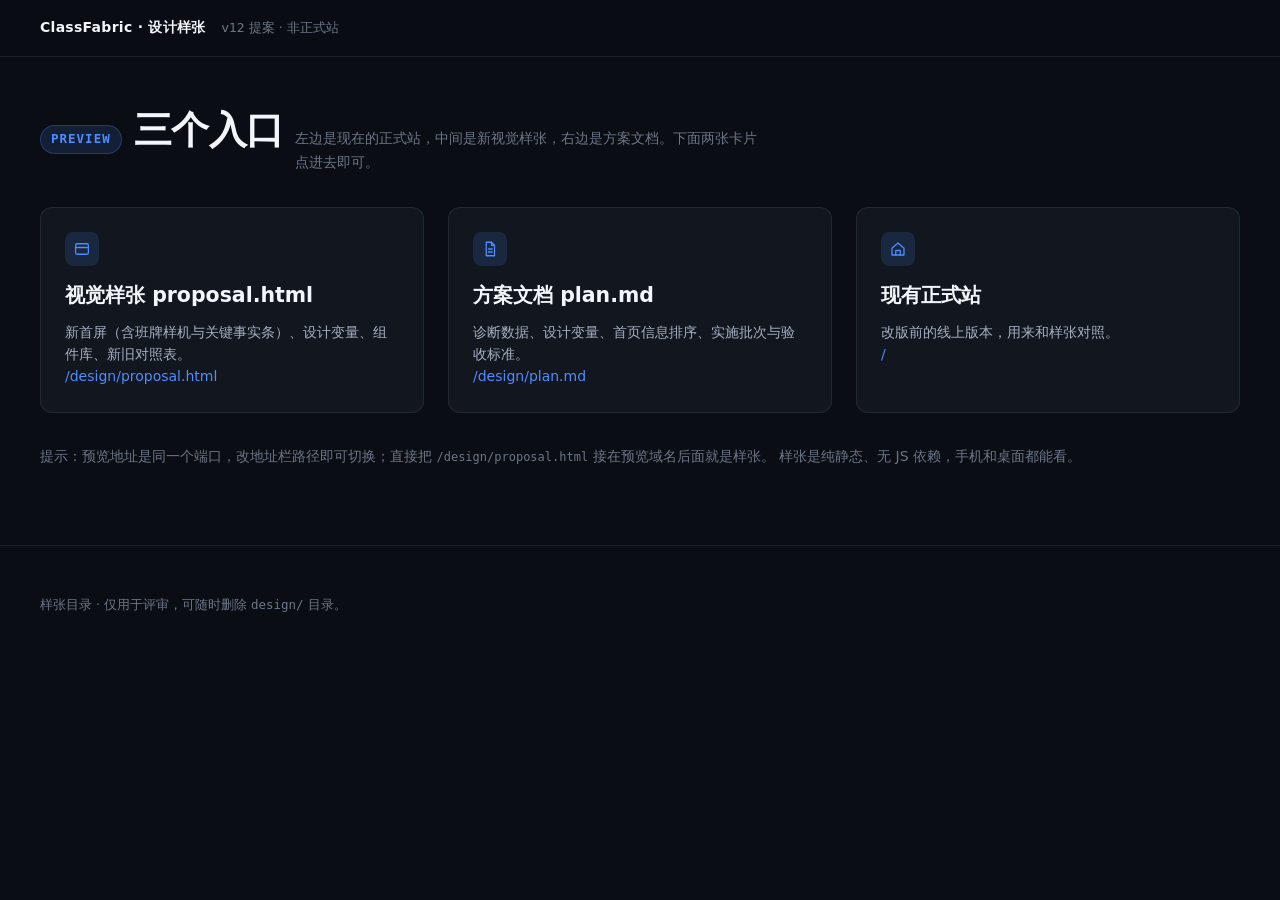
<file: design/index.html>
<!doctype html>
<html lang="zh-CN">
<head>
<meta charset="utf-8">
<meta name="viewport" content="width=device-width,initial-scale=1">
<title>ClassFabric · 设计样张目录</title>
<meta name="robots" content="noindex">
<link rel="stylesheet" href="/design/proto.css">
</head>
<body>

<header class="p-top">
  <div class="p-wrap">
    <b>ClassFabric · 设计样张</b>
    <span>v12 提案 · 非正式站</span>
  </div>
</header>

<section class="p-sec" style="border-top:0;padding-top:clamp(32px,4vw,56px)">
  <div class="p-wrap">
    <div class="p-sec-head">
      <span class="p-kicker">Preview</span>
      <h2>三个入口</h2>
      <p>左边是现在的正式站，中间是新视觉样张，右边是方案文档。下面两张卡片点进去即可。</p>
    </div>

    <div class="p-comps" style="grid-template-columns:repeat(auto-fit,minmax(300px,1fr))">

      <a class="p-card" href="/design/proposal.html" style="display:block">
        <div class="ico">
          <svg viewBox="0 0 24 24" fill="none" stroke="currentColor" stroke-width="1.7" stroke-linecap="round" stroke-linejoin="round"><rect x="3.5" y="5" width="17" height="14" rx="2"/><path d="M3.5 10h17"/></svg>
        </div>
        <h4>视觉样张 proposal.html</h4>
        <p>新首屏（含班牌样机与关键事实条）、设计变量、组件库、新旧对照表。<br><span style="color:var(--accent)">/design/proposal.html</span></p>
      </a>

      <a class="p-card" href="/design/plan.md" style="display:block">
        <div class="ico">
          <svg viewBox="0 0 24 24" fill="none" stroke="currentColor" stroke-width="1.7" stroke-linecap="round" stroke-linejoin="round"><path d="M7 3h7l4 4v14H7z"/><path d="M14 3v4h4M10 12h5M10 16h5"/></svg>
        </div>
        <h4>方案文档 plan.md</h4>
        <p>诊断数据、设计变量、首页信息排序、实施批次与验收标准。<br><span style="color:var(--accent)">/design/plan.md</span></p>
      </a>

      <a class="p-card" href="/" style="display:block">
        <div class="ico">
          <svg viewBox="0 0 24 24" fill="none" stroke="currentColor" stroke-width="1.7" stroke-linecap="round" stroke-linejoin="round"><path d="M4 11l8-7 8 7v9H4z"/><path d="M9 20v-6h6v6"/></svg>
        </div>
        <h4>现有正式站</h4>
        <p>改版前的线上版本，用来和样张对照。<br><span style="color:var(--accent)">/</span></p>
      </a>

    </div>

    <p style="margin-top:var(--s6);font-size:var(--fs-sm);color:var(--faint);line-height:1.7">
      提示：预览地址是同一个端口，改地址栏路径即可切换；直接把 <code style="font-family:var(--mono);font-size:12px">/design/proposal.html</code> 接在预览域名后面就是样张。
      样张是纯静态、无 JS 依赖，手机和桌面都能看。
    </p>
  </div>
</section>

<footer class="p-foot">
  <div class="p-wrap">样张目录 · 仅用于评审，可随时删除 <code style="font-family:var(--mono)">design/</code> 目录。</div>
</footer>

</body>
</html>
</file>
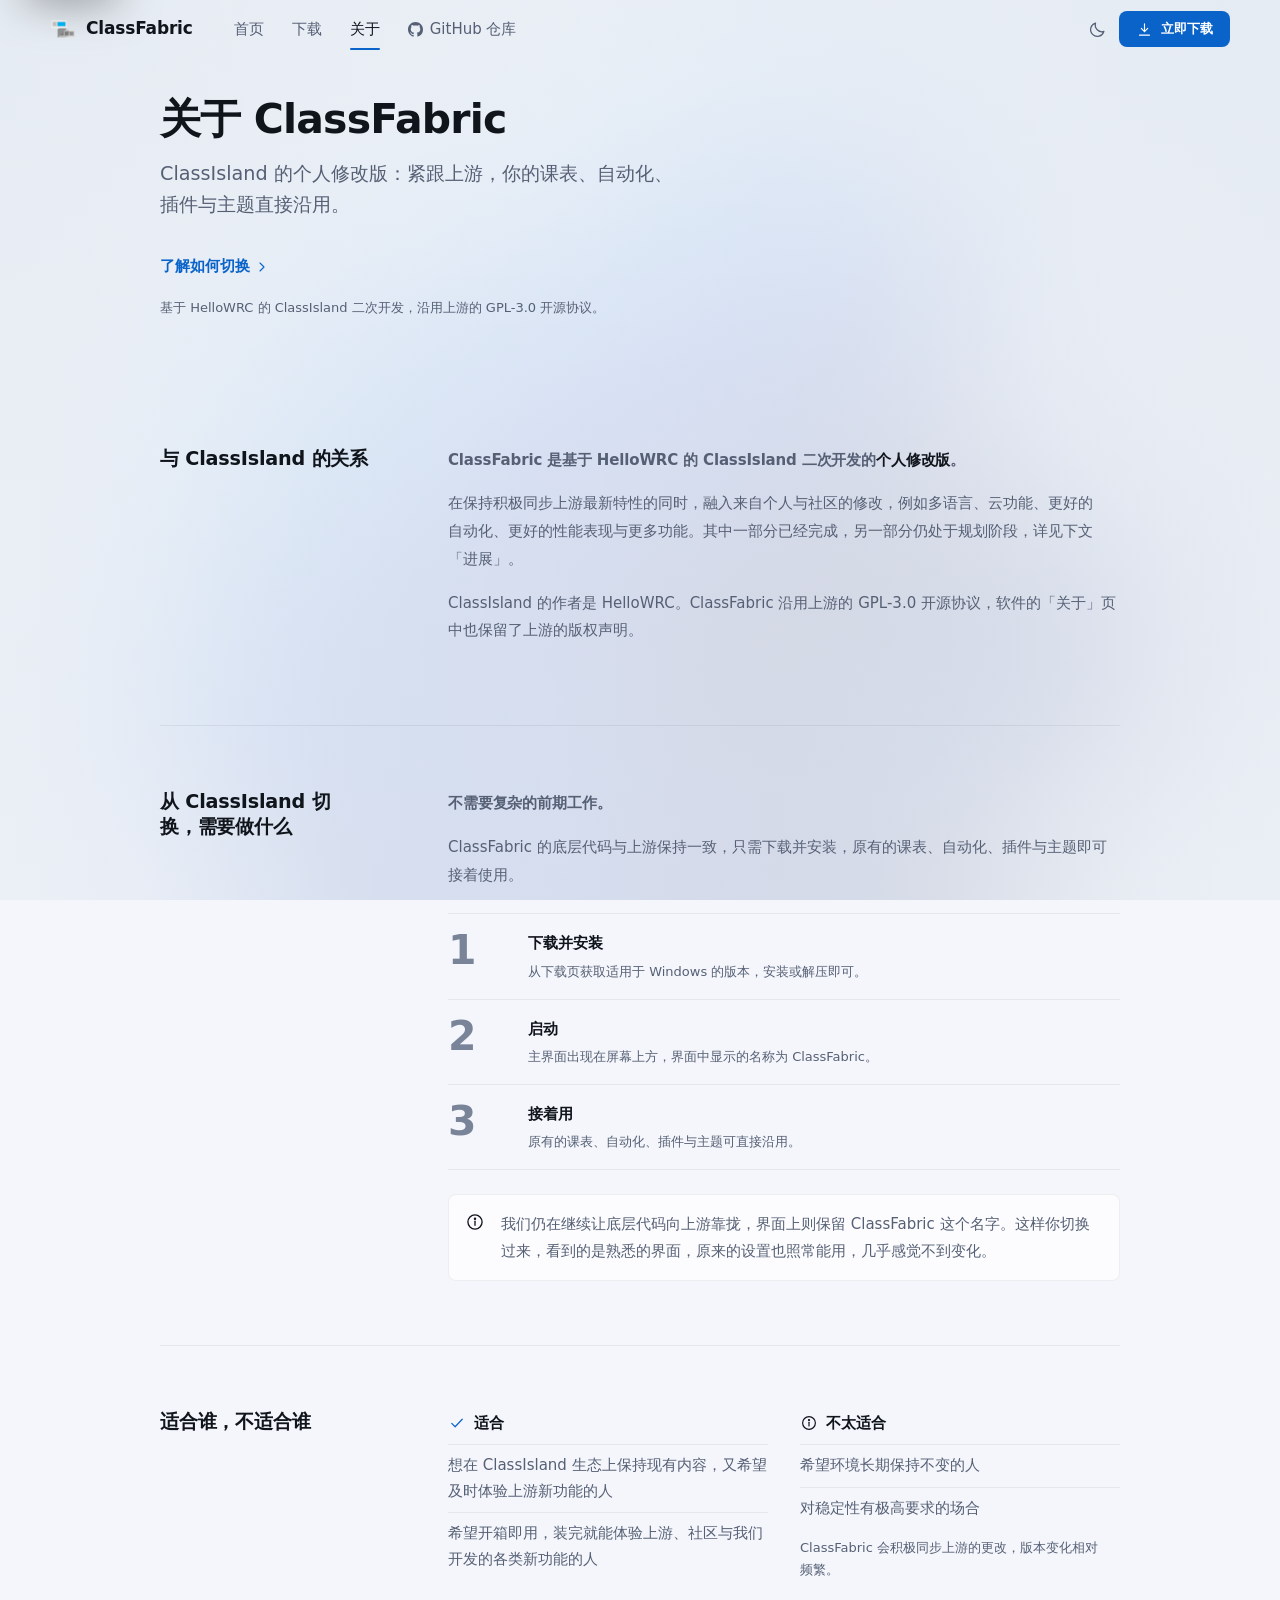
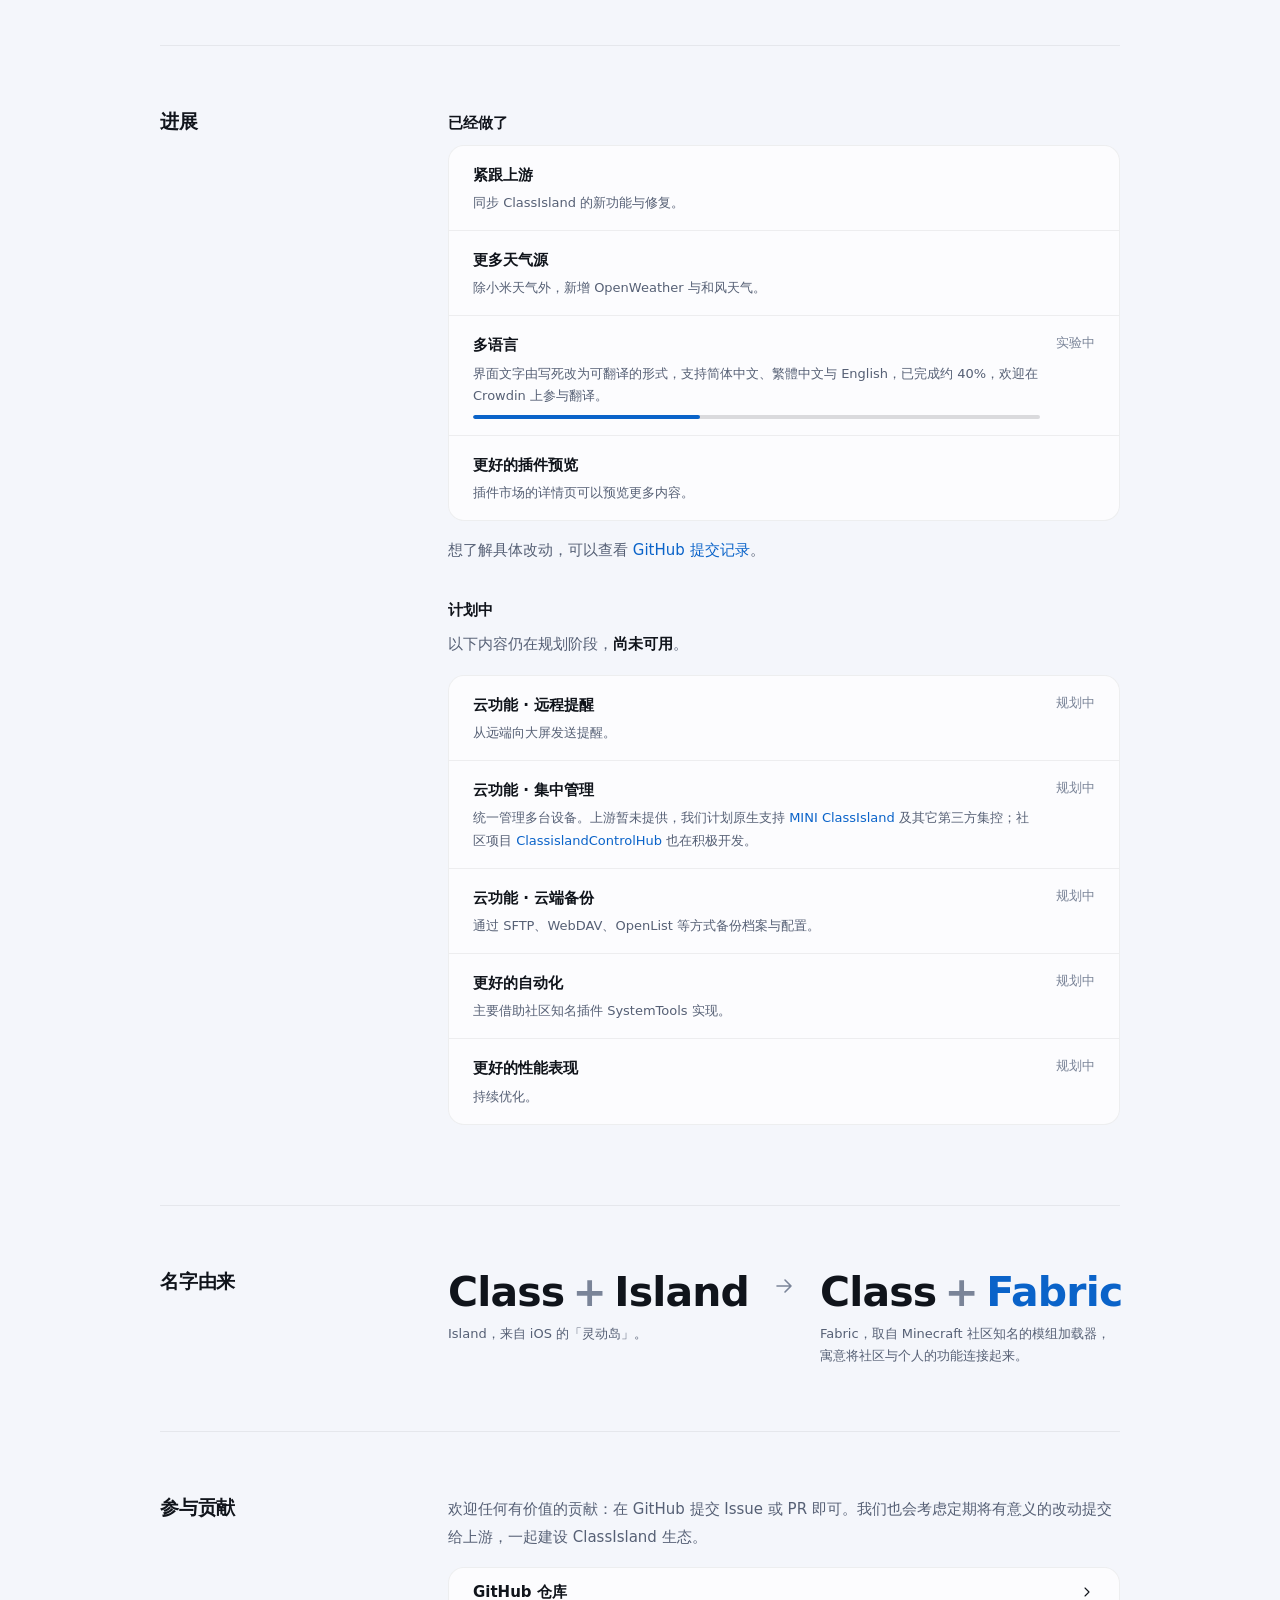
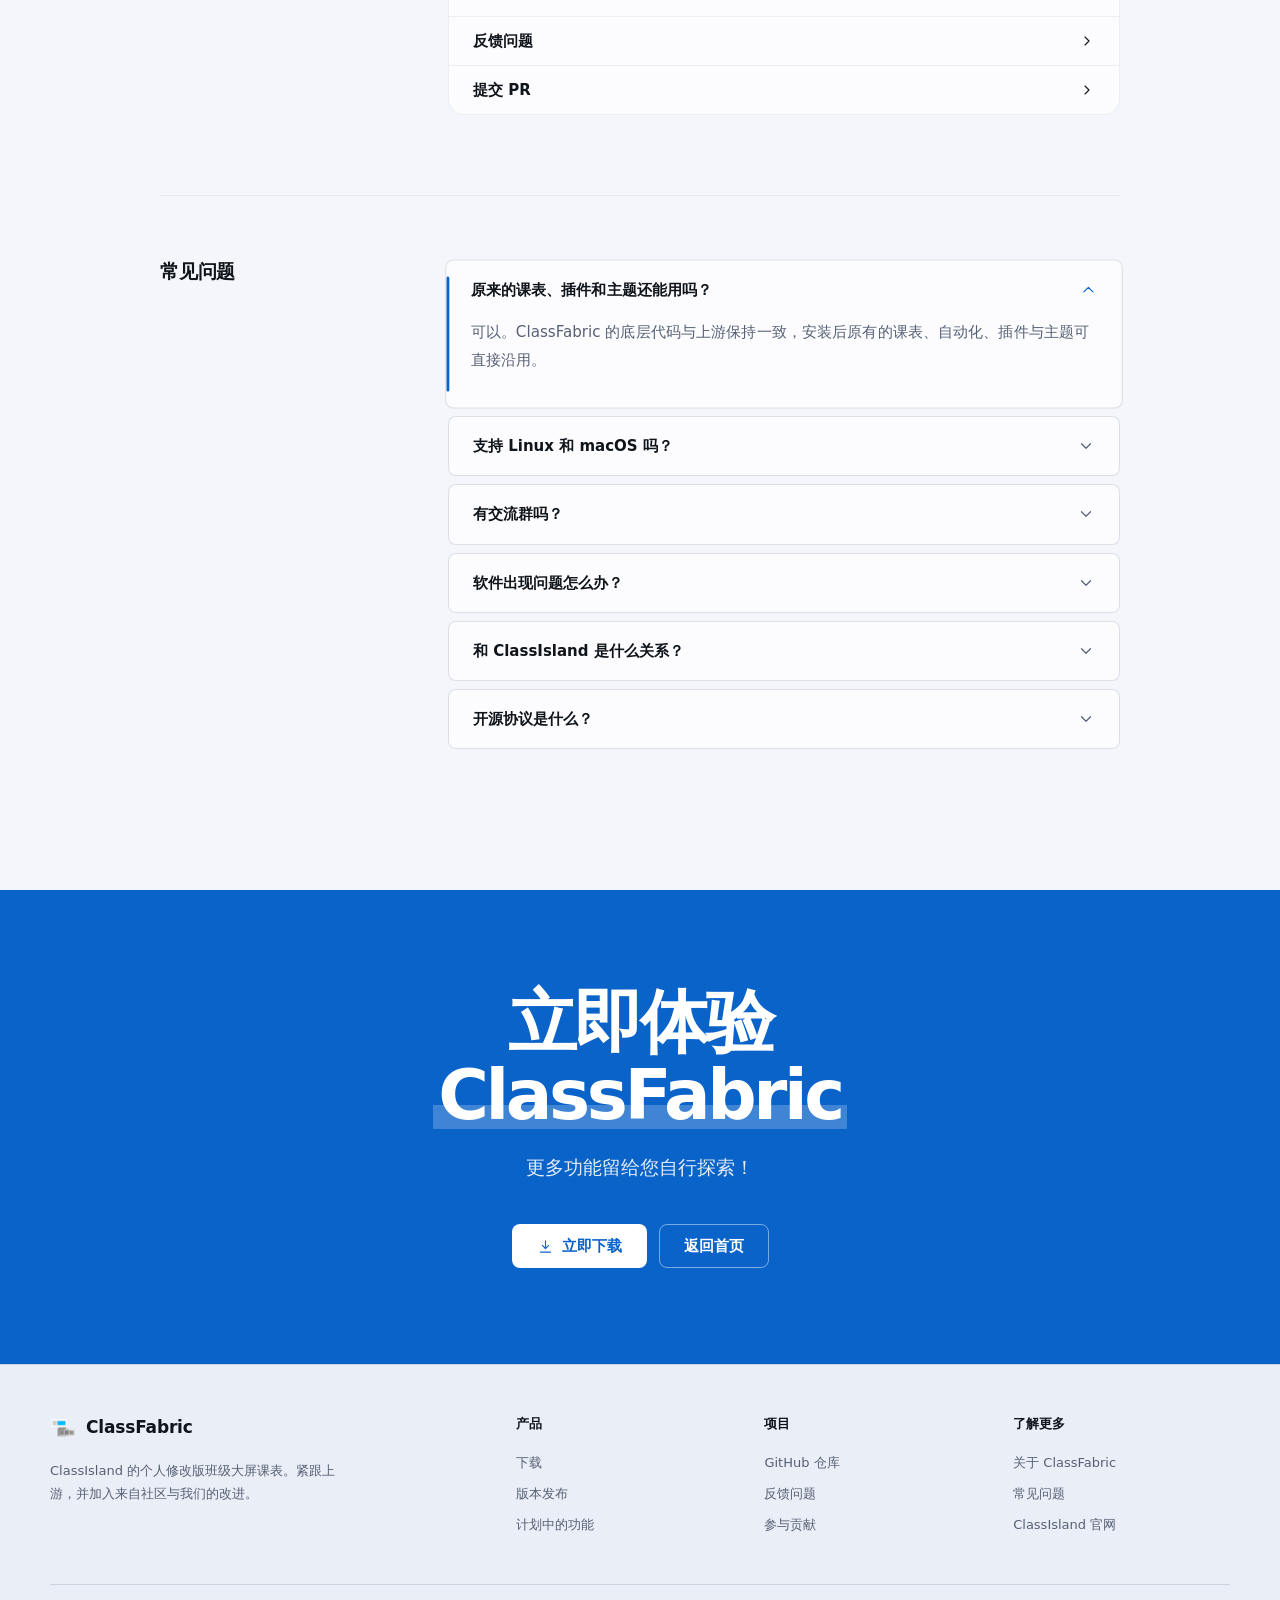
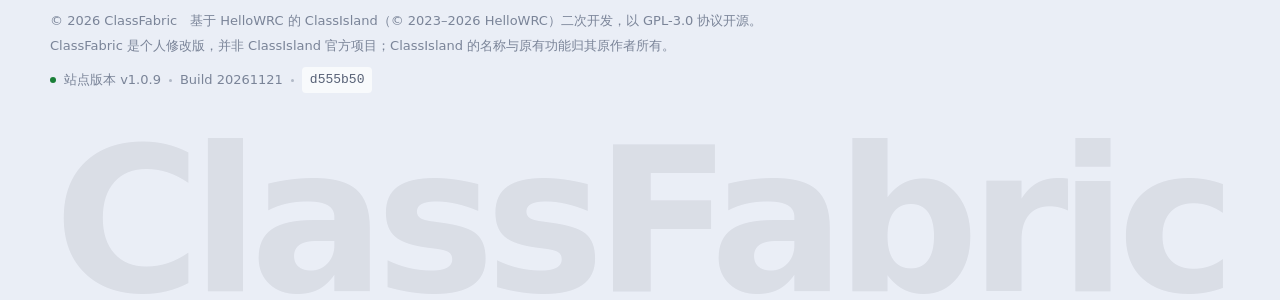
<file: about.html>
<!doctype html>
<html lang="zh-CN">
<head>
<meta charset="utf-8">
<meta name="viewport" content="width=device-width,initial-scale=1">
<title>关于 ClassFabric — 与 ClassIsland 的关系、计划与常见问题</title>
<meta name="description" content="ClassFabric 是 ClassIsland 的个人修改版。了解它与上游的关系、从 ClassIsland 切换需要做什么、已完成与计划中的功能，以及常见问题。">
<meta name="robots" content="index,follow,max-image-preview:large,max-snippet:-1,max-video-preview:-1">
<link rel="canonical" href="https://cf.ansoukin.top/about.html">
<link rel="alternate" hreflang="zh-CN" href="https://cf.ansoukin.top/about.html">
<link rel="alternate" hreflang="x-default" href="https://cf.ansoukin.top/about.html">
<meta name="application-name" content="ClassFabric">
<meta name="theme-color" content="#f4f6fb" media="(prefers-color-scheme: light)">
<meta name="theme-color" content="#141312" media="(prefers-color-scheme: dark)">
<link rel="icon" href="/favicon.ico" sizes="any">
<link rel="icon" type="image/png" sizes="192x192" href="/assets/img/icon-192.png">
<link rel="apple-touch-icon" href="/assets/img/icon-180.png">
<meta property="og:type" content="website">
<meta property="og:locale" content="zh_CN">
<meta property="og:site_name" content="ClassFabric">
<meta property="og:title" content="关于 ClassFabric — 与 ClassIsland 的关系、计划与常见问题">
<meta property="og:description" content="ClassFabric 是 ClassIsland 的个人修改版。了解它与上游的关系、从 ClassIsland 切换需要做什么、已完成与计划中的功能，以及常见问题。">
<meta property="og:url" content="https://cf.ansoukin.top/about.html">
<meta property="og:image" content="https://cf.ansoukin.top/assets/img/og.jpg">
<meta property="og:image:width" content="1200">
<meta property="og:image:height" content="630">
<meta property="og:image:alt" content="ClassFabric 班级大屏课表">
<meta name="twitter:card" content="summary_large_image">
<meta name="twitter:title" content="关于 ClassFabric — 与 ClassIsland 的关系、计划与常见问题">
<meta name="twitter:description" content="ClassFabric 是 ClassIsland 的个人修改版。了解它与上游的关系、从 ClassIsland 切换需要做什么、已完成与计划中的功能，以及常见问题。">
<meta name="twitter:image" content="https://cf.ansoukin.top/assets/img/og.jpg">
<meta name="color-scheme" content="dark light">
<script>document.documentElement.classList.add("js");try{var t=localStorage.getItem("cf_theme");if(t!=="light"&&t!=="dark")t=matchMedia("(prefers-color-scheme: light)").matches?"light":"dark";document.documentElement.dataset.theme=t}catch(e){}</script>
<link rel="stylesheet" href="/assets/css/site.css?v=d555b50">
<link rel="stylesheet" href="/assets/css/tokens.css?v=d555b50">
<link rel="stylesheet" href="/assets/css/materials.css?v=d555b50">
<link rel="stylesheet" href="/assets/css/nav.css?v=d555b50">
<link rel="stylesheet" href="/assets/css/base.css?v=d555b50">
<script type="application/ld+json">{"@context":"https://schema.org","@graph":[{"@type":"AboutPage","@id":"https://cf.ansoukin.top/about.html#page","url":"https://cf.ansoukin.top/about.html","name":"关于 ClassFabric — 与 ClassIsland 的关系、计划与常见问题","description":"ClassFabric 是 ClassIsland 的个人修改版。了解它与上游的关系、从 ClassIsland 切换需要做什么、已完成与计划中的功能，以及常见问题。","inLanguage":"zh-CN","isPartOf":{"@id":"https://cf.ansoukin.top/#website"},"primaryImageOfPage":{"@type":"ImageObject","url":"https://cf.ansoukin.top/assets/img/og.jpg","width":1200,"height":630},"about":{"@id":"https://cf.ansoukin.top/#app"},"breadcrumb":{"@id":"https://cf.ansoukin.top/about.html#crumb"}},{"@type":"BreadcrumbList","itemListElement":[{"@type":"ListItem","position":1,"name":"首页","item":"https://cf.ansoukin.top/"},{"@type":"ListItem","position":2,"name":"关于","item":"https://cf.ansoukin.top/about.html"}],"@id":"https://cf.ansoukin.top/about.html#crumb"},{"@type":"FAQPage","@id":"https://cf.ansoukin.top/about.html#faq","mainEntity":[{"@type":"Question","name":"原来的课表、插件和主题还能用吗？","acceptedAnswer":{"@type":"Answer","text":"可以。ClassFabric 的底层代码与上游保持一致，安装后原有的课表、自动化、插件与主题可直接沿用。"}},{"@type":"Question","name":"支持 Linux 和 macOS 吗？","acceptedAnswer":{"@type":"Answer","text":"目前仅提供 Windows 版本。代码中保留了相关支持，但我们暂无测试环境与精力维护，因此暂不提供官方构建。"}},{"@type":"Question","name":"有交流群吗？","acceptedAnswer":{"@type":"Answer","text":"暂时没有。ClassIsland 现有的 QQ 频道与群属于上游项目，ClassFabric 的问题请直接在 GitHub 提交 Issue。"}},{"@type":"Question","name":"软件出现问题怎么办？","acceptedAnswer":{"@type":"Answer","text":"可以先尝试内置的恢复模式：以安全模式启动、查看日志、恢复备份，必要时重置配置。仍无法解决，请在 GitHub 提交 Issue 并附上诊断信息。"}},{"@type":"Question","name":"和 ClassIsland 是什么关系？","acceptedAnswer":{"@type":"Answer","text":"ClassFabric 建立在 ClassIsland 之上，并持续同步上游，没有上游就没有它。可以把它看作一个「更早体验新功能，并带有额外改进」的选择。"}},{"@type":"Question","name":"开源协议是什么？","acceptedAnswer":{"@type":"Answer","text":"GPL-3.0，与上游一致。ClassIsland 的版权归 HelloWRC，ClassFabric 的改动版权归各自贡献者。"}}]}]}</script>
<link rel="stylesheet" href="/assets/css/tokens.css?v=d555b50">
<link rel="stylesheet" href="/assets/css/display.css?v=d555b50">
<link rel="stylesheet" href="/assets/css/about.css?v=d555b50">
<script type="speculationrules">{"prefetch":[{"source":"list","urls":["/","/download.html"]}]}</script>
<link rel="expect" href="#abtop" blocking="render">
</head>
<body>
<a class="skip" href="#main">跳到正文</a>
<header class="nav" id="nav"><div class="wrap"><a class="brand" href="/"><img src="/assets/img/icon-64.png" width="26" height="26" alt="">ClassFabric</a><nav class="links" id="links" aria-label="主导航"><a href="/">首页</a><a href="/download.html">下载</a><a href="/about.html" aria-current="page">关于</a><a class="ghl" href="https://github.com/Ansoukin/ClassFabric" rel="noopener"><svg class="ghi" viewBox="0 0 16 16" fill="currentColor" stroke="none"><path d="M8 0C3.58 0 0 3.58 0 8c0 3.54 2.29 6.53 5.47 7.59.4.07.55-.17.55-.38 0-.19-.01-.82-.01-1.49-2.01.37-2.53-.49-2.69-.94-.09-.23-.48-.94-.82-1.13-.28-.15-.68-.52-.01-.53.63-.01 1.08.58 1.23.82.72 1.21 1.87.87 2.33.66.07-.52.28-.87.51-1.07-1.78-.2-3.64-.89-3.64-3.95 0-.87.31-1.59.82-2.15-.08-.2-.36-1.02.08-2.12 0 0 .67-.21 2.2.82.64-.18 1.32-.27 2-.27.68 0 1.36.09 2 .27 1.53-1.04 2.2-.82 2.2-.82.44 1.1.16 1.92.08 2.12.51.56.82 1.27.82 2.15 0 3.07-1.87 3.75-3.65 3.95.29.25.54.73.54 1.48 0 1.07-.01 1.93-.01 2.2 0 .21.15.46.55.38A8.013 8.013 0 0016 8c0-4.42-3.58-8-8-8z"/></svg>GitHub 仓库</a><a class="btn blue nav-cta" href="/download.html"><svg viewBox="0 0 24 24" aria-hidden="true"><path d="M12 4v11m0 0l-4.5-4.5M12 15l4.5-4.5M5 20h14"/></svg>立即下载</a></nav><div class="tools"><button type="button" class="ibtn" id="theme" aria-label="切换主题"><svg class="i-moon" viewBox="0 0 24 24" aria-hidden="true"><path d="M20 14.5A8.5 8.5 0 019.5 4 8.5 8.5 0 1020 14.5z"/></svg><svg class="i-sun" viewBox="0 0 24 24" aria-hidden="true"><circle cx="12" cy="12" r="4"/><path d="M12 2v2M12 20v2M2 12h2M20 12h2M4.9 4.9l1.4 1.4M17.7 17.7l1.4 1.4M4.9 19.1l1.4-1.4M17.7 6.3l1.4-1.4"/></svg></button><a class="btn blue sm" href="/download.html"><svg viewBox="0 0 24 24" aria-hidden="true"><path d="M12 4v11m0 0l-4.5-4.5M12 15l4.5-4.5M5 20h14"/></svg>立即下载</a><button type="button" class="ibtn menu-btn" id="menu" aria-label="打开菜单" aria-expanded="false" aria-controls="links"><svg class="i-open" viewBox="0 0 24 24" aria-hidden="true"><path d="M4 7h16M4 12h16M4 17h16"/></svg><svg class="i-close" viewBox="0 0 24 24" aria-hidden="true"><path d="M6 6l12 12M18 6L6 18"/></svg></button></div></div></header>
<main id="main" tabindex="-1" class="ab-wrap"><div class="ab-w"><header class="ab-top" id="abtop"><div class="ab-copy"><h1 class="rv">关于 ClassFabric</h1><p class="ab-lead"><span>ClassIsland 的个人修改版：</span><span>紧跟上游，</span><span>你的课表、</span><span>自动化、</span><span>插件与主题</span><span>直接沿用。</span></p><a class="ab-link" href="#switch">了解如何切换<svg viewBox="0 0 24 24" aria-hidden="true"><path d="M9 6l6 6-6 6"/></svg></a><p class="ab-line">基于 HelloWRC 的 ClassIsland 二次开发，沿用上游的 GPL-3.0 开源协议。</p></div></header></div><div class="ab-bar"><nav class="ab-nav ab-w" id="abNav" aria-label="本页目录"><a href="#relation">关系</a><a href="#switch">切换</a><a href="#fit">适合谁</a><a href="#progress">进展</a><a href="#name">名字由来</a><a href="#join">参与</a><a href="#faq">常见问题</a></nav></div><div class="ab-w"><section class="ab-sec rv" id="relation"><h2>与 ClassIsland 的关系</h2><div class="ab-body"><p class="ab-q">ClassFabric 是基于 HelloWRC 的 ClassIsland 二次开发的<strong>个人修改版</strong>。</p><p>在保持积极同步上游最新特性的同时，融入来自个人与社区的修改，例如多语言、云功能、更好的自动化、更好的性能表现与更多功能。其中一部分已经完成，另一部分仍处于规划阶段，详见下文「进展」。</p><p>ClassIsland 的作者是 HelloWRC。ClassFabric 沿用上游的 GPL-3.0 开源协议，软件的「关于」页中也保留了上游的版权声明。</p></div></section><section class="ab-sec rv" id="switch"><h2>从 ClassIsland 切换，需要做什么</h2><div class="ab-body"><p class="ab-q">不需要复杂的前期工作。</p><p>ClassFabric 的底层代码与上游保持一致，只需下载并安装，原有的课表、自动化、插件与主题即可接着使用。</p><ol class="ab-steps"><li class="ab-in" style="--i:0"><i>1</i><div><b>下载并安装</b><p>从下载页获取适用于 Windows 的版本，安装或解压即可。</p></div></li><li class="ab-in" style="--i:1"><i>2</i><div><b>启动</b><p>主界面出现在屏幕上方，界面中显示的名称为 ClassFabric。</p></div></li><li class="ab-in" style="--i:2"><i>3</i><div><b>接着用</b><p>原有的课表、自动化、插件与主题可直接沿用。</p></div></li></ol><div class="ab-info"><svg viewBox="0 0 24 24" aria-hidden="true"><circle cx="12" cy="12" r="8.5"/><path d="M12 11v5"/><circle cx="12" cy="8" r=".7" fill="currentColor"/></svg><p>我们仍在继续让底层代码向上游靠拢，界面上则保留 ClassFabric 这个名字。这样你切换过来，看到的是熟悉的界面，原来的设置也照常能用，几乎感觉不到变化。</p></div></div></section><section class="ab-sec rv" id="fit"><h2>适合谁，不适合谁</h2><div class="ab-body"><div class="ab-fit"><div class="yes"><h3><svg viewBox="0 0 24 24" aria-hidden="true"><path d="M5 12.5l4.5 4.5L19 7"/></svg>适合</h3><ul><li>想在 ClassIsland 生态上保持现有内容，又希望及时体验上游新功能的人</li><li>希望开箱即用，装完就能体验上游、社区与我们开发的各类新功能的人</li></ul></div><div class="no"><h3><svg viewBox="0 0 24 24" aria-hidden="true"><circle cx="12" cy="12" r="8.5"/><path d="M12 11v5"/><circle cx="12" cy="8" r=".7" fill="currentColor"/></svg>不太适合</h3><ul><li>希望环境长期保持不变的人</li><li>对稳定性有极高要求的场合</li></ul><p>ClassFabric 会积极同步上游的更改，版本变化相对频繁。</p></div></div></div></section><section class="ab-sec rv" id="progress"><h2>进展</h2><div class="ab-body"><h3 class="ab-gh">已经做了</h3><ul class="ab-list"><li class="ab-in" style="--i:0"><div><b>紧跟上游</b><p>同步 ClassIsland 的新功能与修复。</p></div></li><li class="ab-in" style="--i:1"><div><b>更多天气源</b><p>除小米天气外，新增 OpenWeather 与和风天气。</p></div></li><li class="ab-in" style="--i:2"><div><b>多语言</b><p>界面文字由写死改为可翻译的形式，支持简体中文、繁體中文与 English，已完成约 40%，欢迎在 Crowdin 上参与翻译。</p><div class="ab-pb"><i></i></div></div><span class="ab-st">实验中</span></li><li class="ab-in" style="--i:3"><div><b>更好的插件预览</b><p>插件市场的详情页可以预览更多内容。</p></div></li></ul><p>想了解具体改动，可以查看 <a href="https://github.com/Ansoukin/ClassFabric/commits/main" rel="noopener">GitHub 提交记录</a>。</p><h3 class="ab-gh">计划中</h3><p>以下内容仍在规划阶段，<strong>尚未可用</strong>。</p><ul class="ab-list"><li class="ab-in" style="--i:4"><div><b>云功能 · 远程提醒</b><p>从远端向大屏发送提醒。</p></div><span class="ab-st">规划中</span></li><li class="ab-in" style="--i:5"><div><b>云功能 · 集中管理</b><p>统一管理多台设备。上游暂未提供，我们计划原生支持 <a href="https://miniclassisland.com/" rel="noopener">MINI ClassIsland</a> 及其它第三方集控；社区项目 <a href="https://github.com/1sIancl/ClassislandControlHub" rel="noopener">ClassislandControlHub</a> 也在积极开发。</p></div><span class="ab-st">规划中</span></li><li class="ab-in" style="--i:6"><div><b>云功能 · 云端备份</b><p>通过 SFTP、WebDAV、OpenList 等方式备份档案与配置。</p></div><span class="ab-st">规划中</span></li><li class="ab-in" style="--i:7"><div><b>更好的自动化</b><p>主要借助社区知名插件 SystemTools 实现。</p></div><span class="ab-st">规划中</span></li><li class="ab-in" style="--i:8"><div><b>更好的性能表现</b><p>持续优化。</p></div><span class="ab-st">规划中</span></li></ul></div></section><section class="ab-sec rv" id="name"><h2>名字由来</h2><div class="ab-body"><div class="ab-name"><div class="ab-in" style="--i:0"><div class="ab-eq">Class<i>+</i>Island</div><p>Island，来自 iOS 的「灵动岛」。</p></div><div class="ab-ar ab-in" style="--i:3" aria-hidden="true"><svg viewBox="0 0 24 24"><path d="M5 12h14M13 6l6 6-6 6"/></svg></div><div class="ab-in" style="--i:6"><div class="ab-eq">Class<i>+</i><span class="f">Fabric</span></div><p>Fabric，取自 Minecraft 社区知名的模组加载器，寓意将社区与个人的功能连接起来。</p></div></div></div></section><section class="ab-sec rv" id="join"><h2>参与贡献</h2><div class="ab-body"><p>欢迎任何有价值的贡献：在 GitHub 提交 Issue 或 PR 即可。我们也会考虑定期将有意义的改动提交给上游，一起建设 ClassIsland 生态。</p><ul class="ab-list ab-go"><li class="ab-in" style="--i:0"><a class="ab-row" href="https://github.com/Ansoukin/ClassFabric" rel="noopener">GitHub 仓库<svg viewBox="0 0 24 24" aria-hidden="true"><path d="M9 6l6 6-6 6"/></svg></a></li><li class="ab-in" style="--i:1"><a class="ab-row" href="https://github.com/Ansoukin/ClassFabric/issues" rel="noopener">反馈问题<svg viewBox="0 0 24 24" aria-hidden="true"><path d="M9 6l6 6-6 6"/></svg></a></li><li class="ab-in" style="--i:2"><a class="ab-row" href="https://github.com/Ansoukin/ClassFabric/pulls" rel="noopener">提交 PR<svg viewBox="0 0 24 24" aria-hidden="true"><path d="M9 6l6 6-6 6"/></svg></a></li></ul></div></section><section class="ab-sec rv" id="faq"><h2>常见问题</h2><div class="ab-body"><div class="faq"><div class="acc" data-acc><div class="acc-i"><h3><button type="button" id="fqb0" aria-expanded="false" aria-controls="fqp0"><span>原来的课表、插件和主题还能用吗？</span><svg viewBox="0 0 24 24" aria-hidden="true"><path d="M6 9l6 6 6-6"/></svg></button></h3><div class="acc-p" id="fqp0" role="region" aria-labelledby="fqb0"><div><p>可以。ClassFabric 的底层代码与上游保持一致，安装后原有的课表、自动化、插件与主题可直接沿用。</p></div></div></div><div class="acc-i"><h3><button type="button" id="fqb1" aria-expanded="false" aria-controls="fqp1"><span>支持 Linux 和 macOS 吗？</span><svg viewBox="0 0 24 24" aria-hidden="true"><path d="M6 9l6 6 6-6"/></svg></button></h3><div class="acc-p" id="fqp1" role="region" aria-labelledby="fqb1"><div><p>目前仅提供 Windows 版本。代码中保留了相关支持，但我们暂无测试环境与精力维护，因此暂不提供官方构建。</p></div></div></div><div class="acc-i"><h3><button type="button" id="fqb2" aria-expanded="false" aria-controls="fqp2"><span>有交流群吗？</span><svg viewBox="0 0 24 24" aria-hidden="true"><path d="M6 9l6 6 6-6"/></svg></button></h3><div class="acc-p" id="fqp2" role="region" aria-labelledby="fqb2"><div><p>暂时没有。ClassIsland 现有的 QQ 频道与群属于上游项目，ClassFabric 的问题请直接在 GitHub 提交 Issue。</p></div></div></div><div class="acc-i"><h3><button type="button" id="fqb3" aria-expanded="false" aria-controls="fqp3"><span>软件出现问题怎么办？</span><svg viewBox="0 0 24 24" aria-hidden="true"><path d="M6 9l6 6 6-6"/></svg></button></h3><div class="acc-p" id="fqp3" role="region" aria-labelledby="fqb3"><div><p>可以先尝试内置的恢复模式：以安全模式启动、查看日志、恢复备份，必要时重置配置。仍无法解决，请在 GitHub 提交 Issue 并附上诊断信息。</p></div></div></div><div class="acc-i"><h3><button type="button" id="fqb4" aria-expanded="false" aria-controls="fqp4"><span>和 ClassIsland 是什么关系？</span><svg viewBox="0 0 24 24" aria-hidden="true"><path d="M6 9l6 6 6-6"/></svg></button></h3><div class="acc-p" id="fqp4" role="region" aria-labelledby="fqb4"><div><p>ClassFabric 建立在 ClassIsland 之上，并持续同步上游，没有上游就没有它。可以把它看作一个「更早体验新功能，并带有额外改进」的选择。</p></div></div></div><div class="acc-i"><h3><button type="button" id="fqb5" aria-expanded="false" aria-controls="fqp5"><span>开源协议是什么？</span><svg viewBox="0 0 24 24" aria-hidden="true"><path d="M6 9l6 6 6-6"/></svg></button></h3><div class="acc-p" id="fqp5" role="region" aria-labelledby="fqb5"><div><p>GPL-3.0，与上游一致。ClassIsland 的版权归 HelloWRC，ClassFabric 的改动版权归各自贡献者。</p></div></div></div></div></div></div></section></div></main><section class="final3"><div class="wrap"><h2 class="rv">立即体验<br><span class="g">ClassFabric</span></h2><p class="rv d1">更多功能留给您自行探索！</p><div class="cta rv d2"><a class="btn blue" href="/download.html"><svg viewBox="0 0 24 24" aria-hidden="true"><path d="M12 4v11m0 0l-4.5-4.5M12 15l4.5-4.5M5 20h14"/></svg>立即下载</a><a class="btn glass" href="/">返回首页</a></div></div></section>
<footer class="foot"><div class="wrap"><div class="cols"><div><a class="brand" href="/"><img src="/assets/img/icon-64.png" width="26" height="26" alt="">ClassFabric</a><p class="about">ClassIsland 的个人修改版班级大屏课表。紧跟上游，并加入来自社区与我们的改进。</p></div><div><h2 class="fh">产品</h2><ul><li><a href="/download.html">下载</a></li><li><a href="https://github.com/Ansoukin/ClassFabric/releases" rel="noopener">版本发布</a></li><li><a href="/about.html#planned">计划中的功能</a></li></ul></div><div><h2 class="fh">项目</h2><ul><li><a href="https://github.com/Ansoukin/ClassFabric" rel="noopener">GitHub 仓库</a></li><li><a href="https://github.com/Ansoukin/ClassFabric/issues" rel="noopener">反馈问题</a></li><li><a href="/about.html#join">参与贡献</a></li></ul></div><div><h2 class="fh">了解更多</h2><ul><li><a href="/about.html">关于 ClassFabric</a></li><li><a href="/about.html#faq">常见问题</a></li><li><a href="https://classisland.tech" rel="noopener">ClassIsland 官网</a></li></ul></div></div><div class="legal">© 2026 ClassFabric　基于 HelloWRC 的 ClassIsland（© 2023–2026 HelloWRC）二次开发，以 GPL-3.0 协议开源。<br>ClassFabric 是个人修改版，并非 ClassIsland 官方项目；ClassIsland 的名称与原有功能归其原作者所有。</div><div class="bld" title="V1.0.9 发布于 2026-11-21"><span class="dot"></span><span>站点版本 v1.0.9</span><i></i><span>Build 20261121</span><i></i><code>d555b50</code></div></div><div class="foot-mark" aria-hidden="true">ClassFabric</div></footer>
<script src="/assets/js/site.js?v=d555b50" defer></script>
<script src="/assets/js/fx.js?v=d555b50" defer></script>
<script src="/assets/js/about.js?v=d555b50" defer></script>
</body>
</html>
</file>
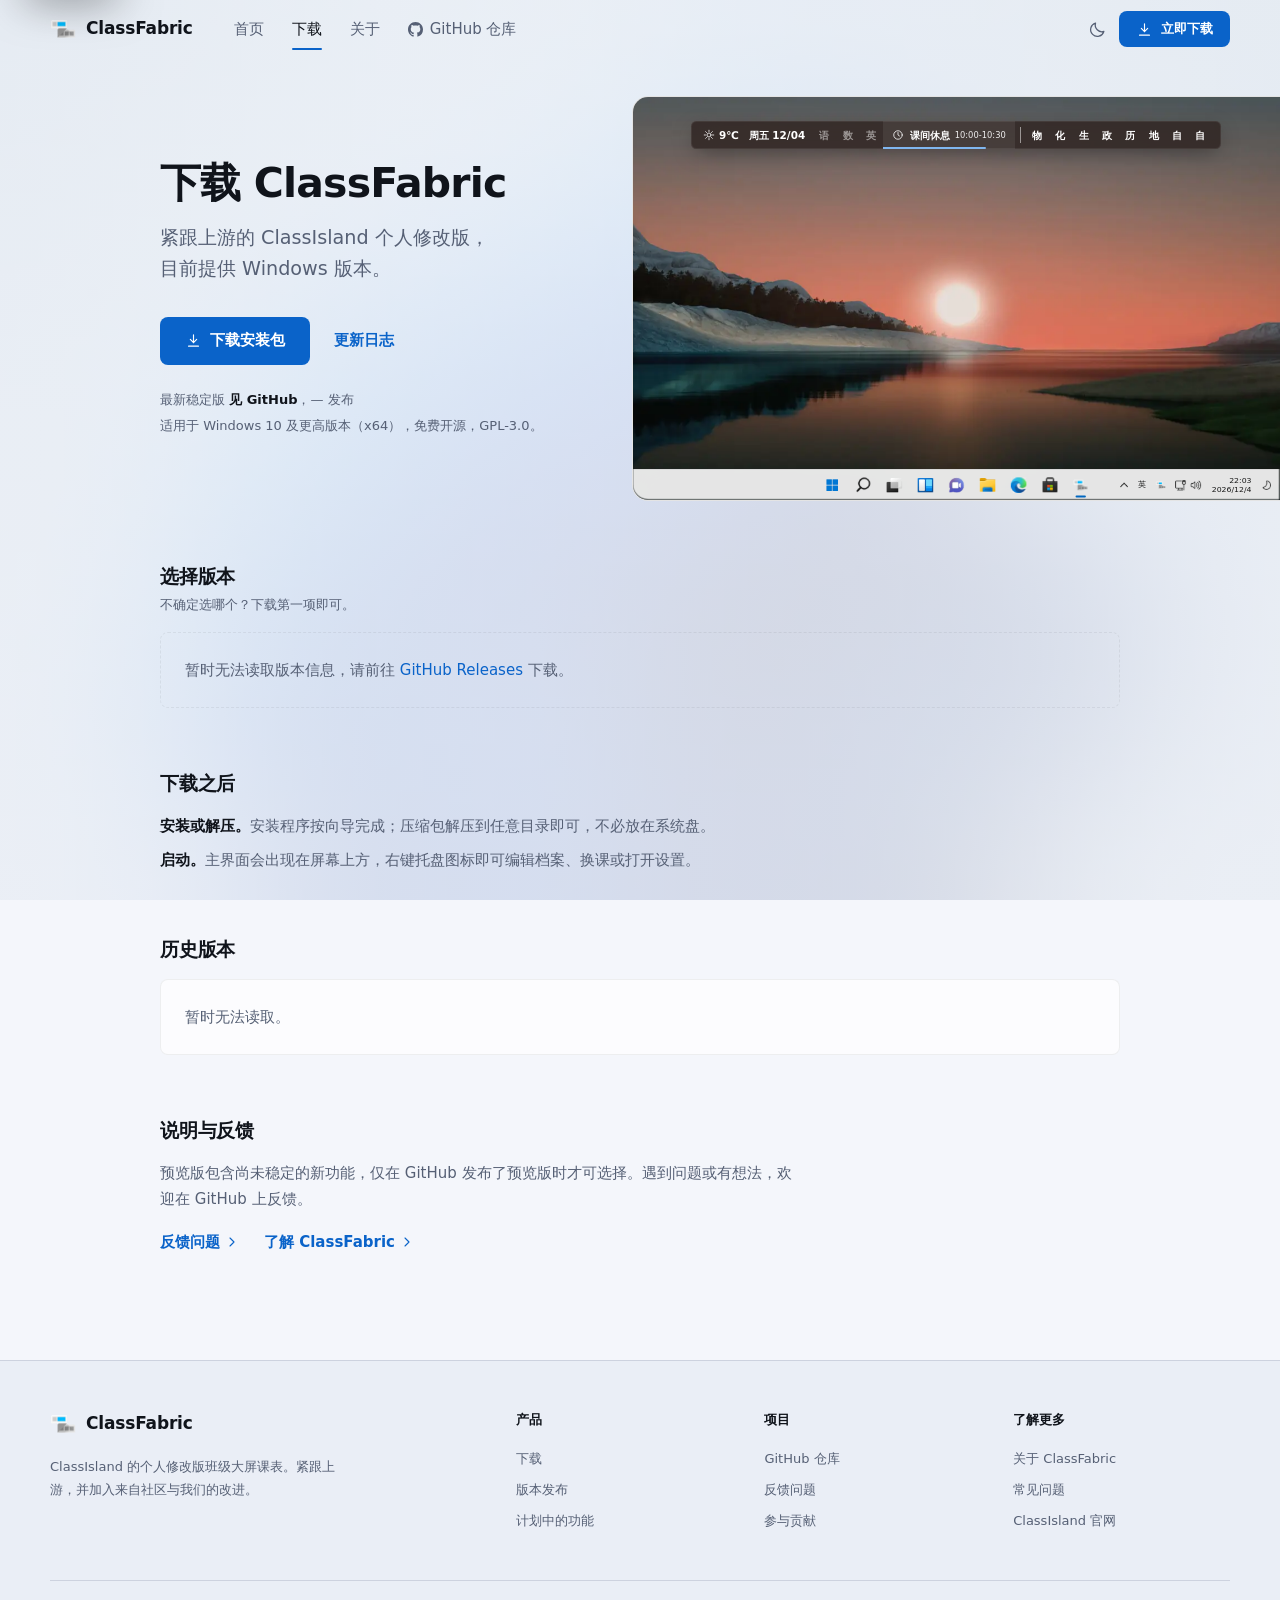
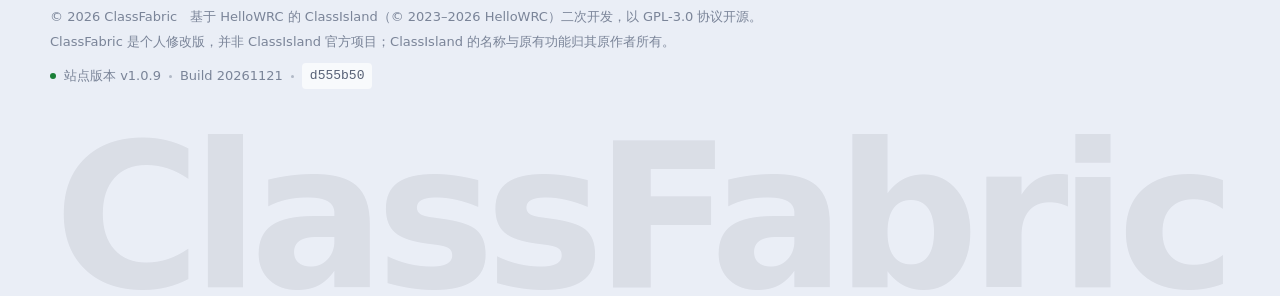
<file: download.html>
<!doctype html>
<html lang="zh-CN">
<head>
<meta charset="utf-8">
<meta name="viewport" content="width=device-width,initial-scale=1">
<title>下载 ClassFabric（Windows 版）— 免费 · 开源</title>
<meta name="description" content="下载 ClassFabric：ClassIsland 的个人修改版班级大屏课表。提供安装程序与免安装版，支持 Windows 10 及更高版本，免费开源，自动选择适合你设备的版本。">
<meta name="robots" content="index,follow,max-image-preview:large,max-snippet:-1,max-video-preview:-1">
<link rel="canonical" href="https://cf.ansoukin.top/download.html">
<link rel="alternate" hreflang="zh-CN" href="https://cf.ansoukin.top/download.html">
<link rel="alternate" hreflang="x-default" href="https://cf.ansoukin.top/download.html">
<meta name="application-name" content="ClassFabric">
<meta name="theme-color" content="#f4f6fb" media="(prefers-color-scheme: light)">
<meta name="theme-color" content="#141312" media="(prefers-color-scheme: dark)">
<link rel="icon" href="/favicon.ico" sizes="any">
<link rel="icon" type="image/png" sizes="192x192" href="/assets/img/icon-192.png">
<link rel="apple-touch-icon" href="/assets/img/icon-180.png">
<meta property="og:type" content="website">
<meta property="og:locale" content="zh_CN">
<meta property="og:site_name" content="ClassFabric">
<meta property="og:title" content="下载 ClassFabric（Windows 版）— 免费 · 开源">
<meta property="og:description" content="下载 ClassFabric：ClassIsland 的个人修改版班级大屏课表。提供安装程序与免安装版，支持 Windows 10 及更高版本，免费开源，自动选择适合你设备的版本。">
<meta property="og:url" content="https://cf.ansoukin.top/download.html">
<meta property="og:image" content="https://cf.ansoukin.top/assets/img/og.jpg">
<meta property="og:image:width" content="1200">
<meta property="og:image:height" content="630">
<meta property="og:image:alt" content="ClassFabric 班级大屏课表">
<meta name="twitter:card" content="summary_large_image">
<meta name="twitter:title" content="下载 ClassFabric（Windows 版）— 免费 · 开源">
<meta name="twitter:description" content="下载 ClassFabric：ClassIsland 的个人修改版班级大屏课表。提供安装程序与免安装版，支持 Windows 10 及更高版本，免费开源，自动选择适合你设备的版本。">
<meta name="twitter:image" content="https://cf.ansoukin.top/assets/img/og.jpg">
<meta name="color-scheme" content="dark light">
<script>document.documentElement.classList.add("js");try{var t=localStorage.getItem("cf_theme");if(t!=="light"&&t!=="dark")t=matchMedia("(prefers-color-scheme: light)").matches?"light":"dark";document.documentElement.dataset.theme=t}catch(e){}</script>
<script>window.cfWpPre=2;(function () { var W = { lake: 'd', pine: 'dt', dune: 'd', dawn: 't', ember: 'tn', bloom: 'n' }; var L = { lake: 1, pine: 1, dawn: 1, dune: 1 }; var d = document.documentElement, h = new Date().getHours(); var ph = h >= 7 && h < 17 ? 'd' : (h >= 5 && h < 7) || (h >= 17 && h < 19) ? 't' : 'n'; var last = ''; try { last = localStorage.getItem('cf_wp') || ''; } catch (e) { } var mode = Math.random() < .5 ? 'time' : 'random'; var pool = Object.keys(W).filter(function (x) { return mode === 'random' || W[x].indexOf(ph) > -1; }); var q = pool.filter(function (x) { return x !== last; }); if (!q.length) q = pool; var k = q[Math.floor(Math.random() * q.length)]; try { localStorage.setItem('cf_wp', k); } catch (e) { } var big = '/assets/img/wp/' + k + (window.cfWpS ? '' : '-l') + '.webp'; d.style.setProperty('--wp', 'url(/assets/img/wp/' + k + '.webp)'); d.style.setProperty('--wpl', 'url(' + big + ')'); d.dataset.wp = k; d.dataset.wpi = L[k] ? 'light' : 'dark'; d.dataset.wpm = mode; d.dataset.wpt = ph; window.cfWp = { key: k, mode: mode, phase: ph }; if (window.cfWpPre) { var l = document.createElement('link'); l.rel = 'preload'; l.as = 'image'; l.type = 'image/webp'; l.href = window.cfWpPre === 2 ? '/assets/img/wp/' + k + '.webp' : big; l.setAttribute('fetchpriority', 'high'); document.head.appendChild(l); } })();</script>
<link rel="stylesheet" href="/assets/css/site.css?v=d555b50">
<link rel="stylesheet" href="/assets/css/tokens.css?v=d555b50">
<link rel="stylesheet" href="/assets/css/materials.css?v=d555b50">
<link rel="stylesheet" href="/assets/css/nav.css?v=d555b50">
<link rel="stylesheet" href="/assets/css/base.css?v=d555b50">
<script type="application/ld+json">{"@context":"https://schema.org","@graph":[{"@type":"WebPage","@id":"https://cf.ansoukin.top/download.html#page","url":"https://cf.ansoukin.top/download.html","name":"下载 ClassFabric（Windows 版）— 免费 · 开源","description":"下载 ClassFabric：ClassIsland 的个人修改版班级大屏课表。提供安装程序与免安装版，支持 Windows 10 及更高版本，免费开源，自动选择适合你设备的版本。","inLanguage":"zh-CN","isPartOf":{"@id":"https://cf.ansoukin.top/#website"},"primaryImageOfPage":{"@type":"ImageObject","url":"https://cf.ansoukin.top/assets/img/og.jpg","width":1200,"height":630},"about":{"@id":"https://cf.ansoukin.top/#app"},"breadcrumb":{"@id":"https://cf.ansoukin.top/download.html#crumb"}},{"@type":"BreadcrumbList","itemListElement":[{"@type":"ListItem","position":1,"name":"首页","item":"https://cf.ansoukin.top/"},{"@type":"ListItem","position":2,"name":"下载","item":"https://cf.ansoukin.top/download.html"}],"@id":"https://cf.ansoukin.top/download.html#crumb"},{"@type":"SoftwareApplication","@id":"https://cf.ansoukin.top/#app","name":"ClassFabric","operatingSystem":"Windows 10, Windows 11","applicationCategory":"EducationalApplication","downloadUrl":"https://cf.ansoukin.top/download.html","offers":{"@type":"Offer","price":"0","priceCurrency":"CNY"}}]}</script>
<link rel="preconnect" href="https://api.github.com" crossorigin>
<link rel="stylesheet" href="/assets/css/tokens.css?v=d555b50">
<link rel="stylesheet" href="/assets/css/display.css?v=d555b50">
<link rel="stylesheet" href="/assets/css/dl.css?v=d555b50">
<link rel="stylesheet" href="/assets/css/modal.css?v=d555b50">
<script type="speculationrules">{"prefetch":[{"source":"list","urls":["/","/about.html"]}]}</script>
<link rel="expect" href="#dltop" blocking="render">
</head>
<body>
<a class="skip" href="#main">跳到正文</a>
<header class="nav" id="nav"><div class="wrap"><a class="brand" href="/"><img src="/assets/img/icon-64.png" width="26" height="26" alt="">ClassFabric</a><nav class="links" id="links" aria-label="主导航"><a href="/">首页</a><a href="/download.html" aria-current="page">下载</a><a href="/about.html">关于</a><a class="ghl" href="https://github.com/Ansoukin/ClassFabric" rel="noopener"><svg class="ghi" viewBox="0 0 16 16" fill="currentColor" stroke="none"><path d="M8 0C3.58 0 0 3.58 0 8c0 3.54 2.29 6.53 5.47 7.59.4.07.55-.17.55-.38 0-.19-.01-.82-.01-1.49-2.01.37-2.53-.49-2.69-.94-.09-.23-.48-.94-.82-1.13-.28-.15-.68-.52-.01-.53.63-.01 1.08.58 1.23.82.72 1.21 1.87.87 2.33.66.07-.52.28-.87.51-1.07-1.78-.2-3.64-.89-3.64-3.95 0-.87.31-1.59.82-2.15-.08-.2-.36-1.02.08-2.12 0 0 .67-.21 2.2.82.64-.18 1.32-.27 2-.27.68 0 1.36.09 2 .27 1.53-1.04 2.2-.82 2.2-.82.44 1.1.16 1.92.08 2.12.51.56.82 1.27.82 2.15 0 3.07-1.87 3.75-3.65 3.95.29.25.54.73.54 1.48 0 1.07-.01 1.93-.01 2.2 0 .21.15.46.55.38A8.013 8.013 0 0016 8c0-4.42-3.58-8-8-8z"/></svg>GitHub 仓库</a><a class="btn blue nav-cta" href="/download.html"><svg viewBox="0 0 24 24" aria-hidden="true"><path d="M12 4v11m0 0l-4.5-4.5M12 15l4.5-4.5M5 20h14"/></svg>立即下载</a></nav><div class="tools"><button type="button" class="ibtn" id="theme" aria-label="切换主题"><svg class="i-moon" viewBox="0 0 24 24" aria-hidden="true"><path d="M20 14.5A8.5 8.5 0 019.5 4 8.5 8.5 0 1020 14.5z"/></svg><svg class="i-sun" viewBox="0 0 24 24" aria-hidden="true"><circle cx="12" cy="12" r="4"/><path d="M12 2v2M12 20v2M2 12h2M20 12h2M4.9 4.9l1.4 1.4M17.7 17.7l1.4 1.4M4.9 19.1l1.4-1.4M17.7 6.3l1.4-1.4"/></svg></button><a class="btn blue sm" href="/download.html"><svg viewBox="0 0 24 24" aria-hidden="true"><path d="M12 4v11m0 0l-4.5-4.5M12 15l4.5-4.5M5 20h14"/></svg>立即下载</a><button type="button" class="ibtn menu-btn" id="menu" aria-label="打开菜单" aria-expanded="false" aria-controls="links"><svg class="i-open" viewBox="0 0 24 24" aria-hidden="true"><path d="M4 7h16M4 12h16M4 17h16"/></svg><svg class="i-close" viewBox="0 0 24 24" aria-hidden="true"><path d="M6 6l12 12M18 6L6 18"/></svg></button></div></div></header>
<main id="main" tabindex="-1" class="dl-wrap"><div class="dl-w"><header class="dl-top" id="dltop"><div class="dl-copy"><h1 class="rv">下载 ClassFabric</h1><p class="dl-lead"><span>紧跟上游的 ClassIsland 个人修改版，</span><span>目前提供 Windows 版本。</span></p><div class="dl-cta"><a class="btn blue" href="https://github.com/Ansoukin/ClassFabric/releases/latest" data-dl rel="noopener"><svg viewBox="0 0 24 24" aria-hidden="true"><g class="dl-ar"><path d="M12 4v11m0 0l-4.5-4.5M12 15l4.5-4.5"/></g><path d="M5 20h14"/></svg><span>下载安装包</span><small data-dlsize></small></a><a class="dl-link" href="https://github.com/Ansoukin/ClassFabric/releases" data-releaselink rel="noopener">更新日志</a></div><p class="dl-line"><span id="chanTip">最新稳定版</span> <b data-ver class="dl-sk"></b>，<span data-date>—</span> 发布</p><p class="dl-line">适用于 Windows 10 及更高版本（<span data-archs>x64</span>），免费开源，GPL-3.0。</p><div class="dl-info" id="plat" hidden></div></div><div class="dl-stage"><div class="dl-st-l dl-st-l1" aria-hidden="true"></div><div class="dl-st-l dl-st-l2" aria-hidden="true"><div class="isl-stack" data-demo="dl"><div class="isl on" data-ms="4600" style="--dur:4.6s;--p0:56%;--p1:78%;--r0:0.7179"><span class="wx"><svg viewBox="0 0 24 24" aria-hidden="true"><circle cx="12" cy="12" r="4"/><path d="M12 2.5v2.5M12 19v2.5M2.5 12H5M19 12h2.5M5.3 5.3l1.8 1.8M16.9 16.9l1.8 1.8M5.3 18.7l1.8-1.8M16.9 7.1l1.8-1.8"/></svg>9℃</span><span class="idt">周四 10/29</span><span class="s p">语</span><span class="s p">数</span><span class="s p">英</span><span class="cur"><svg viewBox="0 0 24 24" aria-hidden="true"><circle cx="12" cy="12" r="8.5"/><path d="M12 7v5l3 2"/></svg><span>课间休息</span><small>10:00-10:30</small></span><span class="sep"></span><span class="s">物</span><span class="s">化</span><span class="s">生</span><span class="s">政</span><span class="s">历</span><span class="s">地</span><span class="s">自</span><span class="s">自</span></div><div class="isl bar two" data-ms="2800" style="--dur:2.8s"><span>距上课还剩 <b>16</b> 秒</span><span class="nx">下节课是: <em>物理</em><small>10:30-11:10</small></span></div><div class="isl mask" data-ms="2300"><svg viewBox="0 0 24 24" aria-hidden="true"><circle cx="12" cy="12" r="8.5"/><path d="M12 11v5"/><circle cx="12" cy="8" r=".7" fill="currentColor"/></svg><span>即将上课</span><svg viewBox="0 0 24 24" aria-hidden="true"><circle cx="12" cy="12" r="1.6" fill="currentColor"/><ellipse cx="12" cy="12" rx="10" ry="4.2"/><ellipse cx="12" cy="12" rx="10" ry="4.2" transform="rotate(60 12 12)"/><ellipse cx="12" cy="12" rx="10" ry="4.2" transform="rotate(120 12 12)"/></svg></div><div class="isl bar" data-ms="3400" style="--dur:3.4s">准备上课，请回到座位并保持安静，做好上课准备。</div><div class="isl mask" data-ms="2300"><svg viewBox="0 0 24 24" aria-hidden="true"><circle cx="12" cy="12" r="8.5"/><path d="M12 11v5"/><circle cx="12" cy="8" r=".7" fill="currentColor"/></svg><span>上课</span><svg viewBox="0 0 24 24" aria-hidden="true"><circle cx="12" cy="12" r="1.6" fill="currentColor"/><ellipse cx="12" cy="12" rx="10" ry="4.2"/><ellipse cx="12" cy="12" rx="10" ry="4.2" transform="rotate(60 12 12)"/><ellipse cx="12" cy="12" rx="10" ry="4.2" transform="rotate(120 12 12)"/></svg></div><div class="isl" data-ms="4600" style="--dur:4.6s;--p0:2%;--p1:14%;--r0:0.1429"><span class="wx"><svg viewBox="0 0 24 24" aria-hidden="true"><circle cx="12" cy="12" r="4"/><path d="M12 2.5v2.5M12 19v2.5M2.5 12H5M19 12h2.5M5.3 5.3l1.8 1.8M16.9 16.9l1.8 1.8M5.3 18.7l1.8-1.8M16.9 7.1l1.8-1.8"/></svg>9℃</span><span class="idt">周四 10/29</span><span class="s p">语</span><span class="s p">数</span><span class="s p">英</span><span class="cur"><svg viewBox="0 0 24 24" aria-hidden="true"><circle cx="12" cy="12" r="1.6" fill="currentColor"/><ellipse cx="12" cy="12" rx="10" ry="4.2"/><ellipse cx="12" cy="12" rx="10" ry="4.2" transform="rotate(60 12 12)"/><ellipse cx="12" cy="12" rx="10" ry="4.2" transform="rotate(120 12 12)"/></svg><span>物理</span><span class="pill">-39m</span></span><span class="sep"></span><span class="s">化</span><span class="s">生</span><span class="s">政</span><span class="s">历</span><span class="s">地</span><span class="s">自</span><span class="s">自</span></div></div><div class="isl-stack dl-ok"><div class="isl mask" data-ms="3200"><svg viewBox="0 0 24 24" aria-hidden="true"><circle cx="12" cy="12" r="8.5"/><path d="M12 11v5"/><circle cx="12" cy="8" r=".7" fill="currentColor"/></svg><span>下载已开始</span><svg viewBox="0 0 24 24" aria-hidden="true"><path d="M12 4v11m0 0l-4.5-4.5M12 15l4.5-4.5M5 20h14"/></svg></div></div></div><div class="dl-st-l dl-st-l3" aria-hidden="true"><div class="dl-desk"><div class="dl-tm"><div class="tmenu"><div class="mi" data-k=""><img class="ti" src="/assets/img/icon-64.png" width="16" height="16" alt="">ClassFabric</div><div class="mi" data-k=""><img class="ic" src="/assets/img/win/tm-school.png" width="16" height="16" alt="">教学...</div><div class="mi" data-k=""><img class="ic" src="/assets/img/win/tm-help.png" width="16" height="16" alt="">帮助文档...</div><hr><div class="mi" data-k=""><img class="ic" src="/assets/img/win/tm-eyeoff.png" width="16" height="16" alt="">隐藏主界面</div><hr><div class="mi" data-k="edit"><img class="ic" src="/assets/img/win/tm-doc.png" width="16" height="16" alt="">编辑档案...</div><div class="mi" data-k=""><img class="ic" src="/assets/img/win/tm-docclock.png" width="16" height="16" alt="">加载临时课表...</div><div class="mi" data-k=""><img class="ic" src="/assets/img/win/tm-swap.png" width="16" height="16" alt="">换课...</div><hr><div class="mi" data-k=""><img class="ic" src="/assets/img/win/tm-edit.png" width="16" height="16" alt="">编辑主界面...</div><div class="mi" data-k=""><img class="ic" src="/assets/img/win/tm-gear.png" width="16" height="16" alt="">应用设置...</div><hr><div class="mi" data-k=""><img class="ic" src="/assets/img/win/tm-restart.png" width="16" height="16" alt="">重启</div><div class="mi" data-k=""><svg viewBox="0 0 24 24" aria-hidden="true"><path d="M10 4H5v16h5M14 8l4 4-4 4M18 12H9"/></svg>退出</div><div class="mi mon dl-mh"></div></div></div><i class="dl-cur"><svg viewBox="0 0 24 24"><path d="M4 2.5v16.2l4.3-3.9 2.6 6 2.7-1.2-2.6-5.9h5.7z"/></svg></i><div class="vtask"><div class="vtb"><span class="tb on0"><img src="/assets/img/win/start.png" alt="" width="24" height="24" style="width:24px;height:auto" draggable="false" loading="lazy" decoding="async"></span><span class="tb"><img src="/assets/img/win/search.png" alt="" width="22" height="22" style="width:22px;height:auto" draggable="false" loading="lazy" decoding="async"></span><span class="tb"><img src="/assets/img/win/taskview.png" alt="" width="24" height="24" style="width:24px;height:auto" draggable="false" loading="lazy" decoding="async"></span><span class="tb"><img src="/assets/img/win/widgets.png" alt="" width="24" height="24" style="width:24px;height:auto" draggable="false" loading="lazy" decoding="async"></span><span class="tb"><img src="/assets/img/win/chat.png" alt="" width="24" height="24" style="width:24px;height:auto" draggable="false" loading="lazy" decoding="async"></span><span class="tb"><img src="/assets/img/win/explorer.png" alt="" width="24" height="24" style="width:24px;height:auto" draggable="false" loading="lazy" decoding="async"></span><span class="tb"><img src="/assets/img/win/edge.png" alt="" width="24" height="24" style="width:24px;height:auto" draggable="false" loading="lazy" decoding="async"></span><span class="tb"><img src="/assets/img/win/store.png" alt="" width="23" height="23" style="width:23px;height:auto" draggable="false" loading="lazy" decoding="async"></span><span class="tb cfapp on"><img src="/assets/img/icon-64.png" alt="" width="24" height="24" style="width:24px;height:auto" draggable="false" loading="lazy" decoding="async"></span></div><div class="vtray"><span class="tg2 hide"><img src="/assets/img/win/chev.png" alt="" width="12" height="12" style="width:12px;height:auto" draggable="false" loading="lazy" decoding="async"></span><span class="tg2 ime">英</span><span class="tg2 ctray" id="dlTray" title="ClassFabric"><img src="/assets/img/icon-64.png" alt=""></span><span class="sys"><img src="/assets/img/win/sys.png" alt="" width="40" height="40" style="width:40px;height:auto" draggable="false" loading="lazy" decoding="async"></span><span class="clk" data-clock>10:12<br>2026/11/2</span><span class="tg2 ntf"><img src="/assets/img/win/moon.png" alt="" width="13" height="13" style="width:13px;height:auto" draggable="false" loading="lazy" decoding="async"></span></div></div></div></div></div></header><section class="dl-sec rv" id="files"><div class="dl-sh"><div><h2>选择版本</h2><p id="chanDesc">不确定选哪个？下载第一项即可。</p></div><div class="dl-sel" id="chan" role="tablist" aria-label="版本通道" hidden><button type="button" role="tab" class="on" aria-selected="true" aria-controls="assets" data-chan="stable">稳定版</button><button type="button" role="tab" class="" aria-selected="false" aria-controls="assets" data-chan="pre">预览版</button></div></div><button type="button" class="dl-fold-t" aria-expanded="false" aria-controls="assets">查看全部文件</button><div class="dl-body"><div id="assets" aria-live="polite"><div class="dl-list"><div class="dl-skr" aria-hidden="true"><span><b></b><u></u></span><em></em></div><div class="dl-skr" aria-hidden="true"><span><b></b><u></u></span><em></em></div><div class="dl-skr" aria-hidden="true"><span><b></b><u></u></span><em></em></div></div></div></div></section><section class="dl-sec rv" id="steps"><div class="dl-sh"><div><h2>下载之后</h2></div></div><div class="dl-prose"><p><b>安装或解压。</b>安装程序按向导完成；压缩包解压到任意目录即可，不必放在系统盘。</p><p><b>启动。</b>主界面会出现在屏幕上方，右键托盘图标即可编辑档案、换课或打开设置。</p></div></section><section class="dl-sec rv" id="history"><div class="dl-sh"><div><h2>历史版本</h2></div></div><ul class="dl-list dl-hl" id="hist"><li class="dl-sk dl-hsk" aria-hidden="true"></li><li class="dl-sk dl-hsk" aria-hidden="true"></li><li class="dl-sk dl-hsk" aria-hidden="true"></li><li class="dl-sk dl-hsk" aria-hidden="true"></li><li class="dl-sk dl-hsk" aria-hidden="true"></li><li class="dl-sk dl-hsk" aria-hidden="true"></li></ul></section><section class="dl-sec rv" id="feedback"><div class="dl-sh"><div><h2>说明与反馈</h2></div></div><div class="dl-prose"><p>预览版包含尚未稳定的新功能，仅在 GitHub 发布了预览版时才可选择。遇到问题或有想法，欢迎在 GitHub 上反馈。</p></div><div class="dl-links"><a class="dl-link" href="https://github.com/Ansoukin/ClassFabric/issues" rel="noopener">反馈问题<svg viewBox="0 0 24 24" aria-hidden="true"><path d="M9 6l6 6-6 6"/></svg></a><a class="dl-link" href="/about.html">了解 ClassFabric<svg viewBox="0 0 24 24" aria-hidden="true"><path d="M9 6l6 6-6 6"/></svg></a></div></section></div></main>
<footer class="foot"><div class="wrap"><div class="cols"><div><a class="brand" href="/"><img src="/assets/img/icon-64.png" width="26" height="26" alt="">ClassFabric</a><p class="about">ClassIsland 的个人修改版班级大屏课表。紧跟上游，并加入来自社区与我们的改进。</p></div><div><h2 class="fh">产品</h2><ul><li><a href="/download.html">下载</a></li><li><a href="https://github.com/Ansoukin/ClassFabric/releases" rel="noopener">版本发布</a></li><li><a href="/about.html#planned">计划中的功能</a></li></ul></div><div><h2 class="fh">项目</h2><ul><li><a href="https://github.com/Ansoukin/ClassFabric" rel="noopener">GitHub 仓库</a></li><li><a href="https://github.com/Ansoukin/ClassFabric/issues" rel="noopener">反馈问题</a></li><li><a href="/about.html#join">参与贡献</a></li></ul></div><div><h2 class="fh">了解更多</h2><ul><li><a href="/about.html">关于 ClassFabric</a></li><li><a href="/about.html#faq">常见问题</a></li><li><a href="https://classisland.tech" rel="noopener">ClassIsland 官网</a></li></ul></div></div><div class="legal">© 2026 ClassFabric　基于 HelloWRC 的 ClassIsland（© 2023–2026 HelloWRC）二次开发，以 GPL-3.0 协议开源。<br>ClassFabric 是个人修改版，并非 ClassIsland 官方项目；ClassIsland 的名称与原有功能归其原作者所有。</div><div class="bld" title="V1.0.9 发布于 2026-11-21"><span class="dot"></span><span>站点版本 v1.0.9</span><i></i><span>Build 20261121</span><i></i><code>d555b50</code></div></div><div class="foot-mark" aria-hidden="true">ClassFabric</div></footer>
<script src="/assets/js/site.js?v=d555b50" defer></script>
<script src="/assets/js/dl.js?v=d555b50" defer></script>
<script src="/assets/js/fx.js?v=d555b50" defer></script>
</body>
</html>
</file>
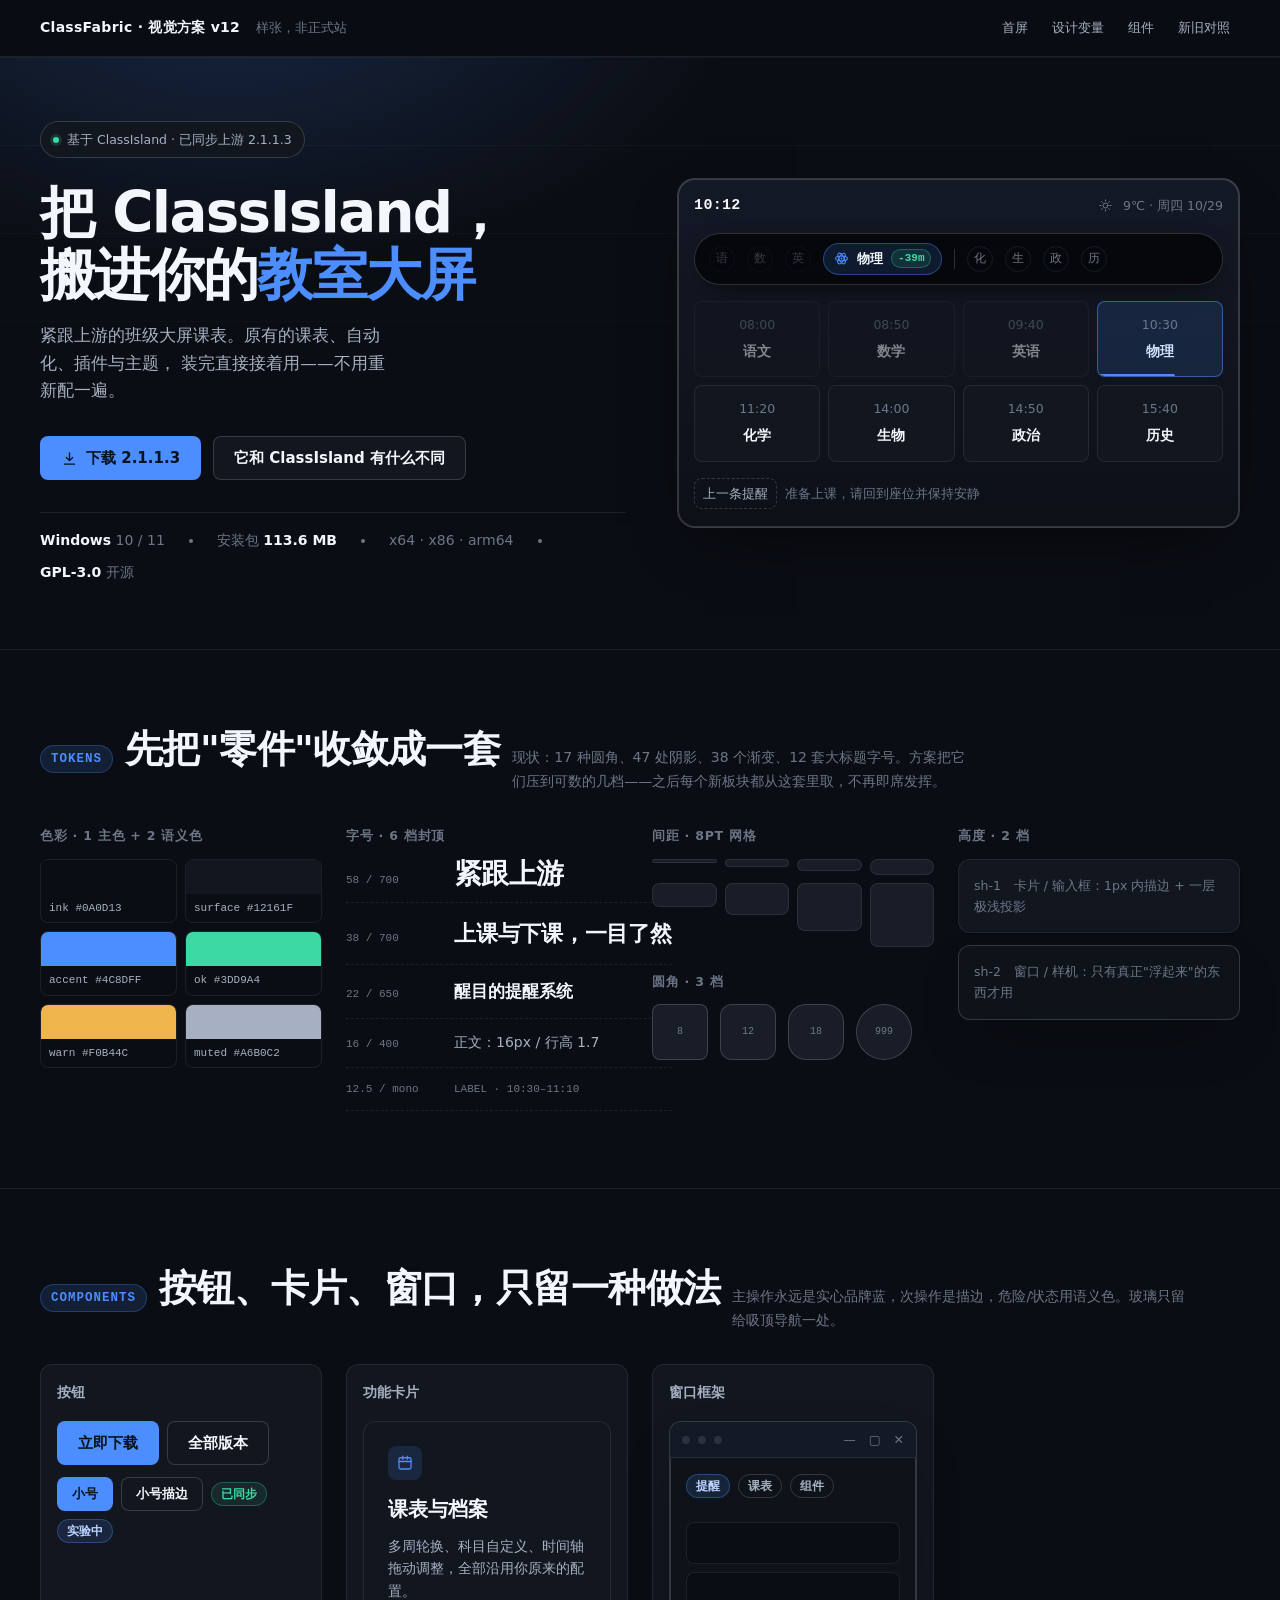
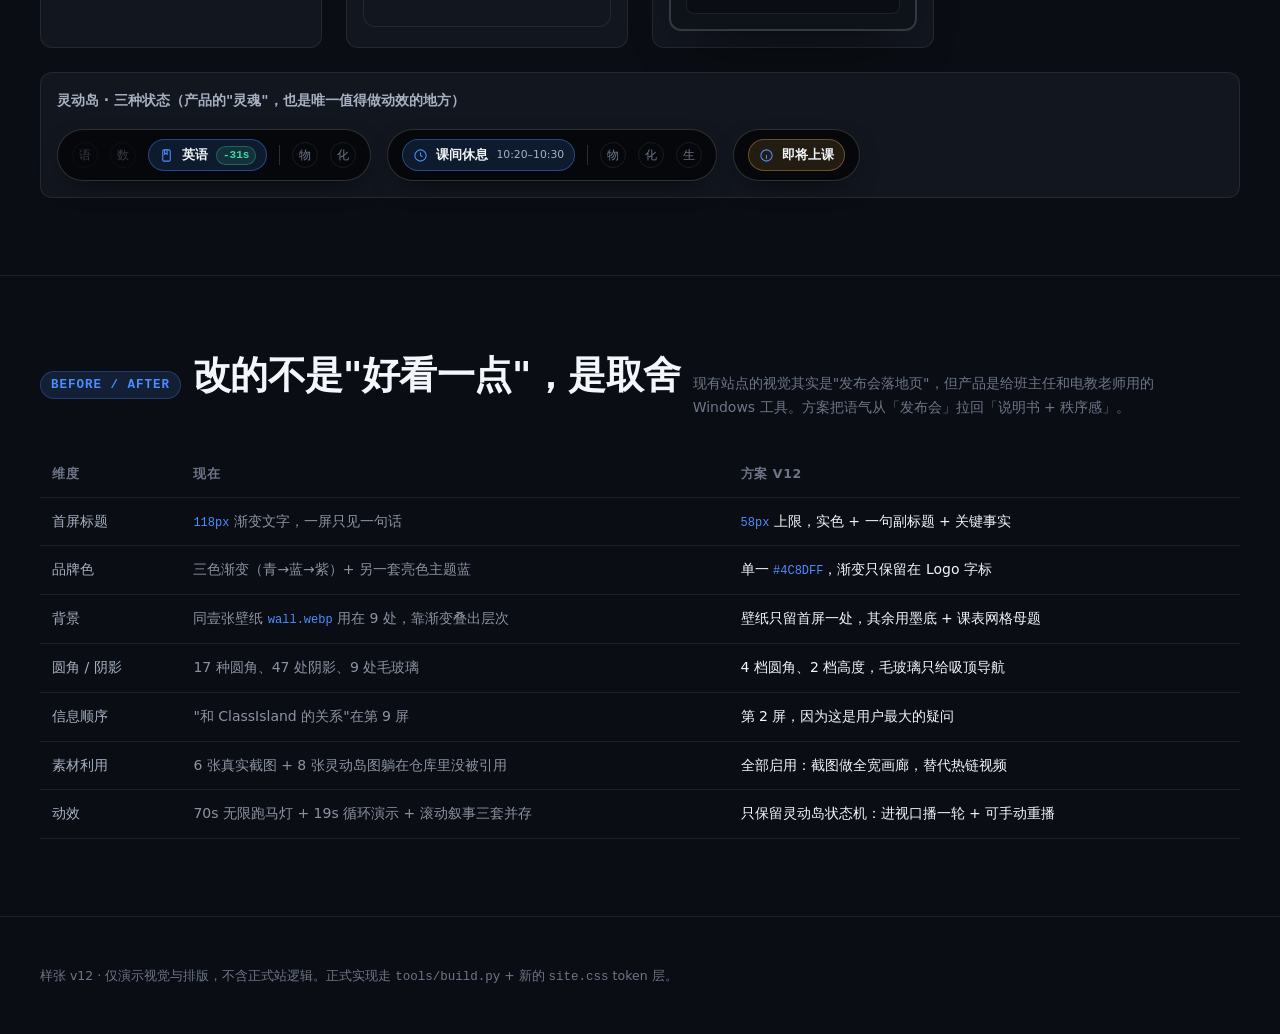
<file: design/proposal-standalone.html>
<!doctype html>
<html lang="zh-CN">
<head>
<meta charset="utf-8">
<meta name="viewport" content="width=device-width,initial-scale=1">
<title>ClassFabric 视觉方案 v12 · 样张（单文件版）</title>
<meta name="robots" content="noindex">
<style>
/* =====================================================================
   ClassFabric 视觉方案 v12 —— 样张样式（仅用于 design/proposal.html）
   方向：「课表语言」Editorial Fluent
   ===================================================================== */

:root{
  /* ---- 底色：单一墨蓝，不再用三套渐变打底 ---- */
  --ink:#0A0D13;
  --surface:#12161F;
  --surface-2:#181D28;
  --fg:#F3F6FB;
  --muted:#A6B0C2;
  --faint:#6D7688;
  --line:rgba(255,255,255,.08);
  --line-strong:rgba(255,255,255,.16);

  /* ---- 品牌色：1 个主色 + 1 个状态色，不再有第二套蓝 ---- */
  --accent:#4C8DFF;
  --accent-hi:#6DA4FF;
  --accent-dim:rgba(76,141,255,.14);
  --on-accent:#05121F;
  --ok:#3DD9A4;
  --warn:#F0B44C;

  /* ---- 字号阶梯：6 档，全部锁定上限 ---- */
  --fs-display:clamp(34px,4.4vw,58px);
  --fs-h2:clamp(26px,3vw,38px);
  --fs-h3:clamp(19px,1.6vw,22px);
  --fs-lead:clamp(16px,1.3vw,18px);
  --fs-body:16px;
  --fs-sm:14px;
  --fs-micro:12.5px;

  /* ---- 间距：8pt 网格 ---- */
  --s1:4px; --s2:8px; --s3:12px; --s4:16px; --s5:24px; --s6:32px;
  --s7:48px; --s8:64px; --s9:96px;

  /* ---- 圆角：3 档 ---- */
  --r-sm:8px; --r-md:12px; --r-lg:18px; --r-full:999px;

  /* ---- 高度：2 档 + 1 个品牌光晕（只给首屏） ---- */
  --sh-1:inset 0 0 0 1px var(--line), 0 1px 2px rgba(0,0,0,.35);
  --sh-2:0 24px 60px -28px rgba(0,0,0,.75), inset 0 0 0 1px var(--line-strong);

  --font:"HarmonyOS Sans SC","MiSans","PingFang SC","Noto Sans SC","Microsoft YaHei UI",system-ui,sans-serif;
  --mono:ui-monospace,"Cascadia Code","SF Mono",Consolas,monospace;
  color-scheme:dark;
}

*{box-sizing:border-box}
html{scroll-behavior:smooth;-webkit-text-size-adjust:100%}
body{
  margin:0;background:var(--ink);color:var(--fg);
  font:400 var(--fs-body)/1.7 var(--font);
  -webkit-font-smoothing:antialiased;
}
a{color:inherit;text-decoration:none}
img{display:block;max-width:100%}
h1,h2,h3,h4,p{margin:0}
:focus-visible{outline:2px solid var(--accent);outline-offset:3px;border-radius:var(--r-sm)}

.p-wrap{width:min(1200px,100% - 48px);margin-inline:auto}

/* ---------------- 页面外壳（只是样张说明用） ---------------- */
.p-top{
  position:sticky;top:0;z-index:20;
  background:rgba(10,13,19,.86);backdrop-filter:blur(14px);
  border-bottom:1px solid var(--line);
}
.p-top .p-wrap{display:flex;align-items:center;gap:var(--s4);height:56px}
.p-top b{font-size:var(--fs-sm);letter-spacing:.02em}
.p-top span{font-size:var(--fs-micro);color:var(--faint)}
.p-top nav{margin-left:auto;display:flex;gap:var(--s1)}
.p-top nav a{
  font-size:var(--fs-micro);color:var(--muted);padding:6px 10px;border-radius:var(--r-sm);
}
.p-top nav a:hover{background:var(--surface-2);color:var(--fg)}

.p-sec{padding:clamp(48px,6vw,80px) 0;border-top:1px solid var(--line)}
.p-sec-head{display:flex;flex-wrap:wrap;align-items:baseline;gap:var(--s3);margin-bottom:var(--s6)}
.p-sec-head h2{font-size:var(--fs-h2);font-weight:700;letter-spacing:-.015em;line-height:1.2}
.p-sec-head p{font-size:var(--fs-sm);color:var(--faint);max-width:52ch}
.p-kicker{
  font:600 var(--fs-micro)/1 var(--mono);letter-spacing:.08em;text-transform:uppercase;
  color:var(--accent);background:var(--accent-dim);border:1px solid rgba(76,141,255,.28);
  padding:7px 10px;border-radius:var(--r-full);white-space:nowrap;
}

/* ---------------- 样张 1：首屏 ---------------- */
.p-hero{
  position:relative;overflow:hidden;
  padding:clamp(40px,5vw,72px) 0 clamp(40px,5vw,64px);
  background:
    radial-gradient(760px 420px at 18% -12%,rgba(76,141,255,.20),transparent 68%),
    var(--ink);
}
/* 课表母题：极淡的 40min 网格线，比渐变更有"课程表"的语义 */
.p-hero::after{
  content:"";position:absolute;inset:0;pointer-events:none;
  background-image:linear-gradient(180deg,var(--line) 1px,transparent 1px);
  background-size:100% 88px;opacity:.5;
  -webkit-mask-image:linear-gradient(180deg,#000,transparent 78%);
  mask-image:linear-gradient(180deg,#000,transparent 78%);
}
.p-hero > .p-wrap{position:relative;z-index:1}
.p-hero-grid{
  display:grid;grid-template-columns:minmax(0,1.02fr) minmax(0,.98fr);
  gap:clamp(28px,4vw,56px);align-items:center;
}
.p-chip{
  display:inline-flex;align-items:center;gap:var(--s2);
  font-size:var(--fs-micro);color:var(--muted);
  border:1px solid var(--line-strong);background:var(--surface);
  padding:7px 12px;border-radius:var(--r-full);
}
.p-chip i{width:6px;height:6px;border-radius:50%;background:var(--ok);box-shadow:0 0 0 3px rgba(61,217,164,.16)}
.p-hero h1{
  font-size:var(--fs-display);font-weight:700;line-height:1.1;letter-spacing:-.03em;
  margin:var(--s5) 0 var(--s4);
}
.p-hero h1 em{font-style:normal;color:var(--accent)}
.p-lead{font-size:var(--fs-lead);color:var(--muted);max-width:34ch;line-height:1.65}
.p-cta{display:flex;flex-wrap:wrap;gap:var(--s3);margin-top:var(--s6)}

.p-btn{
  display:inline-flex;align-items:center;gap:var(--s2);
  height:44px;padding:0 20px;border-radius:var(--r-sm);
  font:600 15px/1 var(--font);border:1px solid transparent;cursor:pointer;
  transition:background .16s,border-color .16s,transform .16s;
}
.p-btn svg{width:17px;height:17px}
.p-btn.primary{background:var(--accent);color:var(--on-accent)}
.p-btn.primary:hover{background:var(--accent-hi)}
.p-btn.ghost{background:var(--surface);color:var(--fg);border-color:var(--line-strong)}
.p-btn.ghost:hover{background:var(--surface-2);border-color:rgba(255,255,255,.24)}
.p-btn:active{transform:translateY(1px)}
.p-btn.sm{height:34px;padding:0 14px;font-size:var(--fs-micro)}

/* 事实条：把"能不能用/多大/什么协议"放到首屏，而不是埋在第 9 屏 */
.p-facts{
  display:flex;flex-wrap:wrap;gap:var(--s2) var(--s5);
  margin-top:var(--s6);padding-top:var(--s4);border-top:1px solid var(--line);
  font-size:var(--fs-sm);color:var(--faint);
}
.p-facts b{color:var(--fg);font-weight:600}
.p-facts .dot{width:4px;height:4px;border-radius:50%;background:var(--faint);align-self:center}

/* ---------------- 班牌样机 ---------------- */
.p-board{
  position:relative;border-radius:var(--r-lg);
  background:linear-gradient(180deg,#141926,#0C1017);
  border:1px solid var(--line-strong);box-shadow:var(--sh-2);
  padding:var(--s4) var(--s4) calc(var(--s4) + 2px);
}
.p-board-top{
  display:flex;align-items:center;justify-content:space-between;
  font-size:var(--fs-micro);color:var(--faint);margin-bottom:var(--s4);
}
.p-board-top b{color:var(--fg);font:600 15px/1 var(--mono);letter-spacing:.02em}
.p-board-top .wx{display:inline-flex;align-items:center;gap:10px}
.p-board-top .wx svg{width:15px;height:15px}

.p-isl{
  display:flex;align-items:center;gap:var(--s3);
  background:#05070B;border:1px solid var(--line-strong);
  border-radius:var(--r-full);padding:9px 14px;font-size:13px;color:var(--faint);
  box-shadow:0 10px 30px -14px rgba(0,0,0,.9);margin-bottom:var(--s4);
}
.p-isl .s{width:26px;height:26px;display:grid;place-items:center;border-radius:50%;
  border:1px solid var(--line);font-size:12px;color:var(--faint)}
.p-isl .s.p{opacity:.45}
.p-isl .cur{
  display:inline-flex;align-items:center;gap:8px;color:var(--fg);
  background:var(--accent-dim);border:1px solid rgba(76,141,255,.4);
  padding:4px 10px;border-radius:var(--r-full);font-weight:600;
}
.p-isl .cur svg{width:15px;height:15px;color:var(--accent)}
.p-isl .cur small{font-weight:400;color:var(--muted);font-variant-numeric:tabular-nums}
.p-isl .pill{
  font:600 11px/1 var(--mono);color:var(--ok);background:rgba(61,217,164,.12);
  border:1px solid rgba(61,217,164,.3);padding:3px 6px;border-radius:var(--r-full);
}
.p-isl .sep{width:1px;height:20px;background:var(--line-strong)}

.p-lessons{display:grid;grid-template-columns:repeat(4,1fr);gap:var(--s2)}
.p-les{
  border:1px solid var(--line);border-radius:var(--r-sm);background:var(--surface);
  padding:var(--s3) 10px;text-align:center;position:relative;overflow:hidden;
}
.p-les span{display:block;font-size:var(--fs-micro);color:var(--faint);
  font-variant-numeric:tabular-nums;margin-bottom:2px}
.p-les b{font-size:14px;font-weight:600}
.p-les.done{opacity:.5}
.p-les.now{border-color:rgba(76,141,255,.55);background:var(--accent-dim)}
.p-les.now b{color:#cfe0ff}
.p-les.now::after{
  content:"";position:absolute;left:0;bottom:0;height:2px;width:62%;
  background:var(--accent);border-radius:0 2px 0 0;
}
.p-board-note{
  display:flex;align-items:center;gap:var(--s2);
  margin-top:var(--s4);font-size:var(--fs-micro);color:var(--faint);
}
.p-board-note em{
  font-style:normal;color:var(--muted);border:1px dashed var(--line-strong);
  padding:4px 8px;border-radius:var(--r-sm);
}

/* ---------------- 样张 2：token ---------------- */
.p-tokens{display:grid;grid-template-columns:repeat(auto-fit,minmax(240px,1fr));gap:var(--s5)}
.p-tok h4{font-size:var(--fs-micro);color:var(--faint);font-weight:600;
  letter-spacing:.06em;text-transform:uppercase;margin-bottom:var(--s3)}
.p-swatches{display:grid;grid-template-columns:repeat(2,1fr);gap:var(--s2)}
.p-sw{border-radius:var(--r-sm);border:1px solid var(--line);overflow:hidden}
.p-sw i{display:block;height:34px}
.p-sw span{display:block;padding:6px 8px;font:500 11px/1.5 var(--mono);color:var(--muted)}

.p-ramp{display:grid;gap:var(--s3)}
.p-ramp div{display:flex;align-items:baseline;gap:var(--s3);border-bottom:1px dashed var(--line);padding-bottom:var(--s3)}
.p-ramp code{font:500 11px/1 var(--mono);color:var(--faint);white-space:nowrap;min-width:96px}
.p-ramp p{white-space:nowrap;overflow:hidden;text-overflow:ellipsis}

.p-grid-demo{display:grid;grid-template-columns:repeat(4,1fr);gap:var(--s2)}
.p-grid-demo i{display:block;height:28px;background:var(--surface-2);border:1px solid var(--line);border-radius:var(--r-sm)}
.p-radius{display:flex;gap:var(--s3);align-items:center}
.p-radius i{display:grid;place-items:center;width:56px;height:56px;background:var(--surface-2);
  border:1px solid var(--line-strong);font:500 10px/1 var(--mono);color:var(--faint)}
.p-elev{display:grid;gap:var(--s3)}
.p-elev div{background:var(--surface);border-radius:var(--r-md);padding:var(--s4);
  font-size:var(--fs-micro);color:var(--faint)}

/* ---------------- 样张 3：组件 ---------------- */
.p-comps{display:grid;grid-template-columns:repeat(auto-fit,minmax(260px,1fr));gap:var(--s5)}
.p-demo{
  border:1px solid var(--line);border-radius:var(--r-md);background:var(--surface);
  padding:var(--s4);
}
.p-demo > h4{font-size:var(--fs-sm);color:var(--muted);font-weight:600;margin-bottom:var(--s4)}
.p-row{display:flex;flex-wrap:wrap;gap:var(--s2);align-items:center}

.p-card{
  border:1px solid var(--line);border-radius:var(--r-md);background:var(--surface);
  padding:var(--s5);transition:border-color .16s,background .16s;
}
.p-card:hover{border-color:var(--line-strong);background:var(--surface-2)}
.p-card h4{font-size:var(--fs-h3);font-weight:650;margin-bottom:var(--s2)}
.p-card p{font-size:var(--fs-sm);color:var(--muted);line-height:1.6}
.p-card .ico{
  width:34px;height:34px;border-radius:var(--r-sm);display:grid;place-items:center;
  background:var(--accent-dim);color:var(--accent);margin-bottom:var(--s3);
}
.p-card .ico svg{width:18px;height:18px}

.p-badge{font:600 12px/1 var(--font);padding:5px 9px;border-radius:var(--r-full);
  border:1px solid var(--line-strong);color:var(--muted)}
.p-badge.ok{color:var(--ok);background:rgba(61,217,164,.1);border-color:rgba(61,217,164,.3)}
.p-badge.ac{color:#bcd4ff;background:var(--accent-dim);border-color:rgba(76,141,255,.35)}

.p-win{
  border-radius:var(--r-md);overflow:hidden;border:1px solid var(--line-strong);
  background:#0E1219;box-shadow:var(--sh-2);
}
.p-win-bar{
  display:flex;align-items:center;gap:var(--s2);height:36px;padding:0 var(--s3);
  background:#141926;border-bottom:1px solid var(--line);font-size:var(--fs-micro);color:var(--muted);
}
.p-win-bar i{width:8px;height:8px;border-radius:50%;background:#2A3242}
.p-win-bar span{margin-left:auto;display:flex;gap:10px;color:var(--faint)}
.p-win-body{padding:var(--s4);display:grid;gap:var(--s2)}

/* ---------------- 样张 4：对比表 ---------------- */
.p-table{width:100%;border-collapse:collapse;font-size:var(--fs-sm)}
.p-table th,.p-table td{text-align:left;padding:12px var(--s3);border-bottom:1px solid var(--line);vertical-align:top}
.p-table th{font-size:var(--fs-micro);color:var(--faint);font-weight:600;letter-spacing:.05em;text-transform:uppercase}
.p-table td:first-child{color:var(--muted);white-space:nowrap}
.p-table td.old{color:#8b93a3}
.p-table td.new{color:var(--fg)}
.p-table code{font:500 12px/1.4 var(--mono);color:var(--accent)}

.p-foot{padding:var(--s7) 0;border-top:1px solid var(--line);color:var(--faint);font-size:var(--fs-micro)}

@media (max-width:900px){
  .p-hero-grid{grid-template-columns:1fr}
  .p-lessons{grid-template-columns:repeat(4,1fr)}
  .p-lead{max-width:none}
}
@media (max-width:560px){
  .p-board{padding:var(--s3)}
  .p-isl{font-size:12px;gap:8px;padding:8px 10px}
  .p-isl .s{display:none}
  .p-facts{gap:var(--s2) var(--s4)}
}
@media (prefers-reduced-motion:reduce){*{transition:none!important;animation:none!important;scroll-behavior:auto}}

</style>
</head>
<body>

<header class="p-top">
  <div class="p-wrap">
    <b>ClassFabric · 视觉方案 v12</b>
    <span>样张，非正式站</span>
    <nav><a href="#hero">首屏</a><a href="#tokens">设计变量</a><a href="#comps">组件</a><a href="#diff">新旧对照</a></nav>
  </div>
</header>

<!-- ============================ 首屏 ============================ -->
<section class="p-hero" id="hero">
  <div class="p-wrap">
    <div class="p-hero-grid">

      <div>
        <span class="p-chip"><i></i>基于 ClassIsland · 已同步上游 2.1.1.3</span>

        <h1>把 ClassIsland，<br>搬进你的<em>教室大屏</em></h1>

        <p class="p-lead">
          紧跟上游的班级大屏课表。原有的课表、自动化、插件与主题，
          装完直接接着用——不用重新配一遍。
        </p>

        <div class="p-cta">
          <a class="p-btn primary" href="#">
            <svg viewBox="0 0 24 24" fill="none" stroke="currentColor" stroke-width="1.8" stroke-linecap="round" stroke-linejoin="round"><path d="M12 4v11m0 0l-4.5-4.5M12 15l4.5-4.5M5 20h14"/></svg>
            下载 2.1.1.3
          </a>
          <a class="p-btn ghost" href="#diff">它和 ClassIsland 有什么不同</a>
        </div>

        <div class="p-facts">
          <span><b>Windows</b> 10 / 11</span>
          <span class="dot"></span>
          <span>安装包 <b>113.6 MB</b></span>
          <span class="dot"></span>
          <span>x64 · x86 · arm64</span>
          <span class="dot"></span>
          <span><b>GPL-3.0</b> 开源</span>
        </div>
      </div>

      <div class="p-board">
        <div class="p-board-top">
          <b>10:12</b>
          <span class="wx">
            <svg viewBox="0 0 24 24" fill="none" stroke="currentColor" stroke-width="1.6" stroke-linecap="round"><circle cx="12" cy="12" r="4"/><path d="M12 3v2M12 19v2M3 12h2M19 12h2M5.6 5.6l1.4 1.4M17 17l1.4 1.4M5.6 18.4l1.4-1.4M17 7l1.4-1.4"/></svg>
            9℃ · 周四 10/29
          </span>
        </div>

        <div class="p-isl">
          <span class="s p">语</span><span class="s p">数</span><span class="s p">英</span>
          <span class="cur">
            <svg viewBox="0 0 24 24" fill="none" stroke="currentColor" stroke-width="1.7" stroke-linecap="round"><circle cx="12" cy="12" r="1.6" fill="currentColor" stroke="none"/><ellipse cx="12" cy="12" rx="9.5" ry="4"/><ellipse cx="12" cy="12" rx="9.5" ry="4" transform="rotate(60 12 12)"/><ellipse cx="12" cy="12" rx="9.5" ry="4" transform="rotate(120 12 12)"/></svg>
            <span>物理</span>
            <span class="pill">-39m</span>
          </span>
          <span class="sep"></span>
          <span class="s">化</span><span class="s">生</span><span class="s">政</span><span class="s">历</span>
        </div>

        <div class="p-lessons">
          <div class="p-les done"><span>08:00</span><b>语文</b></div>
          <div class="p-les done"><span>08:50</span><b>数学</b></div>
          <div class="p-les done"><span>09:40</span><b>英语</b></div>
          <div class="p-les now"><span>10:30</span><b>物理</b></div>
          <div class="p-les"><span>11:20</span><b>化学</b></div>
          <div class="p-les"><span>14:00</span><b>生物</b></div>
          <div class="p-les"><span>14:50</span><b>政治</b></div>
          <div class="p-les"><span>15:40</span><b>历史</b></div>
        </div>

        <div class="p-board-note">
          <em>上一条提醒</em>准备上课，请回到座位并保持安静
        </div>
      </div>

    </div>
  </div>
</section>

<!-- ============================ 设计变量 ============================ -->
<section class="p-sec" id="tokens">
  <div class="p-wrap">
    <div class="p-sec-head">
      <span class="p-kicker">Tokens</span>
      <h2>先把"零件"收敛成一套</h2>
      <p>现状：17 种圆角、47 处阴影、38 个渐变、12 套大标题字号。方案把它们压到可数的几档——之后每个新板块都从这套里取，不再即席发挥。</p>
    </div>

    <div class="p-tokens">

      <div class="p-tok">
        <h4>色彩 · 1 主色 + 2 语义色</h4>
        <div class="p-swatches">
          <div class="p-sw"><i style="background:#0A0D13"></i><span>ink #0A0D13</span></div>
          <div class="p-sw"><i style="background:#12161F"></i><span>surface #12161F</span></div>
          <div class="p-sw"><i style="background:#4C8DFF"></i><span>accent #4C8DFF</span></div>
          <div class="p-sw"><i style="background:#3DD9A4"></i><span>ok #3DD9A4</span></div>
          <div class="p-sw"><i style="background:#F0B44C"></i><span>warn #F0B44C</span></div>
          <div class="p-sw"><i style="background:#A6B0C2"></i><span>muted #A6B0C2</span></div>
        </div>
      </div>

      <div class="p-tok">
        <h4>字号 · 6 档封顶</h4>
        <div class="p-ramp">
          <div><code>58 / 700</code><p style="font-size:28px;font-weight:700;letter-spacing:-.02em;line-height:1.1">紧跟上游</p></div>
          <div><code>38 / 700</code><p style="font-size:22px;font-weight:700;letter-spacing:-.01em">上课与下课，一目了然</p></div>
          <div><code>22 / 650</code><p style="font-size:17px;font-weight:650">醒目的提醒系统</p></div>
          <div><code>16 / 400</code><p style="font-size:14px;color:var(--muted)">正文：16px / 行高 1.7</p></div>
          <div><code>12.5 / mono</code><p style="font-size:11px;color:var(--faint);font-family:var(--mono)">LABEL · 10:30–11:10</p></div>
        </div>
      </div>

      <div class="p-tok">
        <h4>间距 · 8pt 网格</h4>
        <div class="p-grid-demo">
          <i style="height:4px"></i><i style="height:8px"></i><i style="height:12px"></i><i style="height:16px"></i>
          <i style="height:24px"></i><i style="height:32px"></i><i style="height:48px"></i><i style="height:64px"></i>
        </div>
        <h4 style="margin-top:var(--s5)">圆角 · 3 档</h4>
        <div class="p-radius">
          <i style="border-radius:8px">8</i>
          <i style="border-radius:12px">12</i>
          <i style="border-radius:18px">18</i>
          <i style="border-radius:999px">999</i>
        </div>
      </div>

      <div class="p-tok">
        <h4>高度 · 2 档</h4>
        <div class="p-elev">
          <div style="box-shadow:var(--sh-1)">sh-1　卡片 / 输入框：1px 内描边 + 一层极浅投影</div>
          <div style="box-shadow:var(--sh-2);background:#0E1219">sh-2　窗口 / 样机：只有真正"浮起来"的东西才用</div>
        </div>
      </div>

    </div>
  </div>
</section>

<!-- ============================ 组件 ============================ -->
<section class="p-sec" id="comps">
  <div class="p-wrap">
    <div class="p-sec-head">
      <span class="p-kicker">Components</span>
      <h2>按钮、卡片、窗口，只留一种做法</h2>
      <p>主操作永远是实心品牌蓝，次操作是描边，危险/状态用语义色。玻璃只留给吸顶导航一处。</p>
    </div>

    <div class="p-comps">

      <div class="p-demo">
        <h4>按钮</h4>
        <div class="p-row" style="margin-bottom:var(--s3)">
          <a class="p-btn primary" href="#">立即下载</a>
          <a class="p-btn ghost" href="#">全部版本</a>
        </div>
        <div class="p-row">
          <a class="p-btn primary sm" href="#">小号</a>
          <a class="p-btn ghost sm" href="#">小号描边</a>
          <span class="p-badge ok">已同步</span>
          <span class="p-badge ac">实验中</span>
        </div>
      </div>

      <div class="p-demo">
        <h4>功能卡片</h4>
        <div class="p-card">
          <div class="ico">
            <svg viewBox="0 0 24 24" fill="none" stroke="currentColor" stroke-width="1.7" stroke-linecap="round" stroke-linejoin="round"><rect x="4" y="5" width="16" height="15" rx="2"/><path d="M4 10h16M9 3v4M15 3v4"/></svg>
          </div>
          <h4>课表与档案</h4>
          <p>多周轮换、科目自定义、时间轴拖动调整，全部沿用你原来的配置。</p>
        </div>
      </div>

      <div class="p-demo">
        <h4>窗口框架</h4>
        <div class="p-win">
          <div class="p-win-bar"><i></i><i></i><i></i><span>—　▢　✕</span></div>
          <div class="p-win-body">
            <div class="p-row"><span class="p-badge ac">提醒</span><span class="p-badge">课表</span><span class="p-badge">组件</span></div>
            <div style="height:8px"></div>
            <div style="height:42px;border-radius:8px;background:#0A0D13;border:1px solid var(--line)"></div>
            <div style="height:42px;border-radius:8px;background:#0A0D13;border:1px solid var(--line)"></div>
          </div>
        </div>
      </div>

      <div class="p-demo" style="grid-column:1/-1">
        <h4>灵动岛 · 三种状态（产品的"灵魂"，也是唯一值得做动效的地方）</h4>
        <div class="p-row" style="gap:var(--s4);align-items:flex-start">
          <div class="p-isl" style="margin:0">
            <span class="s p">语</span><span class="s p">数</span>
            <span class="cur"><svg viewBox="0 0 24 24" fill="none" stroke="currentColor" stroke-width="1.7" stroke-linecap="round"><rect x="6" y="3" width="12" height="18" rx="2"/><path d="M9 3v7l2-1.5 2 1.5V3"/></svg><span>英语</span><span class="pill">-31s</span></span>
            <span class="sep"></span><span class="s">物</span><span class="s">化</span>
          </div>
          <div class="p-isl" style="margin:0">
            <span class="cur"><svg viewBox="0 0 24 24" fill="none" stroke="currentColor" stroke-width="1.7"><circle cx="12" cy="12" r="9"/><path d="M12 7v5l3 2"/></svg><span>课间休息</span><small>10:20–10:30</small></span>
            <span class="sep"></span><span class="s">物</span><span class="s">化</span><span class="s">生</span>
          </div>
          <div class="p-isl" style="margin:0;font-size:13px">
            <span class="cur" style="background:rgba(240,180,76,.12);border-color:rgba(240,180,76,.35)"><svg viewBox="0 0 24 24" fill="none" stroke="currentColor" stroke-width="1.7"><circle cx="12" cy="12" r="9"/><path d="M12 11v6M12 7.5v.01"/></svg><span>即将上课</span></span>
          </div>
        </div>
      </div>

    </div>
  </div>
</section>

<!-- ============================ 对照 ============================ -->
<section class="p-sec" id="diff">
  <div class="p-wrap">
    <div class="p-sec-head">
      <span class="p-kicker">Before / After</span>
      <h2>改的不是"好看一点"，是取舍</h2>
      <p>现有站点的视觉其实是"发布会落地页"，但产品是给班主任和电教老师用的 Windows 工具。方案把语气从「发布会」拉回「说明书 + 秩序感」。</p>
    </div>

    <table class="p-table">
      <thead>
        <tr><th>维度</th><th>现在</th><th>方案 v12</th></tr>
      </thead>
      <tbody>
        <tr><td>首屏标题</td><td class="old"><code>118px</code> 渐变文字，一屏只见一句话</td><td class="new"><code>58px</code> 上限，实色 + 一句副标题 + 关键事实</td></tr>
        <tr><td>品牌色</td><td class="old">三色渐变（青→蓝→紫）+ 另一套亮色主题蓝</td><td class="new">单一 <code>#4C8DFF</code>，渐变只保留在 Logo 字标</td></tr>
        <tr><td>背景</td><td class="old">同壹张壁纸 <code>wall.webp</code> 用在 9 处，靠渐变叠出层次</td><td class="new">壁纸只留首屏一处，其余用墨底 + 课表网格母题</td></tr>
        <tr><td>圆角 / 阴影</td><td class="old">17 种圆角、47 处阴影、9 处毛玻璃</td><td class="new">4 档圆角、2 档高度，毛玻璃只给吸顶导航</td></tr>
        <tr><td>信息顺序</td><td class="old">"和 ClassIsland 的关系"在第 9 屏</td><td class="new">第 2 屏，因为这是用户最大的疑问</td></tr>
        <tr><td>素材利用</td><td class="old">6 张真实截图 + 8 张灵动岛图躺在仓库里没被引用</td><td class="new">全部启用：截图做全宽画廊，替代热链视频</td></tr>
        <tr><td>动效</td><td class="old">70s 无限跑马灯 + 19s 循环演示 + 滚动叙事三套并存</td><td class="new">只保留灵动岛状态机：进视口播一轮 + 可手动重播</td></tr>
      </tbody>
    </table>
  </div>
</section>

<footer class="p-foot">
  <div class="p-wrap">
    样张 v12 · 仅演示视觉与排版，不含正式站逻辑。正式实现走 <code>tools/build.py</code> + 新的 <code>site.css</code> token 层。
  </div>
</footer>

</body>
</html>
</file>
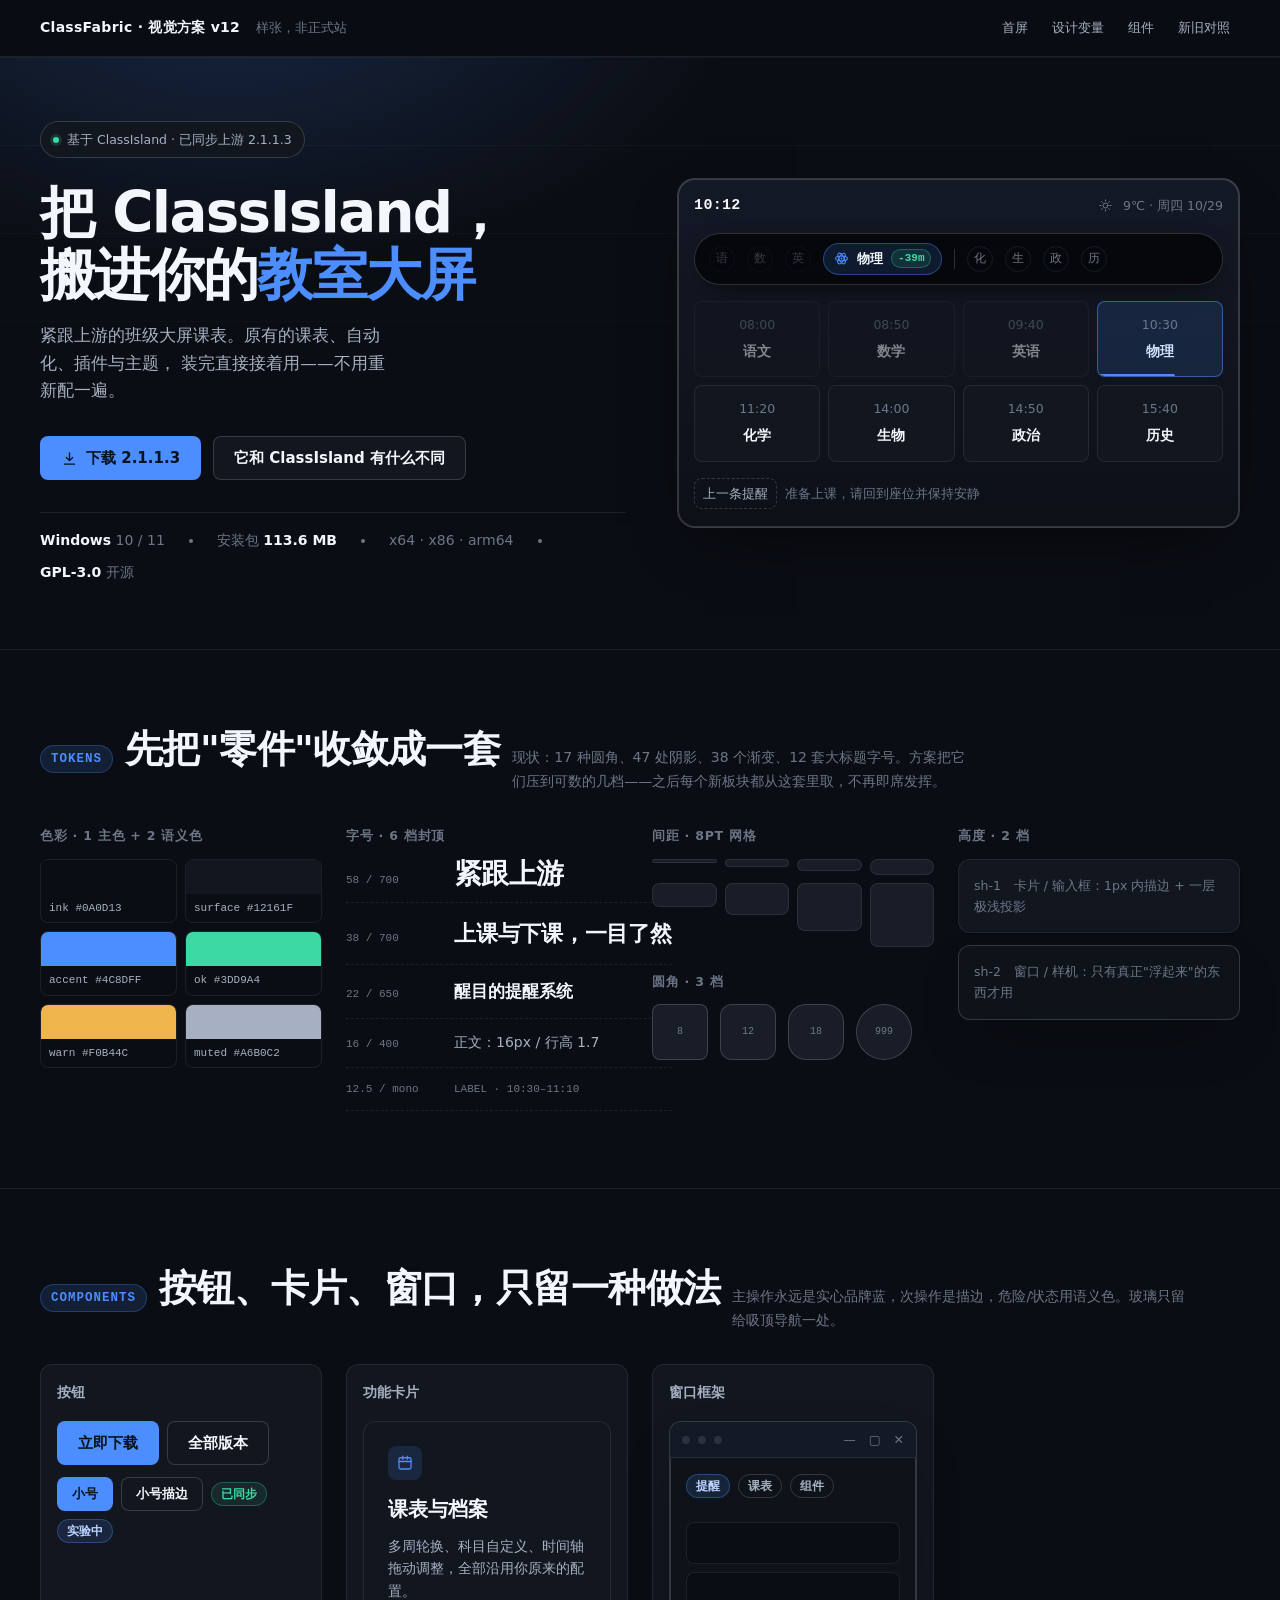
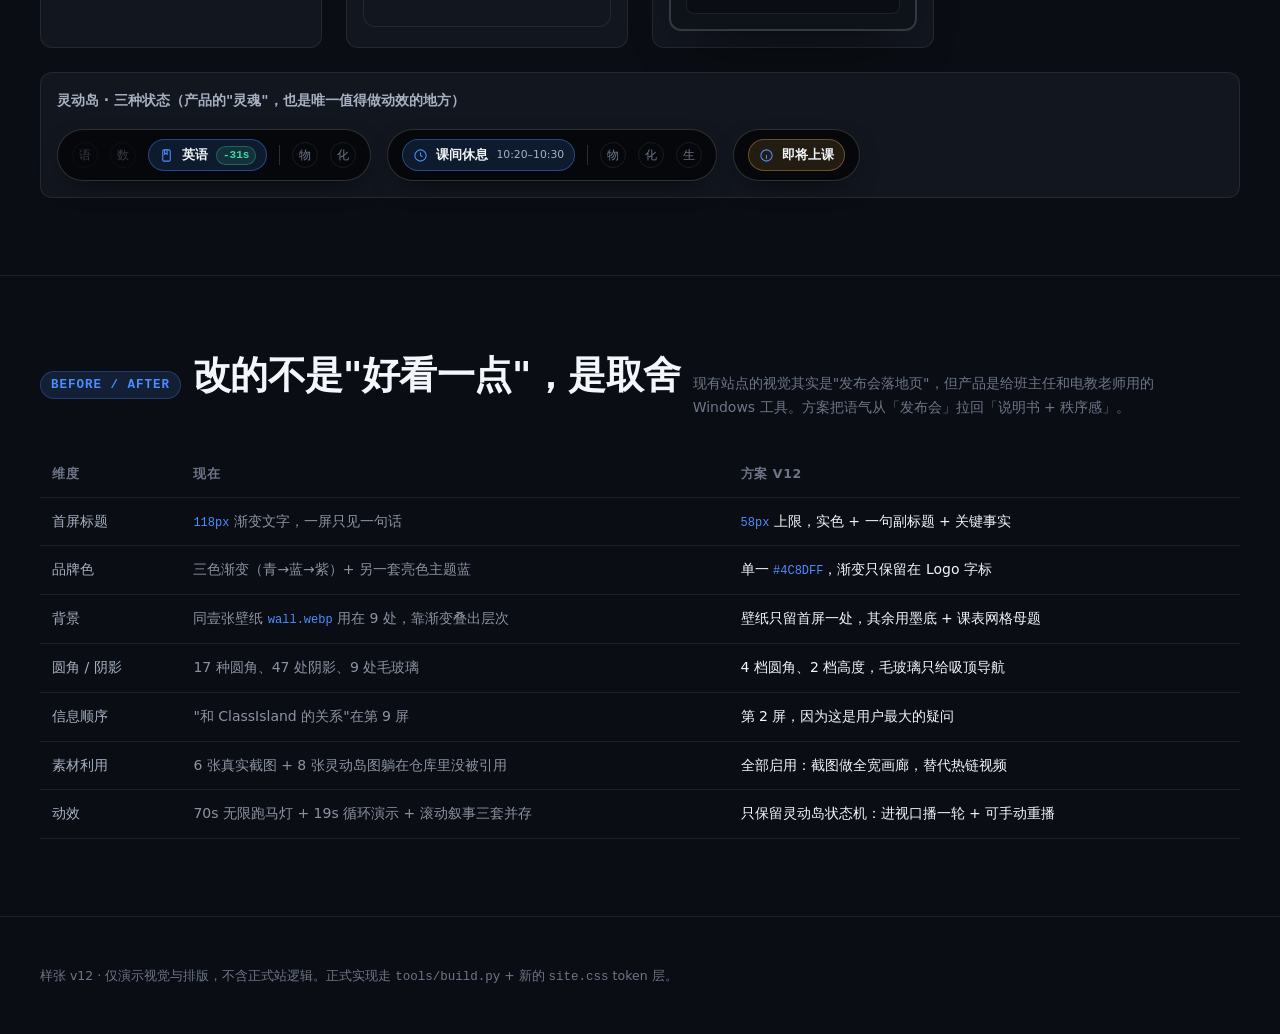
<file: design/proposal.html>
<!doctype html>
<html lang="zh-CN">
<head>
<meta charset="utf-8">
<meta name="viewport" content="width=device-width,initial-scale=1">
<title>ClassFabric 视觉方案 v12 · 「课表语言」样张</title>
<meta name="robots" content="noindex">
<link rel="stylesheet" href="/design/proto.css">
</head>
<body>

<header class="p-top">
  <div class="p-wrap">
    <b>ClassFabric · 视觉方案 v12</b>
    <span>样张，非正式站</span>
    <nav>
      <a href="#hero">首屏</a>
      <a href="#tokens">设计变量</a>
      <a href="#comps">组件</a>
      <a href="#diff">新旧对照</a>
    </nav>
  </div>
</header>

<!-- ============================ 首屏 ============================ -->
<section class="p-hero" id="hero">
  <div class="p-wrap">
    <div class="p-hero-grid">

      <div>
        <span class="p-chip"><i></i>基于 ClassIsland · 已同步上游 2.1.1.3</span>

        <h1>把 ClassIsland，<br>搬进你的<em>教室大屏</em></h1>

        <p class="p-lead">
          紧跟上游的班级大屏课表。原有的课表、自动化、插件与主题，
          装完直接接着用——不用重新配一遍。
        </p>

        <div class="p-cta">
          <a class="p-btn primary" href="#">
            <svg viewBox="0 0 24 24" fill="none" stroke="currentColor" stroke-width="1.8" stroke-linecap="round" stroke-linejoin="round"><path d="M12 4v11m0 0l-4.5-4.5M12 15l4.5-4.5M5 20h14"/></svg>
            下载 2.1.1.3
          </a>
          <a class="p-btn ghost" href="#diff">它和 ClassIsland 有什么不同</a>
        </div>

        <div class="p-facts">
          <span><b>Windows</b> 10 / 11</span>
          <span class="dot"></span>
          <span>安装包 <b>113.6 MB</b></span>
          <span class="dot"></span>
          <span>x64 · x86 · arm64</span>
          <span class="dot"></span>
          <span><b>GPL-3.0</b> 开源</span>
        </div>
      </div>

      <div class="p-board">
        <div class="p-board-top">
          <b>10:12</b>
          <span class="wx">
            <svg viewBox="0 0 24 24" fill="none" stroke="currentColor" stroke-width="1.6" stroke-linecap="round"><circle cx="12" cy="12" r="4"/><path d="M12 3v2M12 19v2M3 12h2M19 12h2M5.6 5.6l1.4 1.4M17 17l1.4 1.4M5.6 18.4l1.4-1.4M17 7l1.4-1.4"/></svg>
            9℃ · 周四 10/29
          </span>
        </div>

        <div class="p-isl">
          <span class="s p">语</span><span class="s p">数</span><span class="s p">英</span>
          <span class="cur">
            <svg viewBox="0 0 24 24" fill="none" stroke="currentColor" stroke-width="1.7" stroke-linecap="round"><circle cx="12" cy="12" r="1.6" fill="currentColor" stroke="none"/><ellipse cx="12" cy="12" rx="9.5" ry="4"/><ellipse cx="12" cy="12" rx="9.5" ry="4" transform="rotate(60 12 12)"/><ellipse cx="12" cy="12" rx="9.5" ry="4" transform="rotate(120 12 12)"/></svg>
            <span>物理</span>
            <span class="pill">-39m</span>
          </span>
          <span class="sep"></span>
          <span class="s">化</span><span class="s">生</span><span class="s">政</span><span class="s">历</span>
        </div>

        <div class="p-lessons">
          <div class="p-les done"><span>08:00</span><b>语文</b></div>
          <div class="p-les done"><span>08:50</span><b>数学</b></div>
          <div class="p-les done"><span>09:40</span><b>英语</b></div>
          <div class="p-les now"><span>10:30</span><b>物理</b></div>
          <div class="p-les"><span>11:20</span><b>化学</b></div>
          <div class="p-les"><span>14:00</span><b>生物</b></div>
          <div class="p-les"><span>14:50</span><b>政治</b></div>
          <div class="p-les"><span>15:40</span><b>历史</b></div>
        </div>

        <div class="p-board-note">
          <em>上一条提醒</em>准备上课，请回到座位并保持安静
        </div>
      </div>

    </div>
  </div>
</section>

<!-- ============================ 设计变量 ============================ -->
<section class="p-sec" id="tokens">
  <div class="p-wrap">
    <div class="p-sec-head">
      <span class="p-kicker">Tokens</span>
      <h2>先把"零件"收敛成一套</h2>
      <p>现状：17 种圆角、47 处阴影、38 个渐变、12 套大标题字号。方案把它们压到可数的几档——之后每个新板块都从这套里取，不再即席发挥。</p>
    </div>

    <div class="p-tokens">

      <div class="p-tok">
        <h4>色彩 · 1 主色 + 2 语义色</h4>
        <div class="p-swatches">
          <div class="p-sw"><i style="background:#0A0D13"></i><span>ink #0A0D13</span></div>
          <div class="p-sw"><i style="background:#12161F"></i><span>surface #12161F</span></div>
          <div class="p-sw"><i style="background:#4C8DFF"></i><span>accent #4C8DFF</span></div>
          <div class="p-sw"><i style="background:#3DD9A4"></i><span>ok #3DD9A4</span></div>
          <div class="p-sw"><i style="background:#F0B44C"></i><span>warn #F0B44C</span></div>
          <div class="p-sw"><i style="background:#A6B0C2"></i><span>muted #A6B0C2</span></div>
        </div>
      </div>

      <div class="p-tok">
        <h4>字号 · 6 档封顶</h4>
        <div class="p-ramp">
          <div><code>58 / 700</code><p style="font-size:28px;font-weight:700;letter-spacing:-.02em;line-height:1.1">紧跟上游</p></div>
          <div><code>38 / 700</code><p style="font-size:22px;font-weight:700;letter-spacing:-.01em">上课与下课，一目了然</p></div>
          <div><code>22 / 650</code><p style="font-size:17px;font-weight:650">醒目的提醒系统</p></div>
          <div><code>16 / 400</code><p style="font-size:14px;color:var(--muted)">正文：16px / 行高 1.7</p></div>
          <div><code>12.5 / mono</code><p style="font-size:11px;color:var(--faint);font-family:var(--mono)">LABEL · 10:30–11:10</p></div>
        </div>
      </div>

      <div class="p-tok">
        <h4>间距 · 8pt 网格</h4>
        <div class="p-grid-demo">
          <i style="height:4px"></i><i style="height:8px"></i><i style="height:12px"></i><i style="height:16px"></i>
          <i style="height:24px"></i><i style="height:32px"></i><i style="height:48px"></i><i style="height:64px"></i>
        </div>
        <h4 style="margin-top:var(--s5)">圆角 · 3 档</h4>
        <div class="p-radius">
          <i style="border-radius:8px">8</i>
          <i style="border-radius:12px">12</i>
          <i style="border-radius:18px">18</i>
          <i style="border-radius:999px">999</i>
        </div>
      </div>

      <div class="p-tok">
        <h4>高度 · 2 档</h4>
        <div class="p-elev">
          <div style="box-shadow:var(--sh-1)">sh-1　卡片 / 输入框：1px 内描边 + 一层极浅投影</div>
          <div style="box-shadow:var(--sh-2);background:#0E1219">sh-2　窗口 / 样机：只有真正"浮起来"的东西才用</div>
        </div>
      </div>

    </div>
  </div>
</section>

<!-- ============================ 组件 ============================ -->
<section class="p-sec" id="comps">
  <div class="p-wrap">
    <div class="p-sec-head">
      <span class="p-kicker">Components</span>
      <h2>按钮、卡片、窗口，只留一种做法</h2>
      <p>主操作永远是实心品牌蓝，次操作是描边，危险/状态用语义色。玻璃只留给吸顶导航一处。</p>
    </div>

    <div class="p-comps">

      <div class="p-demo">
        <h4>按钮</h4>
        <div class="p-row" style="margin-bottom:var(--s3)">
          <a class="p-btn primary" href="#">立即下载</a>
          <a class="p-btn ghost" href="#">全部版本</a>
        </div>
        <div class="p-row">
          <a class="p-btn primary sm" href="#">小号</a>
          <a class="p-btn ghost sm" href="#">小号描边</a>
          <span class="p-badge ok">已同步</span>
          <span class="p-badge ac">实验中</span>
        </div>
      </div>

      <div class="p-demo">
        <h4>功能卡片</h4>
        <div class="p-card">
          <div class="ico">
            <svg viewBox="0 0 24 24" fill="none" stroke="currentColor" stroke-width="1.7" stroke-linecap="round" stroke-linejoin="round"><rect x="4" y="5" width="16" height="15" rx="2"/><path d="M4 10h16M9 3v4M15 3v4"/></svg>
          </div>
          <h4>课表与档案</h4>
          <p>多周轮换、科目自定义、时间轴拖动调整，全部沿用你原来的配置。</p>
        </div>
      </div>

      <div class="p-demo">
        <h4>窗口框架</h4>
        <div class="p-win">
          <div class="p-win-bar"><i></i><i></i><i></i><span>—　▢　✕</span></div>
          <div class="p-win-body">
            <div class="p-row"><span class="p-badge ac">提醒</span><span class="p-badge">课表</span><span class="p-badge">组件</span></div>
            <div style="height:8px"></div>
            <div style="height:42px;border-radius:8px;background:#0A0D13;border:1px solid var(--line)"></div>
            <div style="height:42px;border-radius:8px;background:#0A0D13;border:1px solid var(--line)"></div>
          </div>
        </div>
      </div>

      <div class="p-demo" style="grid-column:1/-1">
        <h4>灵动岛 · 三种状态（产品的"灵魂"，也是唯一值得做动效的地方）</h4>
        <div class="p-row" style="gap:var(--s4);align-items:flex-start">
          <div class="p-isl" style="margin:0">
            <span class="s p">语</span><span class="s p">数</span>
            <span class="cur"><svg viewBox="0 0 24 24" fill="none" stroke="currentColor" stroke-width="1.7" stroke-linecap="round"><rect x="6" y="3" width="12" height="18" rx="2"/><path d="M9 3v7l2-1.5 2 1.5V3"/></svg><span>英语</span><span class="pill">-31s</span></span>
            <span class="sep"></span><span class="s">物</span><span class="s">化</span>
          </div>
          <div class="p-isl" style="margin:0">
            <span class="cur"><svg viewBox="0 0 24 24" fill="none" stroke="currentColor" stroke-width="1.7"><circle cx="12" cy="12" r="9"/><path d="M12 7v5l3 2"/></svg><span>课间休息</span><small>10:20–10:30</small></span>
            <span class="sep"></span><span class="s">物</span><span class="s">化</span><span class="s">生</span>
          </div>
          <div class="p-isl" style="margin:0;font-size:13px">
            <span class="cur" style="background:rgba(240,180,76,.12);border-color:rgba(240,180,76,.35)"><svg viewBox="0 0 24 24" fill="none" stroke="currentColor" stroke-width="1.7"><circle cx="12" cy="12" r="9"/><path d="M12 11v6M12 7.5v.01"/></svg><span>即将上课</span></span>
          </div>
        </div>
      </div>

    </div>
  </div>
</section>

<!-- ============================ 对照 ============================ -->
<section class="p-sec" id="diff">
  <div class="p-wrap">
    <div class="p-sec-head">
      <span class="p-kicker">Before / After</span>
      <h2>改的不是"好看一点"，是取舍</h2>
      <p>现有站点的视觉其实是"发布会落地页"，但产品是给班主任和电教老师用的 Windows 工具。方案把语气从「发布会」拉回「说明书 + 秩序感」。</p>
    </div>

    <table class="p-table">
      <thead>
        <tr><th>维度</th><th>现在</th><th>方案 v12</th></tr>
      </thead>
      <tbody>
        <tr><td>首屏标题</td><td class="old"><code>118px</code> 渐变文字，一屏只见一句话</td><td class="new"><code>58px</code> 上限，实色 + 一句副标题 + 关键事实</td></tr>
        <tr><td>品牌色</td><td class="old">三色渐变（青→蓝→紫）+ 另一套亮色主题蓝</td><td class="new">单一 <code>#4C8DFF</code>，渐变只保留在 Logo 字标</td></tr>
        <tr><td>背景</td><td class="old">同壹张壁纸 <code>wall.webp</code> 用在 9 处，靠渐变叠出层次</td><td class="new">壁纸只留首屏一处，其余用墨底 + 课表网格母题</td></tr>
        <tr><td>圆角 / 阴影</td><td class="old">17 种圆角、47 处阴影、9 处毛玻璃</td><td class="new">4 档圆角、2 档高度，毛玻璃只给吸顶导航</td></tr>
        <tr><td>信息顺序</td><td class="old">"和 ClassIsland 的关系"在第 9 屏</td><td class="new">第 2 屏，因为这是用户最大的疑问</td></tr>
        <tr><td>素材利用</td><td class="old">6 张真实截图 + 8 张灵动岛图躺在仓库里没被引用</td><td class="new">全部启用：截图做全宽画廊，替代热链视频</td></tr>
        <tr><td>动效</td><td class="old">70s 无限跑马灯 + 19s 循环演示 + 滚动叙事三套并存</td><td class="new">只保留灵动岛状态机：进视口播一轮 + 可手动重播</td></tr>
      </tbody>
    </table>
  </div>
</section>

<footer class="p-foot">
  <div class="p-wrap">
    样张 v12 · 仅演示视觉与排版，不含正式站逻辑。正式实现走 <code>tools/build.py</code> + 新的 <code>site.css</code> token 层。
  </div>
</footer>

</body>
</html>
</file>
<file: design/proto.css>
/* =====================================================================
   ClassFabric 视觉方案 v12 —— 样张样式（仅用于 design/proposal.html）
   方向：「课表语言」Editorial Fluent
   ===================================================================== */

:root{
  /* ---- 底色：单一墨蓝，不再用三套渐变打底 ---- */
  --ink:#0A0D13;
  --surface:#12161F;
  --surface-2:#181D28;
  --fg:#F3F6FB;
  --muted:#A6B0C2;
  --faint:#6D7688;
  --line:rgba(255,255,255,.08);
  --line-strong:rgba(255,255,255,.16);

  /* ---- 品牌色：1 个主色 + 1 个状态色，不再有第二套蓝 ---- */
  --accent:#4C8DFF;
  --accent-hi:#6DA4FF;
  --accent-dim:rgba(76,141,255,.14);
  --on-accent:#05121F;
  --ok:#3DD9A4;
  --warn:#F0B44C;

  /* ---- 字号阶梯：6 档，全部锁定上限 ---- */
  --fs-display:clamp(34px,4.4vw,58px);
  --fs-h2:clamp(26px,3vw,38px);
  --fs-h3:clamp(19px,1.6vw,22px);
  --fs-lead:clamp(16px,1.3vw,18px);
  --fs-body:16px;
  --fs-sm:14px;
  --fs-micro:12.5px;

  /* ---- 间距：8pt 网格 ---- */
  --s1:4px; --s2:8px; --s3:12px; --s4:16px; --s5:24px; --s6:32px;
  --s7:48px; --s8:64px; --s9:96px;

  /* ---- 圆角：3 档 ---- */
  --r-sm:8px; --r-md:12px; --r-lg:18px; --r-full:999px;

  /* ---- 高度：2 档 + 1 个品牌光晕（只给首屏） ---- */
  --sh-1:inset 0 0 0 1px var(--line), 0 1px 2px rgba(0,0,0,.35);
  --sh-2:0 24px 60px -28px rgba(0,0,0,.75), inset 0 0 0 1px var(--line-strong);

  --font:"HarmonyOS Sans SC","MiSans","PingFang SC","Noto Sans SC","Microsoft YaHei UI",system-ui,sans-serif;
  --mono:ui-monospace,"Cascadia Code","SF Mono",Consolas,monospace;
  color-scheme:dark;
}

*{box-sizing:border-box}
html{scroll-behavior:smooth;-webkit-text-size-adjust:100%}
body{
  margin:0;background:var(--ink);color:var(--fg);
  font:400 var(--fs-body)/1.7 var(--font);
  -webkit-font-smoothing:antialiased;
}
a{color:inherit;text-decoration:none}
img{display:block;max-width:100%}
h1,h2,h3,h4,p{margin:0}
:focus-visible{outline:2px solid var(--accent);outline-offset:3px;border-radius:var(--r-sm)}

.p-wrap{width:min(1200px,100% - 48px);margin-inline:auto}

/* ---------------- 页面外壳（只是样张说明用） ---------------- */
.p-top{
  position:sticky;top:0;z-index:20;
  background:rgba(10,13,19,.86);backdrop-filter:blur(14px);
  border-bottom:1px solid var(--line);
}
.p-top .p-wrap{display:flex;align-items:center;gap:var(--s4);height:56px}
.p-top b{font-size:var(--fs-sm);letter-spacing:.02em}
.p-top span{font-size:var(--fs-micro);color:var(--faint)}
.p-top nav{margin-left:auto;display:flex;gap:var(--s1)}
.p-top nav a{
  font-size:var(--fs-micro);color:var(--muted);padding:6px 10px;border-radius:var(--r-sm);
}
.p-top nav a:hover{background:var(--surface-2);color:var(--fg)}

.p-sec{padding:clamp(48px,6vw,80px) 0;border-top:1px solid var(--line)}
.p-sec-head{display:flex;flex-wrap:wrap;align-items:baseline;gap:var(--s3);margin-bottom:var(--s6)}
.p-sec-head h2{font-size:var(--fs-h2);font-weight:700;letter-spacing:-.015em;line-height:1.2}
.p-sec-head p{font-size:var(--fs-sm);color:var(--faint);max-width:52ch}
.p-kicker{
  font:600 var(--fs-micro)/1 var(--mono);letter-spacing:.08em;text-transform:uppercase;
  color:var(--accent);background:var(--accent-dim);border:1px solid rgba(76,141,255,.28);
  padding:7px 10px;border-radius:var(--r-full);white-space:nowrap;
}

/* ---------------- 样张 1：首屏 ---------------- */
.p-hero{
  position:relative;overflow:hidden;
  padding:clamp(40px,5vw,72px) 0 clamp(40px,5vw,64px);
  background:
    radial-gradient(760px 420px at 18% -12%,rgba(76,141,255,.20),transparent 68%),
    var(--ink);
}
/* 课表母题：极淡的 40min 网格线，比渐变更有"课程表"的语义 */
.p-hero::after{
  content:"";position:absolute;inset:0;pointer-events:none;
  background-image:linear-gradient(180deg,var(--line) 1px,transparent 1px);
  background-size:100% 88px;opacity:.5;
  -webkit-mask-image:linear-gradient(180deg,#000,transparent 78%);
  mask-image:linear-gradient(180deg,#000,transparent 78%);
}
.p-hero > .p-wrap{position:relative;z-index:1}
.p-hero-grid{
  display:grid;grid-template-columns:minmax(0,1.02fr) minmax(0,.98fr);
  gap:clamp(28px,4vw,56px);align-items:center;
}
.p-chip{
  display:inline-flex;align-items:center;gap:var(--s2);
  font-size:var(--fs-micro);color:var(--muted);
  border:1px solid var(--line-strong);background:var(--surface);
  padding:7px 12px;border-radius:var(--r-full);
}
.p-chip i{width:6px;height:6px;border-radius:50%;background:var(--ok);box-shadow:0 0 0 3px rgba(61,217,164,.16)}
.p-hero h1{
  font-size:var(--fs-display);font-weight:700;line-height:1.1;letter-spacing:-.03em;
  margin:var(--s5) 0 var(--s4);
}
.p-hero h1 em{font-style:normal;color:var(--accent)}
.p-lead{font-size:var(--fs-lead);color:var(--muted);max-width:34ch;line-height:1.65}
.p-cta{display:flex;flex-wrap:wrap;gap:var(--s3);margin-top:var(--s6)}

.p-btn{
  display:inline-flex;align-items:center;gap:var(--s2);
  height:44px;padding:0 20px;border-radius:var(--r-sm);
  font:600 15px/1 var(--font);border:1px solid transparent;cursor:pointer;
  transition:background .16s,border-color .16s,transform .16s;
}
.p-btn svg{width:17px;height:17px}
.p-btn.primary{background:var(--accent);color:var(--on-accent)}
.p-btn.primary:hover{background:var(--accent-hi)}
.p-btn.ghost{background:var(--surface);color:var(--fg);border-color:var(--line-strong)}
.p-btn.ghost:hover{background:var(--surface-2);border-color:rgba(255,255,255,.24)}
.p-btn:active{transform:translateY(1px)}
.p-btn.sm{height:34px;padding:0 14px;font-size:var(--fs-micro)}

/* 事实条：把"能不能用/多大/什么协议"放到首屏，而不是埋在第 9 屏 */
.p-facts{
  display:flex;flex-wrap:wrap;gap:var(--s2) var(--s5);
  margin-top:var(--s6);padding-top:var(--s4);border-top:1px solid var(--line);
  font-size:var(--fs-sm);color:var(--faint);
}
.p-facts b{color:var(--fg);font-weight:600}
.p-facts .dot{width:4px;height:4px;border-radius:50%;background:var(--faint);align-self:center}

/* ---------------- 班牌样机 ---------------- */
.p-board{
  position:relative;border-radius:var(--r-lg);
  background:linear-gradient(180deg,#141926,#0C1017);
  border:1px solid var(--line-strong);box-shadow:var(--sh-2);
  padding:var(--s4) var(--s4) calc(var(--s4) + 2px);
}
.p-board-top{
  display:flex;align-items:center;justify-content:space-between;
  font-size:var(--fs-micro);color:var(--faint);margin-bottom:var(--s4);
}
.p-board-top b{color:var(--fg);font:600 15px/1 var(--mono);letter-spacing:.02em}
.p-board-top .wx{display:inline-flex;align-items:center;gap:10px}
.p-board-top .wx svg{width:15px;height:15px}

.p-isl{
  display:flex;align-items:center;gap:var(--s3);
  background:#05070B;border:1px solid var(--line-strong);
  border-radius:var(--r-full);padding:9px 14px;font-size:13px;color:var(--faint);
  box-shadow:0 10px 30px -14px rgba(0,0,0,.9);margin-bottom:var(--s4);
}
.p-isl .s{width:26px;height:26px;display:grid;place-items:center;border-radius:50%;
  border:1px solid var(--line);font-size:12px;color:var(--faint)}
.p-isl .s.p{opacity:.45}
.p-isl .cur{
  display:inline-flex;align-items:center;gap:8px;color:var(--fg);
  background:var(--accent-dim);border:1px solid rgba(76,141,255,.4);
  padding:4px 10px;border-radius:var(--r-full);font-weight:600;
}
.p-isl .cur svg{width:15px;height:15px;color:var(--accent)}
.p-isl .cur small{font-weight:400;color:var(--muted);font-variant-numeric:tabular-nums}
.p-isl .pill{
  font:600 11px/1 var(--mono);color:var(--ok);background:rgba(61,217,164,.12);
  border:1px solid rgba(61,217,164,.3);padding:3px 6px;border-radius:var(--r-full);
}
.p-isl .sep{width:1px;height:20px;background:var(--line-strong)}

.p-lessons{display:grid;grid-template-columns:repeat(4,1fr);gap:var(--s2)}
.p-les{
  border:1px solid var(--line);border-radius:var(--r-sm);background:var(--surface);
  padding:var(--s3) 10px;text-align:center;position:relative;overflow:hidden;
}
.p-les span{display:block;font-size:var(--fs-micro);color:var(--faint);
  font-variant-numeric:tabular-nums;margin-bottom:2px}
.p-les b{font-size:14px;font-weight:600}
.p-les.done{opacity:.5}
.p-les.now{border-color:rgba(76,141,255,.55);background:var(--accent-dim)}
.p-les.now b{color:#cfe0ff}
.p-les.now::after{
  content:"";position:absolute;left:0;bottom:0;height:2px;width:62%;
  background:var(--accent);border-radius:0 2px 0 0;
}
.p-board-note{
  display:flex;align-items:center;gap:var(--s2);
  margin-top:var(--s4);font-size:var(--fs-micro);color:var(--faint);
}
.p-board-note em{
  font-style:normal;color:var(--muted);border:1px dashed var(--line-strong);
  padding:4px 8px;border-radius:var(--r-sm);
}

/* ---------------- 样张 2：token ---------------- */
.p-tokens{display:grid;grid-template-columns:repeat(auto-fit,minmax(240px,1fr));gap:var(--s5)}
.p-tok h4{font-size:var(--fs-micro);color:var(--faint);font-weight:600;
  letter-spacing:.06em;text-transform:uppercase;margin-bottom:var(--s3)}
.p-swatches{display:grid;grid-template-columns:repeat(2,1fr);gap:var(--s2)}
.p-sw{border-radius:var(--r-sm);border:1px solid var(--line);overflow:hidden}
.p-sw i{display:block;height:34px}
.p-sw span{display:block;padding:6px 8px;font:500 11px/1.5 var(--mono);color:var(--muted)}

.p-ramp{display:grid;gap:var(--s3)}
.p-ramp div{display:flex;align-items:baseline;gap:var(--s3);border-bottom:1px dashed var(--line);padding-bottom:var(--s3)}
.p-ramp code{font:500 11px/1 var(--mono);color:var(--faint);white-space:nowrap;min-width:96px}
.p-ramp p{white-space:nowrap;overflow:hidden;text-overflow:ellipsis}

.p-grid-demo{display:grid;grid-template-columns:repeat(4,1fr);gap:var(--s2)}
.p-grid-demo i{display:block;height:28px;background:var(--surface-2);border:1px solid var(--line);border-radius:var(--r-sm)}
.p-radius{display:flex;gap:var(--s3);align-items:center}
.p-radius i{display:grid;place-items:center;width:56px;height:56px;background:var(--surface-2);
  border:1px solid var(--line-strong);font:500 10px/1 var(--mono);color:var(--faint)}
.p-elev{display:grid;gap:var(--s3)}
.p-elev div{background:var(--surface);border-radius:var(--r-md);padding:var(--s4);
  font-size:var(--fs-micro);color:var(--faint)}

/* ---------------- 样张 3：组件 ---------------- */
.p-comps{display:grid;grid-template-columns:repeat(auto-fit,minmax(260px,1fr));gap:var(--s5)}
.p-demo{
  border:1px solid var(--line);border-radius:var(--r-md);background:var(--surface);
  padding:var(--s4);
}
.p-demo > h4{font-size:var(--fs-sm);color:var(--muted);font-weight:600;margin-bottom:var(--s4)}
.p-row{display:flex;flex-wrap:wrap;gap:var(--s2);align-items:center}

.p-card{
  border:1px solid var(--line);border-radius:var(--r-md);background:var(--surface);
  padding:var(--s5);transition:border-color .16s,background .16s;
}
.p-card:hover{border-color:var(--line-strong);background:var(--surface-2)}
.p-card h4{font-size:var(--fs-h3);font-weight:650;margin-bottom:var(--s2)}
.p-card p{font-size:var(--fs-sm);color:var(--muted);line-height:1.6}
.p-card .ico{
  width:34px;height:34px;border-radius:var(--r-sm);display:grid;place-items:center;
  background:var(--accent-dim);color:var(--accent);margin-bottom:var(--s3);
}
.p-card .ico svg{width:18px;height:18px}

.p-badge{font:600 12px/1 var(--font);padding:5px 9px;border-radius:var(--r-full);
  border:1px solid var(--line-strong);color:var(--muted)}
.p-badge.ok{color:var(--ok);background:rgba(61,217,164,.1);border-color:rgba(61,217,164,.3)}
.p-badge.ac{color:#bcd4ff;background:var(--accent-dim);border-color:rgba(76,141,255,.35)}

.p-win{
  border-radius:var(--r-md);overflow:hidden;border:1px solid var(--line-strong);
  background:#0E1219;box-shadow:var(--sh-2);
}
.p-win-bar{
  display:flex;align-items:center;gap:var(--s2);height:36px;padding:0 var(--s3);
  background:#141926;border-bottom:1px solid var(--line);font-size:var(--fs-micro);color:var(--muted);
}
.p-win-bar i{width:8px;height:8px;border-radius:50%;background:#2A3242}
.p-win-bar span{margin-left:auto;display:flex;gap:10px;color:var(--faint)}
.p-win-body{padding:var(--s4);display:grid;gap:var(--s2)}

/* ---------------- 样张 4：对比表 ---------------- */
.p-table{width:100%;border-collapse:collapse;font-size:var(--fs-sm)}
.p-table th,.p-table td{text-align:left;padding:12px var(--s3);border-bottom:1px solid var(--line);vertical-align:top}
.p-table th{font-size:var(--fs-micro);color:var(--faint);font-weight:600;letter-spacing:.05em;text-transform:uppercase}
.p-table td:first-child{color:var(--muted);white-space:nowrap}
.p-table td.old{color:#8b93a3}
.p-table td.new{color:var(--fg)}
.p-table code{font:500 12px/1.4 var(--mono);color:var(--accent)}

.p-foot{padding:var(--s7) 0;border-top:1px solid var(--line);color:var(--faint);font-size:var(--fs-micro)}

@media (max-width:900px){
  .p-hero-grid{grid-template-columns:1fr}
  .p-lessons{grid-template-columns:repeat(4,1fr)}
  .p-lead{max-width:none}
}
@media (max-width:560px){
  .p-board{padding:var(--s3)}
  .p-isl{font-size:12px;gap:8px;padding:8px 10px}
  .p-isl .s{display:none}
  .p-facts{gap:var(--s2) var(--s4)}
}
@media (prefers-reduced-motion:reduce){*{transition:none!important;animation:none!important;scroll-behavior:auto}}
</file>
<file: assets/css/site.css>
svg[viewBox="0 0 24 24"]:not([fill="currentColor"]){fill:none;stroke:currentColor;stroke-width:1.6;stroke-linecap:round;stroke-linejoin:round}

*{box-sizing:border-box}
html{scroll-behavior:smooth;-webkit-text-size-adjust:100%}
body{margin:0;background:var(--bg);color:var(--fg);font:400 16px/1.75 var(--font);-webkit-font-smoothing:antialiased;overflow-x:hidden}
img{max-width:100%;height:auto;display:block}
a{color:inherit;text-decoration:none}
button{font:inherit;color:inherit}
:focus-visible{outline:2px solid var(--g1);outline-offset:3px;border-radius:6px}
.wrap{width:min(1180px,100% - 48px);margin-inline:auto}
.g{color:var(--accent)}





















h1{font-size:clamp(42px,8vw,96px);line-height:1.06;letter-spacing:-.035em;margin:0 0 20px;font-weight:800}
.sub{font-size:clamp(18px,2.2vw,26px);color:#d9d3c9;margin:0 0 30px;font-weight:500}
.cta{display:flex;flex-wrap:wrap;gap:12px;justify-content:center;align-items:center}
.note{font-size:13.5px;color:var(--faint);margin:18px 0 0}
.note b{color:var(--muted);font-weight:500}

.desk{position:relative;border-radius:18px 18px 0 0;overflow:hidden;aspect-ratio:1200/640;background:#b4542a var(--wpl,url(../img/wall.webp)) 50% 38%/cover no-repeat;box-shadow:0 -2px 0 rgba(255,255,255,.1) inset,0 60px 120px -30px rgba(255,100,50,.4),0 40px 80px -20px rgba(0,0,0,.6);margin-top:clamp(36px,5vw,60px);isolation:isolate;text-align:left}
.desk::after{content:"";position:absolute;inset:0;background:linear-gradient(180deg,rgba(0,0,0,.14),transparent 25%);pointer-events:none;z-index:0}
.desk>*{z-index:1}









.fit{position:absolute;transform-origin:0 0;left:0;top:0}
.fitbox{position:absolute}
.cursor{position:absolute;left:0;top:0;width:24px;height:24px;z-index:30;pointer-events:none;transition:transform .9s cubic-bezier(.45,.05,.25,1),opacity .3s;filter:drop-shadow(0 2px 3px rgba(0,0,0,.5));opacity:0;will-change:transform}
.cursor.on{opacity:1}
.cursor::after{content:"";position:absolute;left:-10px;top:-10px;width:20px;height:20px;border-radius:50%;border:2px solid rgba(255,255,255,.9);opacity:0;transform:scale(.3)}
.cursor.click::after{animation:ripple .5s ease-out}
@keyframes ripple{0%{opacity:.95;transform:scale(.3)}100%{opacity:0;transform:scale(1.5)}}


.isl-stack{position:relative;display:grid;justify-items:center;font-size:18px}
.isl-stack>.isl{grid-area:1/1;opacity:0;transform:translateY(-8px) scale(.97);transition:opacity .45s,transform .45s;pointer-events:none}
.isl-stack>.isl.on{opacity:1;transform:none}
.isl{position:relative;display:flex;align-items:center;height:2.7em;padding:0 .9em;border-radius:.5em;background:var(--rep-isl-bg);-webkit-backdrop-filter:blur(14px) saturate(1.3);backdrop-filter:blur(14px) saturate(1.3);color:var(--rep-isl-fg);font-weight:600;white-space:nowrap;box-shadow:0 .6em 2em -.6em rgba(0,0,0,.5),inset 0 0 0 1px var(--rep-isl-edge);overflow:hidden;line-height:1}
.isl svg{width:1.15em;height:1.15em;flex:none}
.isl .sep{width:1px;height:1.5em;background:var(--rep-isl-sep);margin:0 .45em}
.isl .wx{display:flex;align-items:center;gap:.4em;padding:0 .75em 0 .2em}
.isl .dt{padding:0 .75em 0 .2em}
.isl .s{padding:0 .62em;letter-spacing:.04em}
.isl .s.p{color:var(--rep-isl-dim)}
.isl .cur{position:relative;display:flex;align-items:center;gap:.5em;height:100%;padding:0 .9em;background:var(--rep-isl-cur)}
.isl .cur small{font-size:.8em;font-weight:500;opacity:.92}
.isl .cur::after{content:"";position:absolute;left:0;bottom:0;height:.2em;width:var(--p1,40%);transform-origin:0 50%;background:var(--rep-isl-line);border-radius:0 .1em .1em 0}
.isl.on .cur::after{animation:cur var(--dur,4s) linear forwards}
@keyframes cur{from{transform:scaleX(var(--r0,.75))}to{transform:scaleX(1)}}
.isl .pill{font-weight:600;font-size:.82em;padding:.28em .6em;border-radius:999px;background:var(--rep-pill-bg);box-shadow:inset 0 0 0 1px var(--rep-pill-ring);color:var(--rep-pill-fg)}
.isl.mask{background:var(--rep-mask-bg);color:var(--rep-mask-fg);justify-content:center;gap:.7em;min-width:27em;font-size:1.08em}
.isl.bar{justify-content:center;min-width:30em;padding:0 1.6em}
.isl.bar.two{display:grid;grid-template-columns:1fr 1fr;justify-items:center;gap:1em;min-width:33em}
.isl.bar .nx{display:flex;align-items:baseline;gap:.4em}
.isl.bar .nx em{font-style:normal;font-size:1.3em;font-weight:700}
.isl.bar .nx small{font-size:.82em;font-weight:500;opacity:.9}
.isl.bar::after{content:"";position:absolute;left:0;bottom:0;height:.2em;width:var(--w,0%);background:var(--rep-isl-line);border-radius:0 .1em .1em 0}
.isl.bar.on::after{width:100%;transform-origin:0 50%;animation:fill var(--dur,3s) linear forwards}
@keyframes fill{from{transform:scaleX(0)}to{transform:scaleX(1)}}
.isl.static{opacity:1;transform:none}
.isl.drop{animation:drop .7s cubic-bezier(.2,.9,.2,1) both}
@keyframes drop{from{opacity:0;transform:translateY(-30px)}to{opacity:1;transform:none}}

.sec{padding:var(--s-8) 0 0}

.blk{display:grid;grid-template-columns:minmax(0,1fr) minmax(0,1.5fr);gap:clamp(28px,4vw,64px);align-items:center;margin-bottom:clamp(70px,9vw,130px)}
.blk.rev{grid-template-columns:minmax(0,1.5fr) minmax(0,1fr)}
.blk.rev .copy{order:2}
.blk.full{grid-template-columns:1fr}
.copy h3{font-size:clamp(26px,3vw,38px);line-height:1.2;letter-spacing:-.02em;margin:0 0 14px;font-weight:750}
.copy p{margin:0 0 18px;color:#bdb7ad;font-size:16.5px;line-height:1.85}
.subs{display:grid;gap:10px;margin-top:20px}
.sub-i{display:grid;grid-template-columns:36px 1fr;gap:14px;padding:16px 18px;border:1px solid var(--line);border-radius:12px;background:rgba(255,255,255,.03)}
.sub-i svg{width:26px;height:26px;color:var(--blue)}
.sub-i h4{margin:0 0 2px;font-size:16px}
.sub-i p{margin:0;font-size:14.5px;color:var(--muted);line-height:1.7}
.grid3{display:grid;grid-template-columns:repeat(3,1fr);gap:clamp(24px,3vw,44px)}
.grid3 .copy h3{font-size:clamp(22px,2.2vw,28px)}
.grid3 .copy p{font-size:15.5px}







.w{width:var(--dw,960px);background:#202020;color:#fff;border:1px solid #3b3b3b;border-radius:8px;font:400 14px/1.35 var(--ui);overflow:hidden;position:relative;box-shadow:0 30px 70px -14px rgba(0,0,0,.65),0 0 0 1px rgba(0,0,0,.4);user-select:none;-webkit-user-select:none;text-align:left}
.w *{box-sizing:border-box}
.w svg{width:16px;height:16px;flex:none;fill:none;stroke:currentColor;stroke-width:1.5;stroke-linecap:round;stroke-linejoin:round}
.wt{height:32px;display:flex;align-items:center;padding:0 0 0 12px;font-size:12px;font-weight:600;color:#fff;position:relative;z-index:2}
.wt .ico{width:16px;height:16px;margin-right:8px}
.wt .ver{margin-left:auto;margin-right:20px;color:#bdbdbd;font-weight:400}
.wt .ctl{display:flex;height:100%}
.wt .ctl i{width:46px;display:grid;place-items:center;color:#fff;font-style:normal}
.wt .ctl i svg{width:10px;height:10px}
.wt .ctl i.x:hover{background:#c42b1c}

.wb{display:flex;height:calc(var(--dh,540px) - 32px)}


.nv{width:284px;flex:none;padding:0 4px 8px;overflow:hidden;background:#202020;display:flex;flex-direction:column;gap:2px}
.nvtop{height:42px;display:flex;align-items:center;justify-content:space-between;padding:0 10px 0 12px}
.nvtop svg{width:15px;height:15px}
.nv .it{height:38px;display:flex;align-items:center;gap:14px;padding:0 14px 0 14px;border-radius:5px;color:#fff;font-size:14px;font-weight:500;position:relative}
.nv .it.sb{padding-left:44px;font-weight:600}
.nv .it svg{width:15px;height:15px}
.nv .it.on{background:rgba(255,255,255,.09)}
.nv .it.on::before{content:"";position:absolute;left:0;top:8px;bottom:8px;width:3px;border-radius:2px;background:var(--blue)}
.nv .it .chev{margin-left:auto;width:12px;height:12px;opacity:.8;margin-right:6px}
.nv hr{border:0;border-top:1px solid #383838;margin:3px 0}
.pg{flex:1;min-width:0;background:#272727;border-top-left-radius:8px;padding:14px 12px;overflow:hidden;position:relative}
.pg h2{margin:0 0 14px;font-size:28px;font-weight:600;line-height:1.2;color:#fff}
.sc{display:flex;align-items:center;gap:14px;min-height:50px;padding:8px 14px;background:#323232;border:1px solid #3a3a3a;border-radius:5px;margin-bottom:3px}
.sc .tx{flex:1;min-width:0}
.sc .tx b{display:block;font-weight:600;font-size:13.5px}
.sc .tx span{display:block;font-size:12px;color:#c6c6c6;margin-top:1px}
.sc.flat{background:transparent;border-color:transparent}
.tg{display:flex;align-items:center;gap:10px;font-size:12.5px}
.tg i{width:40px;height:20px;border-radius:999px;border:1px solid #9a9a9a;position:relative;flex:none}
.tg i::after{content:"";position:absolute;left:4px;top:4px;width:10px;height:10px;border-radius:50%;background:#cfcfcf;transition:.15s}
.tg.on i{background:var(--blue);border-color:var(--blue)}
.tg.on i::after{left:24px;background:#0a2438;width:12px;height:12px;top:3px}
.tg span{min-width:1.4em}
.num{display:flex;align-items:center;height:32px;min-width:110px;border:1px solid #4a4a4a;border-bottom-color:#9a9a9a;background:#2c2c2c;border-radius:5px;padding-left:12px;font-size:13px}
.num em{font-style:normal;margin-left:auto;display:flex;gap:2px;padding-right:6px;color:#ccc}
.num em svg{width:12px;height:12px}
.inp{height:32px;display:flex;align-items:center;padding:0 12px;border:1px solid #4a4a4a;border-bottom-color:#9a9a9a;background:#2c2c2c;border-radius:5px;font-size:13px;white-space:nowrap;overflow:hidden;text-overflow:ellipsis;width:100%}
.fld{margin:8px 0 2px}
.fld label{display:block;font-size:12.5px;margin-bottom:6px;color:#fff}
.tabs{display:flex;gap:18px;font-size:13px;color:#bdbdbd;margin:6px 0 10px;border-bottom:0}
.tabs span{padding-bottom:3px;position:relative}
.tabs span.on{color:#fff;border-bottom:2px solid var(--blue)}
.cb{display:flex;align-items:center;gap:10px;font-size:13px}
.cb i{width:20px;height:20px;border-radius:4px;border:1px solid #9a9a9a;display:grid;place-items:center;flex:none}
.cb.on i{background:var(--blue);border-color:var(--blue);color:#0a2438}
.cb.on i svg{width:13px;height:13px;stroke-width:2.4}
.btnw{display:inline-flex;align-items:center;gap:8px;height:32px;padding:0 14px;border-radius:5px;background:#343434;border:1px solid #444;font-size:13px;white-space:nowrap}
.btnw.acc{background:var(--blue);border-color:var(--blue);color:#06233b;font-weight:600}
.btnw.ghost{background:transparent;border-color:transparent;color:var(--blue)}
.ibar{display:flex;align-items:center;gap:10px;background:#2f2f2f;border:1px solid #3a3a3a;border-radius:5px;padding:9px 12px;font-size:12.5px;margin-top:10px}
.ibar .dot{width:16px;height:16px;border-radius:50%;background:var(--blue);display:grid;place-items:center;color:#06233b;font-size:11px;font-weight:700;flex:none}

.fly{position:absolute;background:#2c2c2c;border:1px solid #454545;border-radius:7px;padding:4px;box-shadow:0 12px 32px rgba(0,0,0,.55);font-size:13px;z-index:8;min-width:150px;opacity:0;transform:translateY(-4px);pointer-events:none;transition:opacity .15s,transform .15s}
.fly.open{opacity:1;transform:none;pointer-events:auto}
.fly .mi{height:32px;display:flex;align-items:center;gap:10px;padding:0 10px;border-radius:4px;white-space:nowrap}
.fly .mi:hover,.fly .mi.mon{background:rgba(255,255,255,.1)}
.fly .mi svg{width:14px;height:14px;opacity:.85}
.fly .mi .chev{margin-left:auto;width:9px;height:9px;opacity:.7}
.fly hr{border:0;border-top:1px solid #444;margin:3px 2px}

.lib{display:grid;grid-template-columns:repeat(4,1fr);gap:4px 12px;margin-top:6px}
.lib div{display:flex;gap:12px;padding:10px;border-radius:5px;align-items:flex-start}
.lib div:hover{background:rgba(255,255,255,.06)}
.lib svg{width:26px;height:26px;margin-top:2px;stroke-width:1.3}
.lib b{display:block;font-weight:600;font-size:13px}
.lib span{display:block;font-size:12px;color:#c6c6c6;line-height:1.4;margin-top:1px}
.placed{display:flex;align-items:center;gap:6px;margin:6px 0 10px;border-bottom:1px solid #3a3a3a;padding-bottom:10px}
.placed .pc{display:flex;align-items:center;gap:8px;padding:4px 10px;background:#323232;border-left:3px solid var(--blue);border-radius:4px;font-size:12.5px}

.mk{display:flex;flex:1;gap:16px;min-height:0}
.mk .ls{width:48%;display:flex;flex-direction:column;gap:2px;min-width:0}
.mk .row{display:flex;gap:12px;padding:10px 10px;border-radius:5px;align-items:flex-start}
.mk .row.on{background:rgba(255,255,255,.08)}
.mk .ic{width:38px;height:38px;border-radius:8px;flex:none;display:grid;place-items:center;font-weight:800;font-size:16px;color:#fff}
.mk .row b{font-size:13.5px;font-weight:600;display:flex;justify-content:space-between;gap:8px}
.mk .row b small{font-weight:400;font-size:11px;color:#c6c6c6;white-space:nowrap}
.mk .row span{display:block;font-size:12px;color:#c0c0c0;line-height:1.45;margin-top:2px;display:-webkit-box;-webkit-line-clamp:2;-webkit-box-orient:vertical;overflow:hidden}
.mk .dt{flex:1;min-width:0;border-left:1px solid #383838;padding-left:16px}
.mk .dt h3{margin:0;font-size:19px;font-weight:600;display:flex;align-items:center;gap:12px}
.mk .dt .meta{font-size:12px;color:#c6c6c6;margin:6px 0 10px}
.mk .dt p{font-size:12.5px;color:#e3e3e3;line-height:1.6;margin:10px 0 0}
.mk .dt .shot{margin-top:10px;height:62px;border-radius:5px;background:linear-gradient(90deg,#0d1b2e,#14304f 40%,#0e2038);border:1px solid #333;position:relative;overflow:hidden}
.mk .dt .shot::after{content:"";position:absolute;left:12%;right:12%;top:46%;height:6px;border-radius:3px;background:rgba(98,179,242,.6)}

.thm{display:flex;gap:10px;margin-top:6px}
.thm .tc{width:208px;border-radius:6px;overflow:hidden;position:relative;border:1px solid #3a3a3a;background:#111}
.thm .tc img{width:100%;height:auto;aspect-ratio:322/144;object-fit:cover}
.thm .tc .nm{position:absolute;left:8px;bottom:6px;font-size:12.5px;font-weight:600;line-height:1.2;text-shadow:0 1px 3px #000}
.thm .tc .nm small{display:block;font-weight:400;font-size:10.5px;color:#ddd}
.thm .tc .tg{position:absolute;right:8px;bottom:8px}
.thm .tc .tg i{width:34px;height:17px}
.thm .tc .tg i::after{width:8px;height:8px;top:3.5px;left:4px}
.thm .tc .tg.on i::after{left:20px;width:10px;height:10px;top:2.5px}

.auto{display:flex;flex:1;gap:14px;min-width:0}
.auto .lft{width:40%}
.auto .rgt{flex:1;min-width:0}
.hdr{display:flex;align-items:center;gap:8px;height:38px;padding:0 14px;background:#2a3846;border-radius:5px 5px 0 0;font-size:13px;font-weight:600}
.hdr svg{width:14px;height:14px}
.hdr .chev{margin-left:auto;width:11px;height:11px}
.hdr .tg{margin-left:auto}
.hdr .tg+.chev{margin-left:8px}
.bd{background:#2e2e2e;padding:10px 14px;margin-bottom:8px;border-radius:0 0 5px 5px;font-size:12.5px;color:#ddd}
.sel{display:inline-flex;align-items:center;height:30px;min-width:100px;padding:0 10px;border:1px solid #4a4a4a;border-bottom-color:#9a9a9a;background:#2c2c2c;border-radius:5px;justify-content:space-between;gap:12px;font-size:12.5px}
.sel svg{width:11px;height:11px}
.arow{display:flex;align-items:center;gap:8px;padding:6px 10px;border-radius:5px;font-size:13px}
.arow.on{background:#383838;border-left:3px solid var(--blue)}

.ed{flex:1;display:flex;flex-direction:column;min-width:0;background:#272727}
.ed .tabs2{display:flex;align-items:flex-end;gap:22px;padding:2px 14px 0;height:44px;font-size:21px;font-weight:600;color:#7e7e7e}
.ed .tabs2 span{padding-bottom:4px;cursor:pointer;position:relative}
.ed .tabs2 span.on{color:#fff}
.ed .tabs2 span.on::after{content:"";position:absolute;left:0;right:0;bottom:-1px;height:2px;border-radius:2px;background:var(--blue)}
.ed .tabs2 span:hover{color:#fff}
.ed .tabs2 .r{margin-left:auto;display:flex;gap:16px;font-size:11px;font-weight:400;color:#ddd;align-items:center;padding-bottom:8px}
.ed .tabs2 .r span{display:flex;gap:6px;align-items:center;color:#ddd;cursor:default;padding:0}
.ed .tabs2 .r span::after{display:none}
.ed .tool{display:flex;align-items:center;gap:6px;height:38px;padding:0 10px;font-size:11px;color:#eee;border-bottom:1px solid #353535;background:#232323}
.ed .tool span{display:flex;gap:6px;align-items:center;padding:4px 7px;border-radius:4px}
.ed .tool span.dim{color:#7d7d7d}
.ed .tool b{width:1px;height:18px;background:#3e3e3e;margin:0 4px}
.view{display:none;flex:1;min-height:0}
.view.on{display:flex}
.grid{flex:1;min-width:0;display:flex;flex-direction:column}
.gh{display:flex;align-items:center;gap:10px;padding:8px 10px;font-size:12px}
.gh .dp{border:1px solid #444;background:#2c2c2c;border-radius:4px;padding:5px 10px;display:flex;gap:18px;align-items:center}
table.tt{border-collapse:collapse;width:100%;font-size:12px;table-layout:fixed}
.tt th,.tt td{border:1px solid #363636;height:26px;padding:0 6px;text-align:left;font-weight:400;overflow:hidden;white-space:nowrap}
.tt th{background:#2f2f2f;height:50px;vertical-align:top;padding:6px}
.tt th small{float:right;color:#bbb}
.tt th .nb{display:block;margin-top:6px;text-align:center;background:#3a3a3a;border-radius:4px;padding:4px 0;font-size:11px}
.tt td.t{width:92px;font-weight:600;background:#232323}
.tt td.c{font-weight:600;font-size:12px;transition:background .2s}
.tt td.c.sel{background:#4c7396}
.tt td.c.pop{animation:pop .35s ease-out}
@keyframes pop{0%{background:#6aa0cf}100%{background:transparent}}
.side{width:268px;flex:none;border-left:1px solid #353535;padding:12px 14px;font-size:12px}
.side .tb{display:flex;gap:16px;color:#bbb;font-size:13px;margin-bottom:12px}
.side .tb .on{color:#fff;border-bottom:2px solid var(--blue);padding-bottom:3px}
.chips{display:grid;grid-template-columns:repeat(7,1fr);gap:4px;font-size:15px;font-weight:600;text-align:center}
.chips span{padding:6px 0;border-radius:5px;cursor:default}
.chips span.on{background:#3e3e3e}

.tl{flex:1;display:flex;min-width:0}
.tl .lst{width:150px;border-right:1px solid #353535;padding:8px;font-size:12px}
.tl .lst div{padding:8px 10px;border-radius:4px;background:rgba(255,255,255,.07);position:relative}
.tl .lst div::before{content:"";position:absolute;left:0;top:8px;bottom:8px;width:3px;border-radius:2px;background:var(--blue)}
.tl .cv{flex:1;position:relative;overflow:hidden;background:#242424}
.tl .hr{position:absolute;left:0;right:0;border-top:1px solid #444;font-size:10.5px;color:#cfcfcf}
.tl .hr span{position:absolute;left:6px;top:-7px;background:#242424;padding:0 3px}
.tl .blk2{position:absolute;left:62px;right:12px;border-radius:2px;font-size:11px;padding:2px 6px;display:flex;gap:6px;align-items:flex-start}
.tl .blk2.k{background:#446a8a;border:1px solid #6ea0cc;color:#e8f3ff}
.tl .blk2.b{background:#8a8a8a;color:#fff;align-items:center;padding:0 6px}
.tl .side{width:220px}

.sj{flex:1;overflow:hidden;font-size:12px}
.sj .r{display:grid;grid-template-columns:34px 52px 1fr 80px 70px;align-items:center;height:30px;border-bottom:1px solid #333;padding:0 8px}
.sj .r.h{color:#bbb;height:28px;background:#2a2a2a}
.sj .r.on{background:#4c7396}
.sj .sw{width:22px;height:16px;border-radius:3px}
.sj .cbx{width:16px;height:16px;border:1px solid #888;border-radius:3px;display:grid;place-items:center}
.sj .cbx.on{background:#3a3a3a}

.swp{width:var(--dw,640px)}
.swp .wb{display:block;height:auto}
.swp .top{padding:10px 18px 0}
.swp h4{margin:0;display:flex;align-items:baseline;gap:14px;font-size:24px;font-weight:700}
.swp h4 span{font-size:12px;font-weight:600;display:flex;gap:6px;align-items:center}
.swp h4 em{font-style:normal;font-size:12px;font-weight:400;color:#ddd}
.swp .mid{height:86px;display:flex;align-items:center;justify-content:center;gap:6px;padding:0 18px;font-size:18px;font-weight:700}
.swp .mid .pick{padding:6px 12px;border-radius:5px;cursor:pointer;transition:background .15s}
.swp .mid .pick:hover{background:rgba(255,255,255,.12)}
.swp .mid .sl{display:flex;align-items:baseline;gap:8px;border-bottom:1px solid #777;padding:0 6px 6px;font-size:16px}
.swp .mid .sl small{font-size:11px;font-weight:400}

.swp .bot{height:50px;background:#2a2a2a;border-top:1px solid #1a1a1a;display:flex;align-items:center;gap:10px;padding:0 12px;font-size:12px}
.swp .bot .sp{flex:1}
.swp .done{height:136px;display:none;align-items:center;justify-content:center;font-size:17px;font-weight:600;gap:10px;color:#bfe6ff}

.tmenu{width:180px;box-sizing:border-box;background:var(--rep-menu-bg);border:1px solid var(--rep-menu-bd);border-radius:8px;padding:3px 0 0;font:400 14px/1 var(--ui);color:var(--rep-menu-fg);box-shadow:0 12px 34px var(--rep-menu-sh)}
.tmenu *{box-sizing:border-box}
.tmenu svg{width:16px;height:16px;fill:none;stroke:currentColor;stroke-width:1.5;stroke-linecap:round;stroke-linejoin:round;flex:none}
.tmenu .mi{display:flex;align-items:center;gap:10px;height:32px;margin:0 4px 1px;padding:0 12px;border-radius:4px}
.tmenu .mi.hl{background:var(--rep-menu-hl)}
.tmenu hr{border:0;border-top:1px solid var(--rep-menu-bd);margin:2px 0 1px}

.rcv{width:var(--dw,420px);background:#f3f3f3;color:#1a1a1a;border:1px solid #cfcfcf;border-radius:8px;font:400 13px/1.35 var(--ui);overflow:hidden;box-shadow:0 30px 60px -16px rgba(0,0,0,.6)}
.rcv *{box-sizing:border-box}
.rcv svg{width:20px;height:20px;fill:none;stroke:currentColor;stroke-width:1.4;stroke-linecap:round;stroke-linejoin:round;flex:none}
.rcv .t{display:flex;align-items:center;height:32px;padding:0 0 0 12px;font-size:12px}
.rcv .t .ctl{margin-left:auto;display:flex}.rcv .t .ctl i{width:46px;text-align:center;font-style:normal;font-size:14px}
.rcv h5{margin:8px 14px 2px;font-size:22px;font-weight:700}
.rcv p.s{margin:0 14px 12px;color:#444;font-size:13px}
.rcv .g1{margin:0 10px 10px;background:#fbfbfb;border:1px solid #e3e3e3;border-radius:6px;overflow:hidden}
.rcv .o{display:flex;align-items:center;gap:16px;padding:10px 14px;border-top:1px solid #ececec;min-height:48px}
.rcv .o:first-child{border-top:0}
.rcv .o b{display:block;font-weight:500;font-size:13px}
.rcv .o small{display:block;color:#555;font-size:12px;margin-top:1px}
.rcv .o .go{margin-left:auto;color:#666;width:12px;height:12px}
.rcv .o.dis{opacity:.45}


.cd{border:1px solid var(--line);background:var(--bg2);border-radius:18px;padding:26px 26px 0;overflow:hidden;display:flex;flex-direction:column;min-height:340px}
.cd.s2{grid-column:span 2}.cd.s3{grid-column:span 3}
.cd h4{margin:0 0 8px;font-size:21px;font-weight:700;letter-spacing:-.01em}
.cd p{margin:0;color:var(--muted);font-size:15px;line-height:1.8}
.cd .vis{margin-top:auto;padding:24px 0 26px}
.chip{display:inline-flex;align-items:center;gap:8px;padding:8px 14px;border-radius:999px;border:1px solid var(--line);font-size:14px;background:rgba(255,255,255,.04)}
.chip.on{background:rgba(98,179,242,.16);border-color:rgba(98,179,242,.55);color:#cfe8fb}
.chips-row{display:flex;flex-wrap:wrap;gap:8px}
.bar40{height:8px;border-radius:5px;background:rgba(255,255,255,.1);overflow:hidden;margin-top:14px}
.bar40 i{display:block;height:100%;width:0;border-radius:5px;background:var(--grad);transition:width 1.4s cubic-bezier(.2,.8,.2,1)}
.in .bar40 i,.bar40.in i{width:40%}


@keyframes dash{to{stroke-dashoffset:-26}}
.mig{display:grid;gap:8px}
.mig div{display:flex;align-items:center;gap:12px;padding:10px 14px;border:1px solid var(--line);border-radius:10px;font-size:14px;background:rgba(255,255,255,.03)}
.mig div em{margin-left:auto;font-style:normal;font-size:12.5px;color:#7be0a8;opacity:0;transform:translateX(-6px);transition:.5s}
.mig.in div em{opacity:1;transform:none}
.mig.in div:nth-child(2) em{transition-delay:.25s}.mig.in div:nth-child(3) em{transition-delay:.5s}.mig.in div:nth-child(4) em{transition-delay:.75s}
.mig svg{width:18px;height:18px;color:var(--blue)}


.final{position:relative;margin-top:clamp(80px,11vw,150px);padding:clamp(90px,13vw,190px) 0;text-align:center;overflow:hidden;background:#b4542a var(--wpl,url(../img/wall.webp)) 50% 30%/cover no-repeat}
.final::before{content:"";position:absolute;inset:0;background:linear-gradient(180deg,var(--bg),rgba(20,19,18,.55) 22%,rgba(20,19,18,.72) 70%,var(--bg))}
.final .wrap{position:relative}
.final h2{font-size:clamp(38px,7vw,88px);letter-spacing:-.035em;line-height:1.08;margin:0 0 14px;font-weight:800}
.final p{margin:0 0 34px;font-size:clamp(16px,2vw,21px);color:#e6dfd4}






@media(pointer:coarse){}













.ver2{display:flex;flex-wrap:wrap;gap:8px 20px;margin:0 0 22px;font-size:14px;color:var(--muted)}
.ver2 code{font-family:var(--mono);background:rgba(255,255,255,.08);padding:2px 8px;border-radius:6px;color:var(--fg);font-size:13.5px}
.assets{margin-top:24px;border-top:1px solid var(--line)}
.assets a{display:flex;justify-content:space-between;gap:12px;padding:12px 2px;border-bottom:1px solid var(--line);font-size:14.5px;color:var(--muted)}
.assets a:hover{color:#fff}
.assets a span:last-child{font-family:var(--mono);font-size:12.5px;color:var(--faint)}
.assets .none{padding:12px 2px;color:var(--faint);font-size:14px}



.steps{counter-reset:s;list-style:none;margin:26px 0 0;padding:0;border-top:1px solid var(--line)}
.steps li{counter-increment:s;display:grid;grid-template-columns:34px 1fr;gap:12px;padding:15px 0;border-bottom:1px solid var(--line);color:var(--muted);font-size:15px}
.steps li::before{content:counter(s);width:26px;height:26px;border-radius:50%;background:var(--blue);color:#06233b;display:grid;place-items:center;font-size:13px;font-weight:700}
.steps b{color:var(--fg)}
.ab{display:grid;grid-template-columns:200px minmax(0,1fr);gap:clamp(30px,6vw,90px);padding-block:clamp(36px,5vw,64px) clamp(70px,9vw,120px)}
.toc{position:sticky;top:90px;align-self:start;display:grid;gap:2px;font-size:14px}
.toc a{padding:6px 0 6px 14px;border-left:2px solid var(--line);color:var(--muted)}
.toc a:hover,.toc a.on{color:#fff;border-left-color:var(--g1)}
.prose{max-width:46em}
.prose section{padding-block:6px 40px;scroll-margin-top:84px}
.prose h2{font-size:clamp(24px,2.6vw,32px);letter-spacing:-.02em;margin:0 0 14px;line-height:1.3}
.prose p,.prose ul{color:#bdb7ad;margin:0 0 14px;font-size:16.5px;line-height:1.95}
.prose ul{padding-left:1.2em}
.prose strong{color:var(--fg)}
.prose a:not(.btn){color:var(--g1);font-weight:600}
.prose a:not(.btn):hover{text-decoration:underline;text-underline-offset:3px}












.js .rv{opacity:0;transform:translateY(24px);transition:opacity .8s cubic-bezier(.2,.7,.2,1),transform .8s cubic-bezier(.2,.7,.2,1)}
.js .rv.in{opacity:1;transform:none}
.js .rv.d1{transition-delay:.1s}.js .rv.d2{transition-delay:.2s}

@media (max-width:980px){
  .blk,.blk.rev,.rel,.grid3{grid-template-columns:1fr}
  .blk.rev .copy{order:0}
  
  .cd.s2,.cd.s3{grid-column:span 2}
  .ab{grid-template-columns:1fr}
  .toc{position:static;display:flex;flex-wrap:wrap;gap:6px 14px}
  .toc a{border-left:0;padding:10px 2px}
  
}
@media (max-width:760px){
  .desk{aspect-ratio:4/3.5;border-radius:14px 14px 0 0}
  
  .cd.s2,.cd.s3{grid-column:auto}
  .cd{min-height:0}
  
}
@media (prefers-reduced-motion:reduce){
  html{scroll-behavior:auto}
  .js .rv{opacity:1;transform:none;transition:none}
  .isl.on .cur::after,.isl.bar.on::after{animation:none}
  .isl.on .cur::after{transform:none}
  .isl.bar.on::after{width:var(--w,0%);transform:none}
}

.blk.full{display:block}
.blk.full>.copy{max-width:none;margin-bottom:30px}
.blk.full>.copy>h3,.blk.full>.copy>p{max-width:760px}
.blk.full .subs{display:grid;grid-template-columns:repeat(3,1fr);gap:14px;margin-top:22px}
.blk.full>.panel{width:100%}
@media(max-width:760px){.blk.full .subs{grid-template-columns:1fr}}

body{background:var(--bg)}

h1{font-size:clamp(46px,9.4vw,118px);letter-spacing:-.045em;line-height:1.02;font-weight:800}

.desk{background:#0a2a6b var(--wpl,url(../img/wall.webp)) 50% 40%/cover no-repeat;box-shadow:0 0 0 1px rgba(150,190,255,.22),0 70px 140px -30px rgba(40,100,255,.55),0 40px 80px -20px rgba(0,0,0,.7);transform-origin:50% 0;will-change:transform}



.sec{padding-top:var(--s-8)}

.copy h3{font-size:clamp(28px,3.6vw,48px);letter-spacing:-.035em;line-height:1.12}
.copy p{color:#b4c0d8;font-size:clamp(16px,1.5vw,18.5px)}
.sub-i{background:rgba(150,190,255,.05);border-color:var(--line)}
.sub-i.on{background:rgba(98,179,242,.14);border-color:rgba(98,179,242,.5)}
.final{background:#0a2a6b var(--wpl,url(../img/wall.webp)) 50% 40%/cover no-repeat}
.final::before{background:linear-gradient(180deg,var(--bg),rgba(7,10,18,.35) 24%,rgba(7,10,18,.55) 70%,var(--bg))}
.final h2{font-size:clamp(42px,8.6vw,108px)}
.final p{color:#d5e0f5}




.sec.light{--accent:#0a63c9;background:#f5f6fa;color:#14181f;--fg:#14181f;--muted:#586178;--faint:#7b8499;--line:rgba(10,30,70,.12);--bg2:#fff;--g1:#0a84ff;--g2:#0a63c9;--g3:#0a4fc4;margin-top:clamp(80px,10vw,150px);padding-bottom:clamp(40px,6vw,90px);position:relative}
.sec.light .copy p,.sec.light .sub-i p{color:#4a5368}
.sec.light .sub-i{background:#fff;border-color:rgba(10,30,70,.1);box-shadow:0 1px 2px rgba(10,30,70,.04)}
.sec.light .sub-i.on{background:#eaf3ff;border-color:#4a9cf0}
.sec.light .sub-i h4{color:#10151f}


.sec.light .blk:last-child{margin-bottom:0}

.sec.show{overflow:hidden}
.marq{margin-top:10px;display:grid;gap:18px;-webkit-mask-image:linear-gradient(90deg,transparent,#000 12%,#000 88%,transparent);mask-image:linear-gradient(90deg,transparent,#000 12%,#000 88%,transparent)}
.marq .row{overflow:hidden}
.marq .trk{display:flex;gap:22px;width:max-content;animation:mq 70s linear infinite}
.marq .rev .trk{animation-direction:reverse;animation-duration:85s}
.marq:hover .trk{animation-play-state:paused}
.marq img{height:68px;width:auto;border-radius:14px;box-shadow:0 14px 34px -10px rgba(0,0,0,.7);flex:none}
@keyframes mq{to{transform:translateX(-50%)}}
.vid{margin:clamp(44px,6vw,80px) auto 0;max-width:980px;border-radius:22px;overflow:hidden;border:1px solid var(--line);background:#0a0f1c}
.vid video{display:block;width:100%;height:auto;background:#050a14;min-height:200px}
.vid figcaption{padding:14px 20px;font-size:14px;color:var(--muted);border-top:1px solid var(--line)}
.vid figcaption b{color:var(--g1)}

.gal{max-width:1080px;margin:0 auto}
.gtabs{display:flex;gap:6px;justify-content:center;flex-wrap:wrap;margin-bottom:22px}
.gtabs button{border:1px solid var(--line);background:rgba(150,190,255,.06);padding:9px 20px;border-radius:999px;cursor:pointer;font-size:15px;color:var(--muted);transition:.2s}
.gtabs button:hover{color:#fff}
.gtabs button.on{background:#fff;color:#0a1a33;border-color:#fff;font-weight:600}
.gframe{position:relative;aspect-ratio:1920/1040;border-radius:18px;overflow:hidden;border:1px solid var(--line);box-shadow:0 60px 120px -30px rgba(40,100,255,.45),0 0 0 1px rgba(0,0,0,.5);cursor:zoom-in;background:#202020}


.gcap{text-align:center;color:var(--muted);margin:18px 0 0;font-size:15.5px}
.lb{position:fixed;inset:0;z-index:100;background:rgba(3,6,14,.92);display:grid;place-items:center;padding:24px;cursor:zoom-out;opacity:0;pointer-events:none;transition:opacity .25s}
.lb.on{opacity:1;pointer-events:auto}
.lb img{max-width:96vw;max-height:92vh;border-radius:10px;box-shadow:0 40px 120px rgba(0,0,0,.7)}

.cd{background:linear-gradient(160deg,rgba(150,190,255,.09),rgba(150,190,255,.02) 60%),var(--bg2);border-radius:26px;border-color:var(--line);transition:transform .35s,border-color .35s}
.cd:hover{transform:translateY(-5px);border-color:rgba(150,190,255,.34)}
.cd h4{font-size:clamp(20px,2vw,26px);letter-spacing:-.02em}


@media(max-width:900px){.cd.s2,.cd.s3{grid-column:span 1}}
@media(max-width:640px){.marq img{height:52px}}
@media(prefers-reduced-motion:reduce){.marq .trk{animation:none}}

.marq img{height:46px;max-width:none;border-radius:12px}
.marq .trk{gap:26px}
@media(max-width:640px){.marq img{height:36px}}
h1 .g{white-space:nowrap}
.hwin{opacity:0}











.cd{background:var(--bg2);border-radius:14px}
.cd:hover{transform:none;border-color:rgba(160,190,255,.4)}


.desk{border-radius:14px 14px 0 0;box-shadow:0 0 0 1px rgba(160,190,255,.22),0 40px 80px -30px rgba(0,0,0,.7)}
.vid{border-radius:14px;box-shadow:0 30px 60px -30px rgba(0,0,0,.7)}
.gframe{border-radius:12px;box-shadow:0 30px 60px -30px rgba(0,0,0,.7)}
.gtabs button{background:#101728;border-radius:8px;padding:9px 20px}
.gtabs button.on{background:#62b3f2;border-color:#62b3f2;color:#06233b}
.marq img{border-radius:10px;box-shadow:none}
.sub-i{background:var(--bg2);border-radius:10px}
.sub-i.on{background:#10213a}
.chip{border-radius:8px}
.final::before{background:linear-gradient(180deg,var(--bg),rgba(7,10,18,.45) 24%,rgba(7,10,18,.6) 70%,var(--bg))}




.steps3{display:grid;grid-template-columns:repeat(3,1fr);gap:16px}
.st{background:var(--bg2);border:1px solid var(--line);border-radius:14px;padding:30px 28px 34px}
.st i{display:grid;place-items:center;width:44px;height:44px;border-radius:10px;background:#62b3f2;color:#06233b;font:800 22px/1 var(--font);font-style:normal;margin-bottom:22px}
.st h4{margin:0 0 8px;font-size:24px;letter-spacing:-.02em}
.st p{margin:0;color:var(--muted);font-size:15.5px;line-height:1.8}
@media(max-width:760px){.steps3{grid-template-columns:1fr}}

.final2{position:relative;margin-top:clamp(80px,10vw,140px);padding:clamp(40px,5vw,64px) 0 0;background:#9fbfe0 var(--wpl,url(../img/wall.webp)) 50% 42%/cover no-repeat;display:flex;flex-direction:column;align-items:center;overflow:hidden}

.dlg{width:min(680px,100% - 32px);margin:clamp(40px,6vw,76px) auto 0;background:#202020;border:1px solid #3d3d3d;border-radius:8px;box-shadow:0 24px 64px rgba(8,24,60,.45),0 4px 12px rgba(8,24,60,.3);text-align:left;overflow:hidden}
.dt{height:34px;display:flex;align-items:center;gap:9px;padding-left:12px;font-size:12px;font-weight:600;background:#202020;color:#fff}
.dt .ctl{margin-left:auto;display:flex;height:100%}
.dt .ctl i{width:46px;display:grid;place-items:center;font-style:normal;font-size:12px;color:#fff}














.final3{margin-top:clamp(90px,12vw,170px);padding:clamp(100px,14vw,200px) 0;text-align:center;border-top:1px solid var(--line)}
.final3 h2{margin:0 0 18px}
.final3 p{margin:0 0 40px;font-size:clamp(17px,2vw,22px);color:var(--muted)}

.final3{padding-bottom:clamp(80px,10vw,130px)}

.w{font-weight:500}
.w b{font-weight:700}
.lib b{font-size:14px;font-weight:700}
.lib span{font-size:12.5px;font-weight:500}
.lib div{padding:10px 12px;gap:10px}
.lib svg{width:28px;height:28px}
.sc .tx b{font-size:14.5px}
.sc .tx span{font-size:12.5px}
.nv .it{font-weight:600}

.pl-pg{display:flex;flex-direction:column}
.plw{display:flex;gap:12px;flex:1;min-height:0}
.pll{width:466px;flex:none;display:flex;flex-direction:column;min-width:0}
.srch{height:36px;background:#323232;border:1px solid #3f3f3f;border-bottom-color:#8a8a8a;gap:8px;font-size:14px;color:#ddd;margin-bottom:8px}
.ptabs{display:flex;gap:18px;font-size:14px;color:#c8c8c8;align-items:center;height:30px;padding:0 8px}
.ptabs .on{color:#fff;border-bottom:2px solid var(--blue);padding-bottom:3px}
.ptabs .rf{margin-left:auto;display:flex;gap:6px;align-items:center}
.ptabs.sm{height:34px;margin-top:6px}
.lst{flex:1;overflow:hidden}
.lst .row{display:flex;gap:12px;align-items:center;padding:8px 10px;border-radius:5px;height:84px;position:relative}
.lst .row.on{background:#323232}
.lst .row.on::before{content:"";position:absolute;left:0;top:26px;bottom:26px;width:3px;border-radius:2px;background:var(--blue)}
.pi{width:48px;height:48px;flex:none;position:relative;display:block}
.pi i{position:absolute;border-radius:2px;display:block}
.pi.big{width:60px;height:60px;border-radius:12px}.pi.big svg{width:38px;height:38px;margin:11px}
.rt{flex:1;min-width:0}
.rt b{display:flex;justify-content:space-between;font-size:16px;font-weight:600}
.rt b small{font-size:13px;font-weight:500;display:flex;gap:4px;align-items:center;color:#fff}
.rt b small svg{width:13px;height:13px}
.rt span{display:-webkit-box;-webkit-line-clamp:3;-webkit-box-orient:vertical;overflow:hidden;font-size:12.5px;line-height:1.35;color:#e3e3e3;margin-top:1px}
.plr{flex:1;min-width:0;min-height:0;display:flex;flex-direction:column;border-left:1px solid #343434;padding-left:12px;overflow:hidden}
.plr>.ph,.plr>.ptabs{flex:none}
.plr>.md,.plr>.deps:not([hidden]){flex:1 1 0;min-height:0;overflow-y:auto;overflow-x:hidden;padding-right:8px;scrollbar-width:thin;scrollbar-color:#6a6a6a transparent;overscroll-behavior:auto;-webkit-overflow-scrolling:touch}
.ph{display:flex;gap:14px;align-items:flex-start}
.ph h3{margin:0;font-size:24px;font-weight:600}
.pm{font-size:14px;margin:6px 0 8px;display:flex;gap:7px;align-items:center;flex-wrap:wrap}.pm u{text-decoration:none;opacity:.7}.pm a{color:#62b3f2;text-decoration:underline}.pm svg{width:14px;height:14px}
.inst{display:inline-flex;align-items:center;gap:8px;height:30px;padding:0 20px;background:#62b3f2;color:#06233b;border-radius:5px;font-size:14px;font-weight:600}
.md{font-size:16px;line-height:1.35}
.md h1{font-size:28px;margin:10px 0 8px;font-weight:600}
.md blockquote{margin:0 0 14px;padding-left:10px;border-left:3px solid #5a5a5a;font-size:17px}
.md p{margin:0 0 12px;font-size:16px}


.nv .it{flex:none}
.auto{gap:9px}
.auto .lft{width:50.2%;flex:none}
.auto .sc{min-height:66px}
.auto .sc .tx b{font-size:14.5px}
.auto .arow{height:42px;font-size:14px;font-weight:600;padding:0 14px}
.auto .arow.on{border-left:0;position:relative}
.auto .arow.on::before{content:"";position:absolute;left:0;top:10px;bottom:10px;width:3px;border-radius:2px;background:var(--blue)}
.hdr{height:38px;font-size:14px;background:#26384b}
.hdr svg{width:15px;height:15px}
.bd{background:#2d2d2d;font-size:14px;font-weight:500;margin-bottom:12px}
.fly{background:#2b2b2b;border-color:#3c3c3c;padding:6px}
.fly .mi{height:32px;font-size:14px;font-weight:600;gap:10px}
.fly .mi svg{width:15px;height:15px;opacity:1}
.nvtop{height:56px;padding-top:30px;align-items:center}
.hdr .chev{transform:rotate(180deg)}


.wt .ver{font-size:14px;margin-right:12px;font-weight:500}
.wt .ver::after{content:"  ···";margin-left:18px;letter-spacing:1px}
.blk.full>.panel{width:min(1520px,100vw - 32px);position:relative;left:50%;transform:translateX(-50%)}

.fstack{display:grid;gap:6px;margin-top:24px}
.fcard{display:flex;align-items:center;gap:14px;min-height:58px;padding:10px 16px;background:#2b2b2b;border:1px solid #3a3a3a;border-radius:6px;color:#fff;font-family:var(--ui)}
.fcard>svg{width:20px;height:20px;color:var(--blue);flex:none}
.fcard .tx{flex:1;min-width:0}
.fcard b{display:block;font-size:14.5px;font-weight:600;line-height:1.35}
.fcard .tx span{display:block;font-size:12.5px;color:var(--muted);line-height:1.4}
.fcard .ok{display:flex;align-items:center;gap:6px;font-size:13px;color:#6ccb5f;flex:none}
.fcard .ok svg{width:15px;height:15px}
.fcard .tg{flex:none}

.marq .mq-i{flex:none}
.marq .isl-stack{font-size:16px}
.marq .isl.mask{min-width:23em}
.marq .isl.bar{min-width:27em}
.marq .isl.bar.two{min-width:30em}
.marq .isl .cur::after{animation:none;width:55%}
:root[data-theme=light] 

:root[data-theme=light] .copy p,:root[data-theme=light] .sub-i p,:root[data-theme=light] .st p{color:#4a5368}


:root[data-theme=light] .sec.light{background:#e7ecf6;--bg2:#fff}
:root[data-theme=light] .cd,:root[data-theme=light] .st,:root[data-theme=light] .sub-i{background:#fff}
:root[data-theme=light] .sub-i.on{background:#eaf3ff}
:root[data-theme=light] .fcard{background:#fff;border-color:var(--line);color:#10141b}
:root[data-theme=light] .gtabs button{background:#fff;color:#4a5368}
:root[data-theme=light] .gtabs button.on{background:#62b3f2;color:#06233b}

:root[data-theme=light] .vid{background:#fff}


:root[data-theme=light] .sec.light .copy p,:root[data-theme=light] .sec.light .sub-i p{color:#4a5368}
@media(prefers-color-scheme:light){
:root:not([data-theme=dark]) 

:root:not([data-theme=dark]) .copy p,:root:not([data-theme=dark]) .sub-i p,:root:not([data-theme=dark]) .st p{color:#4a5368}


:root:not([data-theme=dark]) .sec.light{background:#e7ecf6;--bg2:#fff}
:root:not([data-theme=dark]) .cd,:root:not([data-theme=dark]) .st,:root:not([data-theme=dark]) .sub-i{background:#fff}
:root:not([data-theme=dark]) .sub-i.on{background:#eaf3ff}
:root:not([data-theme=dark]) .fcard{background:#fff;border-color:var(--line);color:#10141b}
:root:not([data-theme=dark]) .gtabs button{background:#fff;color:#4a5368}
:root:not([data-theme=dark]) .gtabs button.on{background:#62b3f2;color:#06233b}

:root:not([data-theme=dark]) .vid{background:#fff}


:root:not([data-theme=dark]) .sec.light .copy p,:root:not([data-theme=dark]) .sec.light .sub-i p{color:#4a5368}
}
:root[data-theme=light] .fcard .ok{color:#1a7f37}@media(prefers-color-scheme:light){:root:not([data-theme=dark]) .fcard .ok{color:#1a7f37}}
.marq .trk{animation-duration:60s}


.sw2{width:100%;max-width:760px;background:#1f1f1f;border:1px solid #3b3b3b;border-radius:8px;box-shadow:0 24px 60px rgba(0,0,0,.5);color:#fff;font:500 14px/1.35 var(--ui);overflow:visible;position:relative;user-select:none;-webkit-user-select:none;text-align:left}
.sw2 *{box-sizing:border-box}
.sw2 svg{width:16px;height:16px;fill:none;stroke:currentColor;stroke-width:1.5;stroke-linecap:round;stroke-linejoin:round;flex:none}
.sw2 .wt{height:32px;display:flex;align-items:center;padding:0 0 0 12px;font-size:12px;font-weight:600}
.sw2 .wt .ctl{margin-left:auto;display:flex;height:100%}
.sw2 .wt .ctl i{width:44px;display:grid;place-items:center;font-style:normal}
.sw2 .wt .ctl svg{width:10px;height:10px}
.sbody{padding:2px 18px 0;min-height:128px}
.sw2 .top{display:flex;align-items:center;gap:14px;flex-wrap:wrap}
.sw2 h2{margin:0;font-size:28px;font-weight:700;letter-spacing:0}
.sw2 .day{display:flex;align-items:center;gap:6px;font-size:13px}
.sw2 .day svg{color:#f5c04a}
.sw2 .hint{display:flex;align-items:center;gap:6px;font-size:13.5px;font-weight:600}
.sw2 .mid{display:flex;align-items:center;justify-content:center;min-height:86px;padding:8px 0 12px;flex-wrap:wrap;gap:2px}
.sw2 .ls{display:inline-flex;align-items:center;justify-content:center;min-width:40px;height:44px;padding:0 12px;border-radius:5px;font-size:18px;font-weight:700;cursor:pointer;transition:background .12s;letter-spacing:.02em}
.sw2 .ls:hover{background:rgba(255,255,255,.09)}
.sw2 .ls.gone{opacity:.45}
.sw2 .ls.sel2{flex-direction:row;align-items:baseline;gap:8px;background:#303030;min-width:0;padding:0 14px}
.sw2 .ls.sel2 b{font-size:17px}
.sw2 .ls.sel2 small{font-size:13px;font-weight:500}
.sw2 .mid.two{justify-content:flex-start;align-items:flex-start;gap:12px;flex-wrap:nowrap;position:relative;padding-top:12px}
.sw2 .first{border-bottom:1px solid #8a8a8a;padding:2px 24px 8px 6px;display:flex;align-items:baseline;gap:8px;flex:none}
.sw2 .first b{font-size:20px;font-weight:700}
.sw2 .first small{font-size:13px;font-weight:500}
.sw2 .seg{display:flex;align-items:stretch;height:34px;background:#2b2b2b;border:1px solid #3d3d3d;border-radius:5px;margin-top:2px;flex:none}
.sw2 .seg span{display:flex;align-items:center;gap:6px;padding:0 11px;cursor:pointer;position:relative;font-weight:700;font-size:13px}
.sw2 .seg span.on{background:#333}
.sw2 .seg span.on::after{content:"";position:absolute;left:30%;right:30%;bottom:3px;height:2px;border-radius:2px;background:#62b3f2}
.sw2 .seg em{font-style:normal}
.sw2 .chs{display:flex;flex-wrap:wrap;align-items:center;flex:1;min-width:0;gap:2px}
.sw2 .to{display:grid;gap:4px}
.sw2 .to label{font-size:13px;font-weight:600}
.sw2 .combo{display:flex;align-items:center;justify-content:space-between;gap:14px;min-width:100px;height:34px;padding:0 10px;background:#2b2b2b;border:1px solid #3d3d3d;border-radius:5px;cursor:pointer;font-weight:600}
.sw2 .combo svg{width:11px;height:11px}
.sw2 .to{position:relative}.sw2 .fly.sl{left:0;top:62px;position:absolute;min-width:130px;max-height:290px;overflow:auto;z-index:20;opacity:1;transform:none;pointer-events:auto}.sw2 .fly .mi.on{background:rgba(255,255,255,.1)}
.sw2 .bar{height:52px;display:flex;align-items:center;gap:10px;padding:0 12px;background:#292929;border-top:1px solid #171717;border-radius:0 0 8px 8px}
.sw2 .btn2{display:inline-flex;align-items:center;gap:8px;height:32px;padding:0 14px;border-radius:5px;background:#323232;border:1px solid #444;font-size:13px;font-weight:600;cursor:pointer}
.sw2 .btn2:hover{background:#3a3a3a}
.sw2 .btn2.acc{background:#62b3f2;border-color:#62b3f2;color:#06233b}
.sw2 .btn2.acc:hover{background:#7cc0f5}
.sw2 .lnk{color:#62b3f2;text-decoration:underline;font-size:13px;font-weight:600;padding:0 6px}
.sw2 .sp{flex:1}
.sw2 .cbx{display:flex;align-items:center;gap:10px;font-size:13px;font-weight:600;cursor:pointer;margin-right:6px}
.sw2 .cbx input{position:absolute;opacity:0}
.sw2 .cbx i{width:20px;height:20px;border-radius:4px;border:1px solid #9a9a9a;display:grid;place-items:center;color:transparent}
.sw2 .cbx input:checked+i{background:#62b3f2;border-color:#62b3f2;color:#06233b}
.sw2 .cbx i svg{width:13px;height:13px;stroke-width:2.4}
.sw2 .mid.done{gap:10px;font-size:18px;font-weight:700;color:#bfe6ff}
@media(max-width:560px){.sw2 h2{font-size:22px}.sw2 .ls{min-width:32px;padding:0 8px;font-size:16px}.sw2 .mid.two{flex-wrap:wrap}}

.app{container-type:inline-size;width:100%;margin-inline:auto}
.w.sapp{width:100%;--dh:640px}
.sapp .wb{height:var(--h,660px)}
.sapp .nv{width:284px;transition:width .2s}
.sapp .nv .it{cursor:default;gap:14px}
.sapp .nv .it[data-go]{cursor:pointer}
.sapp .nv .it[data-go]:hover{background:rgba(255,255,255,.06)}
.sapp .nv .it.on{background:rgba(255,255,255,.09)}
.sapp .nv .it .ni{display:grid;place-items:center;width:16px}
.sapp .nv .it.off{opacity:.55}
.sapp .pgs{flex:1;min-width:0;display:flex;background:#272727;border-top-left-radius:8px;overflow:hidden}
.sapp .pgx{display:none;flex:1;min-width:0}
.sapp .pgx.on{display:flex}
.sapp .pg{overflow:auto;scrollbar-width:thin;scrollbar-color:#555 transparent;border-radius:0}
.sapp .pgs .pg{background:transparent}
.sapp .pg.pgc{padding:14px max(14px,calc((100% - 960px)/2))}
.sapp h2{font-size:28px}
.sapp .tg{cursor:pointer}.sapp .cb{cursor:pointer}.sapp .sel{cursor:pointer}
.sapp .sel .v{flex:1}
.sapp .sel:hover,.sapp .num:hover{background:#323232}
.sapp .sel:focus-within,.sapp .num:focus-within{border-bottom-color:var(--blue)}
.sapp .num span[data-edit]{outline:0;min-width:2ch;flex:1;user-select:text;-webkit-user-select:text}
.sapp .num em i{display:grid;place-items:center;width:22px;height:22px;border-radius:4px;cursor:pointer;font-style:normal}
.sapp .num em i:hover{background:rgba(255,255,255,.1)}
.sapp .inp{outline:0;user-select:text;-webkit-user-select:text;cursor:text;white-space:nowrap}
.sapp .inp:focus{border-bottom:2px solid var(--blue)}
.sapp .fld2{margin:8px 0}.sapp .fld2 label{display:block;font-size:12.5px;margin-bottom:6px;font-weight:500}
.sapp .sc svg{width:16px;height:16px}

.sapp .two{display:flex;flex:1;min-width:0;height:100%;padding:14px 0 0 12px}
.sapp .two h2{margin:0 0 12px}
.sapp .rcol{width:46%;flex:none;min-width:0;overflow:auto;padding-right:12px;scrollbar-width:thin;scrollbar-color:#555 transparent}
.sapp .rcol.rr{flex:1;width:auto;border-left:1px solid #383838;padding:0 14px}
.sapp .rcol.rr h3{font-size:20px;font-weight:600;margin:2px 0 6px}
.sapp .scr{overflow:auto;max-height:calc(var(--h,660px) - 140px);scrollbar-width:thin}
.sapp .tabs2x{display:flex;gap:22px;font-size:14px;color:#bdbdbd;margin:10px 0 12px;font-weight:500}
.sapp .tabs2x span{padding:2px 0 5px;position:relative;cursor:pointer;display:flex;align-items:center;gap:6px}
.sapp .tabs2x span:hover{color:#fff}
.sapp .tabs2x span.on{color:#fff}
.sapp .tabs2x span.on::after{content:"";position:absolute;left:0;right:0;bottom:0;height:2px;border-radius:2px;background:var(--blue)}
.sapp .tabs2x .pill svg{width:13px;height:13px;color:#e8c56a}
.sapp .tabs2x .ring{width:12px;height:12px;border-radius:50%;border:2px solid #e8c56a}
.sapp .prov{display:flex;align-items:center;gap:14px;min-height:52px;padding:6px 14px;border-radius:5px;cursor:pointer;position:relative}
.sapp .prov:hover{background:rgba(255,255,255,.05)}
.sapp .prov.on{background:rgba(255,255,255,.09)}
.sapp .prov.on::before{content:"";position:absolute;left:0;top:14px;bottom:14px;width:3px;border-radius:2px;background:var(--blue)}
.sapp .prov .tx b{display:block;font-weight:600;font-size:14px}.sapp .prov .tx span{display:block;font-size:12.5px;color:#c6c6c6;margin-top:1px}
.sapp .prov svg{width:16px;height:16px}
.sapp .chan{margin:2px 0 4px 0}
.sapp .ch-h{display:flex;align-items:center;justify-content:space-between;height:34px;padding:0 14px;background:#323232;border:1px solid #3a3a3a;border-radius:5px;font-size:13px;cursor:pointer}
.sapp .car svg{width:12px;height:12px;transition:transform .2s}
.sapp .chan.shut .ch-h .car svg,.sapp .exp:not(.open) .car svg{transform:rotate(-90deg)}
.sapp .chan.shut .ch-b{display:none}
.sapp .ci{display:flex;align-items:center;gap:10px;min-height:46px;padding:4px 14px 4px 28px;border-radius:5px;cursor:pointer;position:relative}
.sapp .ci:hover{background:rgba(255,255,255,.05)}
.sapp .ci.on{background:rgba(255,255,255,.09)}
.sapp .ci.on::before{content:"";position:absolute;left:12px;top:12px;bottom:12px;width:3px;border-radius:2px;background:var(--blue)}
.sapp .ci svg{display:none}
.sapp .ci .tx b{display:block;font-weight:600;font-size:13.5px}.sapp .ci .tx span{display:block;font-size:12px;color:#c6c6c6}
.sapp .info{display:flex;align-items:center;gap:10px;background:#2f2f2f;border:1px solid #3a3a3a;border-radius:5px;padding:8px 12px;font-size:12.5px;margin-bottom:8px}
.sapp .info svg{color:var(--blue)}.sapp .info .btnw{margin-left:auto;height:28px}
.sapp .exp{background:#323232;border:1px solid #3a3a3a;border-radius:5px;margin-bottom:4px}
.sapp .eh{display:flex;align-items:center;gap:14px;min-height:56px;padding:8px 14px;cursor:pointer}
.sapp .eh .tx{flex:1;min-width:0}.sapp .eh .tx b{display:block;font-weight:600;font-size:14px}.sapp .eh .tx span{display:block;font-size:12.5px;color:#c6c6c6;margin-top:1px}
.sapp .eb{display:none;border-top:1px solid #3a3a3a;padding:8px 14px 12px;background:#2c2c2c}
.sapp .exp.open .eb{display:block}
.sapp .eb .sc{background:transparent;border:0;padding-left:0;padding-right:0}
.sapp .row1{padding:6px 0}
.sapp .row2{display:flex;align-items:center;gap:14px;min-height:56px}
.sapp .row2 .tx{flex:1;min-width:0}.sapp .row2 .tx b{display:block;font-weight:600;font-size:13.5px}.sapp .row2 .tx span{display:block;font-size:12px;color:#c6c6c6}
.sapp .row2 .u{font-style:normal;font-size:12.5px;width:1.5em}
.sapp .dis{opacity:.45;pointer-events:none;margin-top:4px}
.sapp .dis.live{opacity:1;pointer-events:auto}
.sapp .empty{display:flex;flex-direction:column;align-items:center;justify-content:center;gap:14px;height:100%;min-height:220px;color:#c6c6c6}
.sapp .empty svg{width:56px;height:56px;stroke-width:1.2;color:#8a8a8a}
.sapp .empty b{font-size:14px;font-weight:500;color:#cfcfcf}
.sapp .rempty{height:100%}

.sapp .wtop{display:flex;align-items:flex-start;justify-content:space-between;gap:16px;flex-wrap:wrap}
.sapp .wtop h2{margin:0 0 4px}.sapp .sub2{margin:0 0 12px;font-size:13px;color:#c6c6c6}
.sapp .cfg label{display:block;font-size:12.5px;margin-bottom:4px}
.sapp .cfgr{display:flex;gap:6px;align-items:center}
.sapp .ib{width:32px;height:32px;display:grid;place-items:center;border-radius:5px;background:#343434;border:1px solid #444;flex:none;cursor:pointer}
.sapp .ib:hover{background:#3d3d3d}.sapp .ib.acc{color:var(--blue)}.sapp .ib.red{color:#ff99a4}

.sapp .chips2{display:flex;gap:8px;flex:1;flex-wrap:wrap;align-items:center;min-height:40px}




.sapp .grp{font-size:13px;color:#c6c6c6;margin:8px 0 6px;font-weight:600}
.sapp .lib2{display:grid;grid-template-columns:repeat(auto-fill,minmax(240px,1fr));gap:6px}
.sapp .li{display:flex;align-items:center;gap:14px;padding:10px 14px;min-height:60px;background:#323232;border:1px solid #3a3a3a;border-radius:5px;cursor:pointer;user-select:none;-webkit-user-select:none;-webkit-touch-callout:none}
.sapp .li:hover{background:#3a3a3a}
.sapp .li .tx b{display:block;font-size:13.5px;font-weight:600}.sapp .li .tx span{display:block;font-size:12px;color:#c6c6c6;margin-top:1px}
.sapp .li svg{width:18px;height:18px}
.sapp .pgc .ibar{position:sticky;bottom:0;background:#303030}
.sapp .ibar .x{margin-left:auto;width:24px;height:24px;display:grid;place-items:center;cursor:pointer}
.sapp .ibar .x svg{width:12px;height:12px}

.sapp .sech{display:flex;align-items:center;gap:10px;margin:14px 0 8px;font-size:14px;font-weight:600}
.sapp .sech:first-of-type{margin-top:6px}
.sapp .sld{position:relative;width:min(240px,34cqw);height:20px;flex:none;cursor:pointer;touch-action:none}
.sapp .sld::before{content:"";position:absolute;left:0;right:0;top:8px;height:4px;border-radius:2px;background:#8a8a8a}
.sapp .sld i{position:absolute;left:0;top:8px;height:4px;border-radius:2px;background:var(--blue)}
.sapp .sld b{position:absolute;top:0;width:20px;height:20px;margin-left:-10px;border-radius:50%;background:#323232;border:1px solid #666;box-shadow:inset 0 0 0 5px var(--blue)}
.sapp .car2 svg{width:12px;height:12px;transform:rotate(-90deg)}
.sapp .dockrow{display:flex;gap:22px;flex-wrap:wrap;margin:6px 0 10px}
.sapp .scr2{position:relative;width:260px;height:150px;border:1px solid #555;border-radius:6px;background:#1c1c1c;flex:none;overflow:hidden}
.sapp .scr2 .tb{position:absolute;left:0;right:0;bottom:0;height:12px;background:#2d2d2d;border-top:1px solid #444}
.sapp .dock{position:absolute;width:20px;height:20px;border-radius:50%;border:2px solid #9a9a9a;cursor:pointer;background:#272727}
.sapp .dock:hover{border-color:#fff}
.sapp .dock.on{border-color:var(--blue);background:var(--blue);box-shadow:inset 0 0 0 4px #272727}
.sapp .dockf{flex:1;min-width:220px;max-width:420px}
.sapp .dockf label{display:block;font-size:12.5px;margin:8px 0 4px}
.sapp .two2{display:flex;gap:10px}.sapp .two2>div{flex:1}
.sapp .sel.wide{display:flex;width:100%}
.sapp .rf{display:flex;align-items:center;gap:8px;color:var(--blue);font-size:12.5px;margin:8px 0;cursor:pointer}
.sapp .ds{font-size:12px;color:#c6c6c6;margin:6px 0}
.sapp .eh .up{display:flex;align-items:center;gap:10px;font-size:12.5px}

@container (max-width:900px){
 .sapp .nv{width:52px;padding:0 4px 8px}
 .sapp .nv .nt,.sapp .nv .chev,.sapp .nvtop svg:last-child{display:none}
 .sapp .nv .it,.sapp .nv .it.sb{padding:0;justify-content:center;gap:0}
 .sapp .nvtop{padding:30px 0 0;justify-content:center;height:56px}
 .sapp .nv .it .ni svg{width:16px;height:16px}
 .sapp .wt .ver{display:none}
}
@container (max-width:720px){
 .sapp .two{flex-direction:column;overflow:auto;padding:12px}
 .sapp .rcol,.sapp .rcol.rr{width:100%;border:0;padding:0;overflow:visible}
 .sapp .rcol.rr{margin-top:10px;padding-top:10px;border-top:1px solid #383838}
 .sapp .scr{max-height:none}
 
}
:root[data-theme=light] .app,html:not([data-theme=dark]) .app{--keep:1}

.ed2{width:100%;display:flex;flex-direction:column;height:calc(var(--h,620px) + 32px)}
.ed2 svg{width:16px;height:16px}
.e2tabs{display:flex;align-items:flex-end;gap:26px;padding:6px 20px 0;height:52px;font-size:24px;font-weight:600;color:#8a8a8a;background:#272727;flex:none}
.e2tabs>span{padding-bottom:6px;cursor:pointer;position:relative;white-space:nowrap}
.e2tabs>span:hover{color:#fff}.e2tabs>span.on{color:#fff}
.e2tabs>span.on::after{content:"";position:absolute;left:0;right:0;bottom:-1px;height:3px;border-radius:2px;background:var(--blue)}
.e2act{margin-left:auto;display:flex;gap:18px;font-size:13px;font-weight:500;color:#e0e0e0;padding-bottom:10px;align-items:center}
.e2act span{display:flex;align-items:center;gap:8px;white-space:nowrap}.e2act em{font-style:normal}
.e2body{flex:1;min-height:0;display:flex;flex-direction:column;background:#272727;position:relative}
.e2tool{display:flex;align-items:center;gap:4px;height:44px;padding:0 12px;background:#232323;border-bottom:1px solid #353535;font-size:13px;flex:none;overflow-x:auto;scrollbar-width:none}
.e2tool span{display:flex;align-items:center;gap:8px;padding:6px 10px;border-radius:5px;cursor:pointer;white-space:nowrap}
.e2tool span:hover{background:rgba(255,255,255,.08)}.e2tool span.dim{color:#7d7d7d;cursor:default}
.e2tool em{font-style:normal}.e2tool b{width:1px;height:20px;background:#3e3e3e;margin:0 6px;flex:none}
.e2v{flex:1;min-height:0;display:flex}
.side2{width:290px;flex:none;border-left:1px solid #353535;padding:14px 16px;font-size:13px;overflow:auto;background:#262626}
.side2 h5{margin:0 0 10px;font-size:20px;font-weight:600}
.side2 label{display:block;margin:12px 0 5px;color:#ddd;font-size:12.5px}
.in2{width:100%;height:34px;padding:0 10px;border:1px solid #4a4a4a;border-bottom-color:#9a9a9a;background:#2c2c2c;color:#fff;border-radius:5px;font:inherit;font-size:13.5px;outline:0;color-scheme:dark}
.in2:focus{border-bottom:2px solid var(--blue)}
select.in2{appearance:auto}
.seg2{display:flex;gap:4px}.seg2 span{padding:6px 14px;border-radius:5px;background:#323232;border:1px solid #444;cursor:pointer;font-size:13px}
.seg2 span.on{background:var(--blue);border-color:var(--blue);color:#06233b;font-weight:600}
.cbx2{display:flex;align-items:center;gap:10px;margin-top:14px;font-size:13px;cursor:pointer}
.cbx2 i{width:20px;height:20px;border:1px solid #9a9a9a;border-radius:4px;display:grid;place-items:center;flex:none}
.cbx2 i svg{width:13px;height:13px;stroke-width:2.4;opacity:0}
.cbx2.on i{background:var(--blue);border-color:var(--blue);color:#06233b}.cbx2.on i svg{opacity:1}
.mo{display:flex;align-items:center;justify-content:space-between;min-height:40px;padding:4px 12px;background:#323232;border:1px solid #3a3a3a;border-radius:5px;margin-bottom:3px;font-size:13px}
.b2{display:inline-flex;align-items:center;height:32px;padding:0 16px;border-radius:5px;background:#3a3a3a;border:1px solid #484848;cursor:pointer;font-size:13px;white-space:nowrap}
.b2:hover{background:#444}.b2.acc{background:var(--blue);border-color:var(--blue);color:#06233b;font-weight:600}

.grid .gmain,.e2v .gmain{flex:1;min-width:0;display:flex;flex-direction:column}
.gh2{display:flex;align-items:center;gap:10px;padding:10px 12px;font-size:13px;flex:none}
.gh2 .dp{display:flex;gap:26px;align-items:center;border:1px solid #444;background:#2c2c2c;border-radius:5px;padding:7px 12px}
.gh2 .ar{width:32px;height:32px;display:grid;place-items:center;border-radius:5px;background:#323232;border:1px solid #444}
.gscroll{flex:1;overflow:auto;padding:0 12px 12px;scrollbar-width:thin}
.tt2{border-collapse:collapse;width:100%;min-width:640px;table-layout:fixed;font-size:13.5px}
.tt2 th,.tt2 td{border:1px solid #3a3a3a;height:42px;padding:0 10px;text-align:left;font-weight:500;white-space:nowrap;overflow:hidden}
.tt2 th{background:#2f2f2f;height:66px;vertical-align:top;padding:8px 10px;font-weight:600}
.tt2 th.today{background:#363636}.tt2 th.t0{width:118px;color:#cfcfcf;font-weight:500}
.tt2 th small{float:right;color:#bbb;font-weight:400}
.tt2 .nb{display:block;margin-top:8px;text-align:center;background:#3a3a3a;border-radius:5px;padding:5px 0;font-size:12px;cursor:pointer;font-weight:500}
.tt2 .nb:hover{background:#464646}
.tt2 td.t{background:#232323;font-weight:600;font-size:13px}
.tt2 td.c{font-weight:600;cursor:pointer}.tt2 td.c.no{color:#777;font-weight:400}
.tt2 td.c:hover{background:#303030}.tt2 td.c.sel{background:#4c7396;color:#fff}
.tb2{display:flex;gap:18px;color:#bbb;font-size:14px;margin-bottom:12px}.tb2 .on{color:#fff;border-bottom:2px solid var(--blue);padding-bottom:3px}
.chips3{display:grid;grid-template-columns:repeat(auto-fill,minmax(52px,1fr));gap:6px}
.chips3 span{padding:9px 0;border-radius:5px;background:#323232;border:1px solid #3a3a3a;text-align:center;font-size:16px;font-weight:600;cursor:pointer}
.chips3 span:hover{background:#444}
.mask2{position:absolute;inset:0;background:rgba(0,0,0,.45);display:grid;place-items:center;z-index:5;padding:12px}
.pop2{width:min(420px,100%);background:#2d2d2d;border:1px solid #444;border-radius:8px;padding:18px 20px;box-shadow:0 20px 50px rgba(0,0,0,.6);max-height:100%;overflow:auto}
.pop2 h4{margin:0 0 4px;font-size:20px}.pop2 label{display:block;margin:12px 0 5px;font-size:12.5px;color:#ddd}
.sel2{display:flex;justify-content:space-between;align-items:center;height:34px;padding:0 10px;border:1px solid #4a4a4a;border-bottom-color:#9a9a9a;background:#2c2c2c;border-radius:5px;font-size:13.5px}
.pills{display:flex;gap:6px}.pills span{width:36px;height:32px;display:grid;place-items:center;border-radius:5px;background:#323232;border:1px solid #444;cursor:pointer}
.pills span.on{background:var(--blue);border-color:var(--blue);color:#06233b;font-weight:700}


.llist{width:170px;flex:none;border-right:1px solid #353535;padding:10px;font-size:13px}
.li2{padding:9px 12px;border-radius:5px;background:rgba(255,255,255,.07);position:relative}
.li2.on::before{content:"";position:absolute;left:0;top:9px;bottom:9px;width:3px;border-radius:2px;background:var(--blue)}
.cvs{flex:1;min-width:0;position:relative;overflow:auto;background:#242424;scrollbar-width:thin}
.cvin{position:relative;margin:10px 0}
.hl{position:absolute;left:0;right:0;border-top:1px solid #444;font-size:12px;color:#cfcfcf}
.hl span{position:absolute;left:8px;top:-8px;background:#242424;padding:0 4px}
.tb3{position:absolute;left:78px;right:24px;border-radius:3px;font-size:12.5px;padding:3px 10px;display:flex;justify-content:space-between;align-items:flex-start;cursor:pointer;user-select:none;-webkit-user-select:none}
.tb3.k{background:#446a8a;border:1px solid #6ea0cc;color:#e8f3ff}
.tb3.b{background:#7c7c7c;color:#fff;align-items:center;justify-content:flex-start;gap:8px;padding:0 10px}
.tb3.b svg{width:13px;height:13px}
.tb3.sel{outline:2px solid #fff;outline-offset:1px;z-index:3}
.tb3 .hd{position:absolute;left:50%;width:44px;height:8px;margin-left:-22px;border-radius:4px;background:#fff;cursor:ns-resize;touch-action:none;box-shadow:0 0 0 1px rgba(0,0,0,.5)}
.tb3 .hd::after{content:"";position:absolute;left:-12px;right:-12px;top:-10px;bottom:-10px}
.tb3 .hd.t{top:-5px}.tb3 .hd.b{bottom:-5px}
.addbar{position:sticky;bottom:14px;left:0;width:max-content;margin:0 auto;display:flex;align-items:center;gap:8px;padding:6px 8px 6px 14px;background:#323232;border:1px solid #484848;border-radius:8px;box-shadow:0 8px 24px rgba(0,0,0,.5);font-size:13px;z-index:4}

.sjl{flex:1;min-width:0;overflow:auto;font-size:13.5px}
.sr{display:grid;grid-template-columns:44px 64px 1fr 90px 100px;align-items:center;min-height:42px;border-bottom:1px solid #333;padding:0 12px;cursor:pointer}
.sr.h{background:#2a2a2a;color:#bbb;min-height:36px;cursor:default;position:sticky;top:0}
.sr.on{background:#4c7396}.sr:not(.h):not(.on):hover{background:#303030}
.sw3{width:28px;height:18px;border-radius:4px}
.cb3{width:20px;height:20px;border:1px solid #888;border-radius:4px;display:grid;place-items:center}.cb3.on{background:var(--blue);border-color:var(--blue);color:#06233b}.cb3 svg{width:13px;height:13px;stroke-width:2.4}

.swv{align-items:center;justify-content:center;padding:18px;overflow:auto}

@container (max-width:900px){
 .e2act em{display:none}.e2act{gap:12px}.e2tabs{font-size:20px;gap:18px}
 .side2{width:230px}.llist{width:120px}
}
@container (max-width:680px){
 .e2v{flex-direction:column;overflow:auto}
 .side2{width:auto;border-left:0;border-top:1px solid #353535}
 .llist{width:auto;border:0;border-bottom:1px solid #353535}
 .cvs{min-height:360px;flex:none}
 .e2act{display:none}
 
}

.e2act b{width:1px;height:22px;background:#3e3e3e}
.e2act span{gap:10px}
.e2tool{height:48px;gap:2px;padding:0 14px;background:#272727;border-bottom:0;font-weight:500}
.e2tool span{padding:7px 12px;border-radius:5px;gap:10px}
.e2tool span.dim{opacity:.4}
.e2tool b{background:#3c3c3c;height:24px;margin:0 8px}
.e2tool svg{width:16px;height:16px}
.e2tool span:last-child{margin-left:0}
.tlv{background:#272727}
.tlv .llist{width:250px;padding:0;border-right:0;display:flex;flex-direction:column}
.tlv .ltool{display:flex;gap:6px;height:48px;align-items:center;padding:0 8px;font-weight:500;font-size:13px}
.tlv .ltool span{display:flex;gap:10px;align-items:center;padding:7px 10px;border-radius:5px;cursor:pointer}
.tlv .ltool span:hover{background:rgba(255,255,255,.07)}.tlv .ltool em{font-style:normal}
.tlv .li2{margin:2px 4px;padding:11px 14px;border-radius:5px;background:rgba(255,255,255,.08);font-weight:500;font-size:13.5px}
.tlv .li2.on::before{left:0;top:10px;bottom:10px;width:3px}
.tlv .lbot{margin:auto 4px 4px;display:flex;justify-content:space-between;align-items:center;height:48px;padding:0 16px;background:#323232;border:1px solid #3a3a3a;border-radius:5px;font-weight:600;font-size:13.5px}
.cvw{flex:1;min-width:0;display:flex;flex-direction:column;position:relative;background:#272727}
.cvw .cvs{background:#272727;flex:1}
.cvs::-webkit-scrollbar{width:8px}.cvs::-webkit-scrollbar-thumb{background:#6a6a6a;border-radius:4px}
.cvin{margin:0;padding:0}
.hl{left:46px;right:14px;border-top:2px solid #666}
.hl.mn{border-top:1px solid #3d3d3d}
.hl span{left:-46px;top:-9px;background:transparent;padding:0;font-weight:700;font-size:13px;color:#fff;width:40px;text-align:center}
.tb3{left:50px;right:14px;padding:0;border-radius:0;display:block;border:0}
.tb3.k{background:#476680;color:#8cc8ff;border:0}
.tb3.b{background:#8a8a8a;color:#fff;display:flex;align-items:center}
.tb3.k::before{content:"";position:absolute;left:0;top:0;bottom:0;width:3px;background:#6cb2ee}
.tb3 .l1{display:flex;align-items:center;gap:6px;font-size:15px;padding:2px 6px;font-weight:500;line-height:1.2}
.tb3 .l2{display:flex;align-items:center;gap:8px;font-size:15px;padding:2px 6px 0 22px;font-weight:500}
.tb3 svg{width:14px;height:14px;stroke-width:1.6}
.tb3.b .l1{color:#fff}
.tb3.sel{outline:0;box-shadow:0 0 0 1px #000,0 0 0 2px #fff;z-index:3}
.tb3 .del{position:absolute;right:8px;top:50%;margin-top:-16px;width:40px;height:32px;display:grid;place-items:center;background:#1f1f1f;border-radius:5px;color:#ff6a6a;cursor:pointer}
.tb3.b .del{width:36px;height:26px;margin-top:-13px}
.tb3 .hd{left:50%;width:16px;height:16px;margin-left:-8px;border-radius:50%;background:#fff;border:3px solid #6cb2ee;box-shadow:none;cursor:ns-resize}
.tb3 .hd::after{left:-14px;right:-14px;top:-14px;bottom:-14px}
.tb3 .hd.t{top:-8px}.tb3 .hd.b{bottom:-8px}
.addbar{position:absolute;bottom:auto;margin:0;left:calc(50% + 24px);transform:translateX(-50%);width:max-content;display:flex;align-items:center;gap:2px;padding:4px;background:rgba(36,36,36,.92);border:0;border-radius:6px;box-shadow:none;z-index:4;font-size:13.5px;font-weight:500}
.addbar>span{display:flex;align-items:center;gap:8px;padding:8px 12px;border-radius:5px;cursor:pointer}
.addbar .ab0{color:#cfcfcf;cursor:default;gap:6px}.addbar .ab0 svg{width:12px;height:12px}
.addbar .ab:hover{background:rgba(98,179,242,.14)}
.addbar svg{width:15px;height:15px}
.zbar{height:44px;display:flex;align-items:center;gap:6px;padding:0 14px;flex:none;background:#272727;font-size:13px;font-weight:500}
.zbar .sp{flex:1}.zbar em{font-style:normal;min-width:44px;text-align:center}
.zbar .zi{width:30px;height:30px;display:grid;place-items:center;border-radius:5px;cursor:pointer}
.zbar .zi:hover{background:rgba(255,255,255,.08)}
.zbar .zb{width:38px;height:30px;display:grid;place-items:center;background:var(--blue);color:#06233b;border-radius:5px}
.sd3{width:380px;background:#272727;border-left:0;padding:8px 14px 16px 16px}
.sd3 h5{font-size:22px;margin:6px 0 6px}
.sd3 label{font-weight:500;margin:10px 0 4px}
.tri{display:grid;grid-template-columns:repeat(3,1fr);gap:1px;background:#454545;border-radius:5px;overflow:hidden;border-bottom:1px solid #9a9a9a}
.tri input{height:30px;text-align:center;border:0;background:#323232;color:#fff;font:inherit;font-size:13.5px;outline:0;min-width:0}
.tri input:focus{background:#3a3a3a;box-shadow:inset 0 -2px var(--blue)}
.pl2{display:flex;gap:6px}
.pl2 span{display:flex;align-items:center;gap:8px;height:30px;padding:0 14px;border-radius:999px;background:#2f2f2f;border:1px solid #444;cursor:pointer;font-size:13px;font-weight:500}
.pl2 span.on{background:#62b3f2;border-color:#62b3f2;color:#06233b}
.pl2 svg{width:14px;height:14px}
.sd3 .hint{margin:8px 0 10px;font-size:12.5px;color:#cfcfcf;line-height:1.5}
.sd3 hr{border:0;border-top:1px solid #3a3a3a;margin:12px 0}
.sd3 .sh{display:flex;align-items:center;gap:10px;font-weight:600;font-size:13.5px;margin:4px 0 8px}
.sd3 .selw .in2{height:34px}
.sd3 .ov{display:flex;align-items:center;gap:10px;padding:10px 14px;margin-top:6px;font-weight:500;cursor:pointer;border-radius:5px}
.sd3 .ov:hover{background:rgba(255,255,255,.06)}
.mo2{display:flex;align-items:center;gap:12px;min-height:48px;padding:4px 14px;background:#323232;border:1px solid #3a3a3a;border-radius:5px;margin-bottom:3px;font-weight:600;font-size:13.5px}
.mo2>span:first-of-type{flex:1}.mo2 .lay{opacity:.8}.mo2 .tg{cursor:pointer}.mo2 em{display:grid;place-items:center;font-style:normal}
.mo2 em svg{width:12px;height:12px}
@container (max-width:900px){.tlv .llist{width:150px}.sd3{width:300px}}
@container (max-width:680px){.tlv .llist{width:auto}.sd3{width:auto}.e2act{display:none}}

.chips3{grid-template-columns:repeat(7,1fr);gap:2px 0}
.chips3 span{background:transparent;border:0;padding:8px 0;border-radius:4px;font-size:16px;font-weight:600}
.chips3 span:hover{background:rgba(255,255,255,.1)}
.chips3 span:active{background:rgba(255,255,255,.16)}
.tb2 span{padding-bottom:3px}

html,body{overflow-x:clip}

.blk.scene-over{display:block;position:relative}
.scene-over .panel{min-height:clamp(420px,46vw,620px);border-radius:24px}
.scene-over .panel::after{content:"";position:absolute;inset:0;background:linear-gradient(180deg,transparent 35%,rgba(4,10,24,.82));pointer-events:none;z-index:1}
.scene-over .copy{position:absolute;z-index:3;left:clamp(20px,4vw,56px);bottom:clamp(20px,4vw,52px);max-width:min(560px,calc(100% - 40px))}
.scene-over .copy h3{font-size:clamp(30px,4.6vw,64px);color:#fff!important;letter-spacing:-.04em}
.scene-over .copy p{color:rgba(255,255,255,.86)!important}

.blk.ctr>.copy{text-align:center;margin-inline:auto}
.blk.ctr>.copy>h3,.blk.ctr>.copy>p{margin-inline:auto;max-width:720px}
.blk.ctr>.copy h3{font-size:clamp(34px,5vw,68px)}
.blk.ctr .subs{display:flex!important;justify-content:center;gap:10px;flex-wrap:wrap;margin-top:26px}
.blk.ctr .sub-i{display:flex;align-items:center;gap:10px;padding:10px 20px;border-radius:999px;width:auto}
.blk.ctr .sub-i p{display:none}
.blk.ctr .sub-i h4{margin:0;font-size:15px}












.flow{display:flex;gap:clamp(10px,2.4vw,34px);align-items:center;justify-content:center;flex-wrap:wrap;font-size:clamp(26px,5vw,72px);font-weight:800;letter-spacing:-.05em;line-height:1.1;margin:0 0 clamp(40px,6vw,90px);text-align:center}
.flow i{font-style:normal;opacity:.35;font-weight:300}
.flow b{color:var(--accent)}


.blk.crop>.panel{max-height:clamp(400px,48vw,560px)}
.blk.crop>.panel>div:last-child{padding-bottom:0}

.themes3{display:grid;grid-template-columns:repeat(3,1fr);gap:clamp(12px,2vw,28px);margin:0 0 clamp(40px,5vw,70px)}
.themes3 figure{margin:0;border-radius:20px;overflow:hidden;border:1px solid var(--line);background:var(--bg2);transition:transform .4s cubic-bezier(.2,.8,.2,1)}
.themes3 figure:hover{transform:translateY(-6px) scale(1.01)}
.themes3 img{display:block;width:100%;aspect-ratio:16/9;object-fit:cover}
.themes3 figcaption{padding:14px 18px;font-weight:700;font-size:17px}
@media(max-width:720px){
 .themes3{grid-template-columns:1fr;gap:12px}
 .flow i{display:none}
 .scene-over .panel{min-height:480px}
 
 
 
 
}


.mani{padding:var(--s-8) 0 0}
.mtxt{margin:0;font-size:clamp(30px,6.2vw,82px);line-height:1.18;font-weight:800;letter-spacing:-.04em;max-width:15em;text-wrap:balance}
.mtxt .mw{opacity:.22;transition:opacity .35s,color .35s}
.mtxt .mw.on{opacity:1}
.mtxt .mw.on.mhl{color:var(--accent)}

.bigmq{overflow:hidden;margin:clamp(60px,9vw,130px) 0 0;display:grid;gap:clamp(4px,1vw,14px);user-select:none}
.bigmq .t{display:flex;width:max-content;gap:.5em;align-items:center;font-size:clamp(44px,9vw,128px);font-weight:800;letter-spacing:-.05em;line-height:1.08;white-space:nowrap}
.bigmq .r1 .t{animation:bmq 60s linear infinite;color:transparent;-webkit-text-stroke:1.5px var(--faint,#7b8499)}
.bigmq .r2 .t{animation:bmq 70s linear infinite reverse;color:var(--accent)}
.bigmq i{font-style:normal;opacity:.4;-webkit-text-stroke:0}
@keyframes bmq{to{transform:translateX(-33.3333%)}}

.pmq{overflow:hidden;width:100vw;margin-left:calc(50% - 50vw);margin-bottom:clamp(40px,6vw,80px);-webkit-mask:linear-gradient(90deg,transparent,#000 8%,#000 92%,transparent);mask:linear-gradient(90deg,transparent,#000 8%,#000 92%,transparent)}
.pmq .t{display:flex;gap:14px;width:max-content;animation:bmq 50s linear infinite}
.pmq:hover .t{animation-play-state:paused}
.pc{display:flex;align-items:center;gap:14px;padding:14px 22px 14px 14px;border:1px solid var(--line);background:var(--bg2);border-radius:14px;min-width:260px}
.pc .av{width:46px;height:46px;border-radius:10px;display:grid;place-items:center;color:#fff;font-weight:800;font-size:19px;flex:none}
.pc b{display:block;font-size:16px}.pc small{color:var(--muted);font-size:13px}

.cd,.sub-i,.themes3 figure,.step,.pc{position:relative}


@media(hover:none){}
@media(prefers-reduced-motion:reduce){.bigmq .t,.pmq .t{animation:none}.mtxt .mw{opacity:1}}

@media(max-width:720px){
 body{font-size:16.5px}
 .copy p{font-size:16.5px;line-height:1.75}
 .sub-i p,.cd p{font-size:15px;line-height:1.7}
 .fcard b{font-size:16px}.fcard .tx span{font-size:13.5px}
 
 .blk .subs:not(.ctr .subs){display:flex!important;overflow-x:auto;scroll-snap-type:x mandatory;gap:12px;margin-inline:-24px;padding:4px 24px 12px;scrollbar-width:none}
 .blk .subs:not(.ctr .subs)::-webkit-scrollbar{display:none}
 .blk .subs:not(.ctr .subs) .sub-i{flex:0 0 82%;scroll-snap-align:center}
 .steps3,.themes3{display:flex!important;overflow-x:auto;scroll-snap-type:x mandatory;gap:12px;margin-inline:-24px;padding:4px 24px 12px;scrollbar-width:none}
 .steps3>*,.themes3>*{flex:0 0 80%;scroll-snap-align:center}
 .mtxt{font-size:clamp(30px,9vw,44px)}
 .bigmq .t{font-size:clamp(40px,13vw,64px)}
 .e2tabs{padding-inline:12px}
}

.ed2 [hidden]{display:none!important}
.emp2{display:flex;flex-direction:column;align-items:center;justify-content:center;gap:14px;text-align:center;color:#9b9b9b;padding:56px 24px;font-size:14px;line-height:1.6}
.emp2 svg{width:44px;height:44px;fill:none;stroke:#6b6b6b;stroke-width:2;stroke-linecap:round}
.emp2 p{margin:0;max-width:30em}
.emp2.big{min-height:100%;height:100%;font-size:15px}
.gscroll .emp2{min-height:240px}
.e2v.grid{flex-direction:row}
@container (max-width:720px){.e2v.grid{flex-direction:column}}
.tt2 th{position:relative}
@container (max-width:720px){.tt2 th .nb{font-size:11px;padding:4px 0}.tt2 th small{position:static;display:block;margin:0}}
@container (max-width:720px){.tt2 th small{position:static!important;display:block!important;margin:2px 0 6px!important;float:none!important}.tt2{min-width:600px}.tt2 th .nb{white-space:nowrap}.gscroll{overflow-x:auto}}

.nfly{position:absolute;z-index:6;top:176px;width:0}
.nfly .pop2{width:288px;max-width:calc(100vw - 32px);padding:14px 16px 14px;border-radius:8px;background:#2b2b2b;border:1px solid #3d3d3d;box-shadow:0 12px 32px rgba(0,0,0,.55);max-height:none;overflow:visible;font-size:13px}
.nfly .pop2 h4{font-size:13.5px;font-weight:600;margin:0 0 10px}
.nfly .pop2 label{margin:10px 0 5px;font-weight:600;font-size:13px;color:#eee}
.nfly .pop2 hr{border:0;border-top:1px solid #3a3a3a;margin:12px 0}
.nfly .sh2{display:flex;align-items:center;gap:7px;font-weight:600;font-size:13px}
.nfly .sh2 svg,.seg3 svg{width:13px;height:13px;fill:none;stroke:currentColor;stroke-width:1.3;stroke-linecap:round;stroke-linejoin:round}
.nfly .hint2{margin:4px 0 8px;color:#cfcfcf;font-size:12.5px}
.seg3{display:flex;background:#222;border:1px solid #3a3a3a;border-radius:6px;padding:2px}
.seg3 span{flex:1;display:flex;gap:6px;align-items:center;justify-content:center;height:30px;border-radius:5px;cursor:pointer;position:relative}
.seg3 span.on{background:#343434}.seg3 span.on::after{content:"";position:absolute;bottom:2px;left:50%;width:14px;height:3px;margin-left:-7px;border-radius:2px;background:var(--blue)}
.evr{display:flex;align-items:center;gap:8px;margin:12px 0 4px;color:#cfcfcf}
.evr .sel2.sm{height:30px;flex:1;padding:0 8px;font-size:12.5px;background:#323232;border-color:#3c3c3c}
.nfly .sel2{background:#323232;border-color:#3d3d3d;height:32px}
.nfly .sel2 svg{width:10px;height:10px;opacity:.8}
.nfly .pills{gap:4px}.nfly .pills span{width:34px;height:30px;border-radius:15px;background:#303030;border-color:#3b3b3b}
.nfly .pills span.on{border-radius:15px}
.nfly .cr{width:70px;gap:6px;justify-content:center;height:30px;padding:0}.nfly .cr svg{width:12px;height:12px}
.nfly .pop2{max-height:calc(100% - 12px);overflow:auto}
.nfly{bottom:6px}.nfly .pop2{max-height:100%}
.nfly .pop2 label{margin:8px 0 4px}.nfly .pop2 hr{margin:9px 0}.nfly .evr{margin:9px 0 2px}.nfly .pop2 h4{margin-bottom:6px}
.nfly .pills span.on{background:var(--blue);border-color:var(--blue);color:#06233b}
.nfly .pop2::-webkit-scrollbar{width:6px}.nfly .pop2::-webkit-scrollbar-thumb{background:#555;border-radius:3px}
.rcv{text-align:left}.rcv .o>div{flex:1;min-width:0;text-align:left}.rcv .o .go{flex:none}
.rcv .o:has(.go[viewBox]) .go{margin-left:auto}


.sapp .chips2{flex:none;justify-content:center;min-height:44px;gap:4px}



.dt{flex:1;min-width:140px}.dt h2{margin:0;font-size:22px}.dt span{color:var(--muted);font-size:14px}


.vd{color:var(--muted);font-size:14px}


.stp3{display:grid;grid-template-columns:repeat(3,1fr);gap:12px;margin-top:16px}
.stp3>div{background:var(--bg2);border:1px solid var(--line);border-radius:8px;padding:18px 20px;display:grid;gap:4px}
.stp3 i{width:24px;height:24px;border-radius:50%;background:var(--blue);color:#06233b;font-style:normal;font-weight:700;font-size:13px;display:grid;place-items:center;margin-bottom:6px}
.stp3 p{margin:0;color:var(--muted);font-size:14px;line-height:1.65}
@media(max-width:900px){.stp3{grid-template-columns:1fr}}
.stp3>div{align-content:start}

.sjv .sjl{flex:1;min-width:0;overflow:auto;font-size:13px}
.sjr{display:grid;grid-template-columns:34px 56px 72px 90px 70px 100px minmax(110px,1fr) minmax(110px,1fr);align-items:center;min-height:33px;border-bottom:1px solid #333;padding:0;cursor:pointer;min-width:640px}
.sjr>span{padding:0 10px;display:flex;align-items:center;min-height:33px;border-right:1px solid #333;overflow:hidden;white-space:nowrap}
.sjr>span:first-child{border-right:0;padding:0 6px}
.sjr.h{background:#2b2b2b;color:#bbb;min-height:32px;cursor:default;position:sticky;top:0;z-index:2;font-size:12px}
.sjr.on{background:#4f7da3}.sjr:not(.h):not(.on):hover{background:#2f2f2f}
.sjr .grip{width:16px;height:16px;fill:none;stroke:#9a9a9a;stroke-linecap:round}
.sjr .ico{justify-content:center}.sjr .ico svg{width:18px;height:18px;fill:none;stroke:currentColor;stroke-width:1.5;stroke-linecap:round;stroke-linejoin:round}
.sjr .sw3{width:24px;height:22px;border-radius:4px;display:block}
.sjr .cb3{width:20px;height:20px}
.sd4{width:340px;overflow:auto;background:#262626}.sd4 h5{font-size:20px;font-weight:600;margin:0 0 10px}
.r4{display:grid;grid-template-columns:52px 1fr 1fr 56px;gap:6px}.r4 label{margin:0 0 4px}
.cbo.ic{height:34px;padding:0 8px;gap:4px;justify-content:space-between}.cbo.ic svg:first-child{width:18px;height:18px;fill:none;stroke:currentColor;stroke-width:1.5}
.cbo.clr{height:34px;padding:0 8px}.cbo.clr i{width:26px;height:22px;border-radius:4px;display:block}
.exq{margin-bottom:6px;border-radius:6px;background:#2d2d2d;border:1px solid #363636}
.exh{display:flex;align-items:center;gap:8px;min-height:36px;padding:0 10px;cursor:pointer;font-size:13px}
.exh>svg{width:15px;height:15px;fill:none;stroke:currentColor;stroke-width:1.6}.exh b{flex:1;font-weight:600}
.exh .lay{opacity:.7}.exh .lay svg{width:13px;height:13px;fill:none;stroke:currentColor;stroke-width:1.6}
.exh em{display:grid;place-items:center;font-style:normal}.exh em svg{width:12px;height:12px;fill:none;stroke:currentColor;stroke-width:2}
.exq:not(.open) .exh em{transform:rotate(180deg)}
.exb{padding:4px 12px 12px;opacity:.85}.exb label{font-weight:600;margin:10px 0 4px}
.mini{display:flex;gap:18px;color:#8a8a8a;margin:4px 0 8px;font-size:12.5px;padding-left:4px}.mini .on{color:#fff;border-bottom:2px solid var(--blue);padding-bottom:3px}
.numq{display:flex;justify-content:space-between;align-items:center;height:34px;padding:0 10px;border:1px solid #3c3c3c;border-radius:5px;background:#2a2a2a;color:#9a9a9a}.numq svg{width:12px;height:12px;fill:none;stroke:currentColor;stroke-width:2}
.dimc{opacity:.7;margin:8px 0}

.sapp .auto-head *{white-space:nowrap}

.ab p,.ab li{color:#3c4659;font-size:17px;line-height:1.95}
:root[data-theme=dark] .ab p,:root[data-theme=dark] .ab li{color:#b6c0d4}
@media(prefers-color-scheme:dark){:root:not([data-theme=light]) .ab p,:root:not([data-theme=light]) .ab li{color:#b6c0d4}}
.ab strong{color:var(--fg)}
.ab section{padding-top:clamp(28px,4vw,48px);margin-top:clamp(20px,3vw,36px);border-top:1px solid var(--line)}
.ab section:first-of-type{border-top:0;margin-top:0}
.ab h2{font-size:clamp(28px,3.2vw,40px);letter-spacing:-.02em;margin:0 0 16px}
.toc a{font-size:14.5px}

.isl .idt{padding:0 .75em 0 .2em}
.eyebrow{display:inline-flex;align-items:center;gap:10px;margin:0 0 18px;font-size:clamp(15px,1.5vw,17px);font-weight:600;letter-spacing:.04em;color:var(--muted)}
.eyebrow img{width:26px;height:auto}
.eyebrow i{width:4px;height:4px;border-radius:50%;background:currentColor;opacity:.5}

.toc a:hover,.toc a.on{color:var(--fg)}

:root[data-theme=light] .chip.on{color:#0a5ca8;background:#e3f0fd;border-color:#9cc9f3}
:root[data-theme=light] .toc a.on,:root[data-theme=light] .toc a:hover{color:#0a6fd1}

@media(prefers-color-scheme:light){
:root:not([data-theme=dark]) .chip.on{color:#0a5ca8;background:#e3f0fd;border-color:#9cc9f3}
:root:not([data-theme=dark]) .toc a.on,:root:not([data-theme=dark]) .toc a:hover{color:#0a6fd1}

}







.sapp{position:relative}
.sapp .pg.wxpg{display:flex;flex-direction:column;padding:14px 0 0;overflow:hidden}
.wxpg .wtop{padding-inline:max(14px,calc((100% - 960px)/2))}
.wxrows{display:grid;gap:4px;margin-top:2px}
.wxrow{position:relative;min-height:40px;background:#343434;display:flex;align-items:center}
.wxrow.drop{box-shadow:inset 0 0 0 2px var(--blue)}
.wxbar{position:absolute;left:2px;top:12px;width:3px;height:16px;border-radius:2px;background:var(--blue);display:none}
.wxrow.act .wxbar{display:block}
.wxgrip{display:flex;gap:3px;margin-left:16px;flex:none}
.wxgrip i{width:2px;height:16px;border-radius:1px;background:#9a9a9a}
.wxgrip i+i{background:#b085e0}
.wxchips{flex:1;min-width:0;display:flex;justify-content:center;flex-wrap:wrap;gap:4px;padding:2px 14px}
.wxrow.act .wxchips{padding-right:150px;padding-left:36px}
.wxc{position:relative;display:flex;align-items:center;gap:6px;height:36px;padding:0 12px;border-radius:5px;font-weight:600;font-size:14px;cursor:pointer;white-space:nowrap}
.wxc:hover,.wxc.hv{background:#404040}
.wxc.on{background:#3d3d3d}
.wxc.on::before{content:"";position:absolute;left:0;top:10px;width:3px;height:16px;border-radius:2px;background:var(--blue)}
.wxc svg{width:14px;height:14px;fill:none;stroke:currentColor;stroke-width:1.7;stroke-linecap:round;stroke-linejoin:round}
.wxci{display:grid;place-items:center}
.wxk{font-weight:400;color:#bdbdbd;font-size:12.5px;padding-left:4px;border-left:1px solid #555;margin-left:2px}
.wxm,.wxd{display:grid;place-items:center;width:0;height:26px;margin:0 0 0 -6px;overflow:hidden;opacity:0;pointer-events:none;border-radius:4px;transition:width .16s var(--ease-out),margin .16s var(--ease-out),opacity .12s}
.wxm:hover,.wxd:hover,.wxd.hv{background:#4a4a4a}
.wxd{color:#ff99a4}
.wxc.on:hover .wxm,.wxc.on:hover .wxd,.wxc.on.hv .wxm,.wxc.on.hv .wxd,.wxc.mo .wxm,.wxc.mo .wxd{width:26px;margin:0 -6px 0 0;opacity:1;pointer-events:auto}
@media(hover:none){.wxc.on .wxm,.wxc.on .wxd{width:26px;margin:0 -6px 0 0;opacity:1;pointer-events:auto}}
@media(prefers-reduced-motion:reduce){.wxm,.wxd{transition:none}}
.wxtools{position:absolute;right:6px;top:50%;transform:translateY(-50%);display:flex;gap:2px;padding:3px;background:#1c1c1c;border-radius:6px;box-shadow:0 2px 10px rgba(0,0,0,.5);z-index:2}
.wxtools span{width:30px;height:30px;display:grid;place-items:center;border-radius:5px;cursor:pointer}
.wxtools span:hover{background:#333}
.wxtools .acc{background:var(--blue);color:#06233b}
.wxtools .red{color:#ff99a4}
.wxtools svg{width:15px;height:15px;fill:none;stroke:currentColor;stroke-width:1.7;stroke-linecap:round;stroke-linejoin:round}
.wxsplit{height:3px;background:#3d3d3d;margin:22px 0 0;flex:none}
.wxlow{flex:1;min-height:0;display:flex;flex-direction:column;padding-inline:max(14px,calc((100% - 960px)/2))}
.wxtabs{display:flex;justify-content:space-between;align-items:center;gap:12px;padding-top:8px;flex:none;flex-wrap:wrap}
.wxtl{display:flex;gap:22px;font-size:14px;color:#bdbdbd;font-weight:500}
.wxtl span{padding:6px 0 7px;position:relative;cursor:pointer}
.wxtl span:hover,.wxtl span.on{color:#fff}
.wxtl span.on::after{content:"";position:absolute;left:0;right:0;bottom:0;height:2px;border-radius:2px;background:var(--blue)}
.wxhide{display:flex;align-items:center;gap:10px;font-size:13.5px;font-weight:600}
.wxhide>svg{width:16px;height:16px;fill:none;stroke:#bdbdbd;stroke-width:1.6;stroke-linejoin:round}
.wxcb i svg{display:none}
.wxcb.on i svg{display:block}
.wxpane{flex:1;min-height:0;overflow:auto;padding:8px 8px 14px 0;scrollbar-width:thin;scrollbar-color:#555 transparent}
.wxpane .lib2{display:grid;grid-template-columns:repeat(auto-fill,minmax(228px,1fr));gap:6px 4px}
.wxpane .li{position:relative;display:flex;align-items:center;gap:14px;min-height:62px;padding:8px 12px;background:transparent;border:0;border-radius:4px;cursor:grab}
.wxpane .li:hover{background:#333}
.wxpane .li:hover::before{content:"";position:absolute;left:0;top:20px;width:3px;height:20px;border-radius:2px;background:var(--blue)}
.wxpane .li svg{width:28px;height:28px;flex:none;fill:none;stroke:currentColor;stroke-width:1.4;stroke-linecap:round;stroke-linejoin:round}
.wxpane .li .tx b{display:block;font-size:14px;font-weight:600}
.wxpane .li .tx span{display:block;font-size:12.5px;color:#c6c6c6;margin-top:1px;line-height:1.4}
.wxpane .li.wxsrc{opacity:.4}
.wxghost{position:fixed;z-index:9999;pointer-events:none;opacity:.8;display:flex;align-items:center;gap:14px;padding:8px 12px;background:#383838;border:1px solid #4d4d4d;border-radius:6px;box-shadow:0 10px 30px rgba(0,0,0,.5);color:#fff;font-size:13.5px;font-family:inherit}
.wxghost svg{width:28px;height:28px;flex:none;fill:none;stroke:currentColor;stroke-width:1.4;stroke-linecap:round;stroke-linejoin:round}
.wxghost .tx b{display:block;font-size:14px}
.wxghost .tx span{display:block;font-size:12.5px;color:#c6c6c6}
.wxs{min-height:60px}
.wxi{width:40px;display:grid;place-items:center;flex:none}
.wxi svg{width:18px;height:18px;fill:none;stroke:currentColor;stroke-width:1.5;stroke-linecap:round;stroke-linejoin:round}
.wxh{display:flex;align-items:center;gap:8px;padding:14px 4px 8px;margin-top:8px;border-top:1px solid #333;font-weight:600;font-size:14px}
.wxh svg{width:16px;height:16px;fill:none;stroke:currentColor;stroke-width:1.6}
.wxclr{display:flex;align-items:center;gap:8px;height:34px;padding:3px 8px 3px 3px;border:1px solid #4a4a4a;border-radius:5px;background:#333;margin-right:12px}
.wxclr i{width:30px;height:26px;border-radius:3px;background:#fff}
.wxclr svg{width:11px;height:11px;fill:none;stroke:currentColor;stroke-width:2}
.wxin{display:block;min-width:min(220px,40cqw);height:32px;line-height:20px;padding:5px 10px;background:#2c2c2c;border:1px solid #4a4a4a;border-bottom-color:#8a8a8a;border-radius:5px;white-space:nowrap;overflow:hidden}
.wxal{display:flex;gap:4px}
.wxal span{position:relative;width:46px;height:34px;display:grid;place-items:center;border-radius:5px;cursor:pointer}
.wxal span:hover{background:#363636}
.wxal span.on{background:#3a3a3a}
.wxal span.on::before{content:"";position:absolute;left:0;top:9px;width:3px;height:16px;border-radius:2px;background:var(--blue)}
.wxal svg{width:17px;height:17px;fill:none;stroke:currentColor;stroke-width:1.6;stroke-linecap:round;stroke-linejoin:round}
.wxsub2{display:flex;align-items:center;gap:14px;padding:9px 14px 9px 54px;border-top:1px solid #333;font-weight:600;font-size:14px}
.wxid{display:flex;align-items:center;gap:8px;padding:12px 4px 4px;color:#bdbdbd;font-size:13px;font-family:ui-monospace,Consolas,monospace}
.wxid svg{width:14px;height:14px;fill:none;stroke:currentColor;stroke-width:1.6}
.wxnone{padding:16px 14px;color:#a8a8a8;font-size:13.5px}
.wxe .eh .tx{flex:1;min-width:0}
.wxmenu{position:absolute;z-index:8;min-width:232px;padding:4px;background:#2b2b2b;border:1px solid #454545;border-radius:8px;box-shadow:0 12px 32px rgba(0,0,0,.55)}
.wxsub{min-width:136px}
.wxmi{display:flex;align-items:center;gap:12px;height:34px;padding:0 12px;border-radius:5px;font-size:14px;cursor:pointer;white-space:nowrap}
.wxmi svg{width:16px;height:16px;flex:none;fill:none;stroke:currentColor;stroke-width:1.6;stroke-linecap:round;stroke-linejoin:round}
.wxmi em{margin-left:auto;display:grid;font-style:normal}
.wxmi em svg{width:12px;height:12px}
.wxmi:hover,.wxmi.wxon{background:#3a3a3a}
.wxmi.dis{opacity:.4;pointer-events:none}
.wxmi.dis+.wxmi{margin-top:5px;position:relative}
.wxmi.dis+.wxmi::before{content:"";position:absolute;left:0;right:0;top:-3px;border-top:1px solid #444}
.wxtoast{position:absolute;right:14px;bottom:14px;z-index:20;display:none;align-items:center;gap:12px;padding:12px 14px;background:#2d2d2d;border:1px solid #454545;border-radius:8px;box-shadow:0 10px 30px rgba(0,0,0,.5);font-size:14px}
.wxtoast.on{display:flex}
.wxtoast .ti{color:var(--blue);display:grid}
.wxtoast svg{width:16px;height:16px;fill:none;stroke:currentColor;stroke-width:1.7;stroke-linecap:round}
.wxtoast .tx{cursor:pointer;display:grid;margin-left:6px;opacity:.8}
.wxtoast .tx svg{width:12px;height:12px}
@container (max-width:720px){.wxrow.act .wxchips{padding-right:140px;padding-left:34px;justify-content:flex-start}.wxpane .lib2{grid-template-columns:1fr 1fr}.wxpane .li .tx span{font-size:12px}}
@container (max-width:520px){.wxpane .lib2{grid-template-columns:1fr}}
.wxs .tx{flex:1;min-width:0}
.wxin{flex:none;width:min(210px,42cqw);min-width:0}
.sapp .act-row{display:flex;align-items:center;gap:10px;padding:8px 12px;margin:0 0 8px;background:#303030;border-radius:5px;font-size:13px}
.sapp .act-row svg{width:15px;height:15px;fill:none;stroke:currentColor;stroke-width:1.6}


.tmenu .mi{cursor:pointer}
.tmenu .mi:hover{background:var(--rep-menu-hl)}
.pmq .t{gap:14px}
.pc{width:360px;min-width:0;color:inherit;text-decoration:none;align-items:center}
.pc img{width:48px;height:48px;border-radius:10px;object-fit:contain;flex:none;background:rgba(127,127,127,.12)}
.pc .av{width:48px;height:48px;border-radius:10px;display:grid;place-items:center;flex:none;background:rgba(127,127,127,.2);color:var(--fg);font-weight:700;font-size:20px}
.pc>div{min-width:0}
.pc small{display:-webkit-box;-webkit-line-clamp:2;-webkit-box-orient:vertical;overflow:hidden;line-height:1.5;margin-top:2px}
.thm4{display:grid;gap:22px;max-width:880px;margin:0 auto clamp(40px,6vw,80px)}
.thm4 figure{margin:0}
.thm4 img{display:block;width:100%;height:auto;border-radius:10px;border:1px solid var(--line);box-shadow:0 18px 40px -22px rgba(0,0,0,.55)}
.thm4 figcaption{display:flex;align-items:baseline;gap:14px;flex-wrap:wrap;padding:12px 4px 0}
.thm4 figcaption b{font-size:16px}
.thm4 figcaption span{color:var(--muted);font-size:14.5px}
.blk.full>.copy{text-align:center;margin-inline:auto;max-width:820px}
.blk.full>.copy h3,.blk.full>.copy p{text-align:center;margin-inline:auto}
.flow{display:grid;grid-template-columns:auto auto auto auto auto;justify-content:center;align-items:center;gap:clamp(12px,2.6vw,40px);font-size:clamp(26px,4.3vw,62px);white-space:nowrap}
.flow i{display:block;width:clamp(28px,4vw,56px);height:2px;position:relative;background:currentColor;opacity:.35}
.flow i::after{content:"";position:absolute;right:0;top:-5px;width:11px;height:11px;border:solid currentColor;border-width:2px 2px 0 0;transform:rotate(45deg)}
.flow i{font-size:0}
@media(max-width:860px){.flow{grid-template-columns:auto;gap:12px}.flow i{display:block;width:2px;height:28px;margin:0 auto}.flow i::after{right:-5px;top:auto;bottom:0;transform:rotate(135deg)}}













@media(prefers-reduced-motion:reduce){}

.dctl{display:flex;align-items:center;justify-content:center;gap:14px;flex-wrap:wrap;margin:30px auto 18px;min-height:40px}







.dreplay{display:inline-flex;align-items:center;gap:7px;height:36px;padding:0 16px;border-radius:999px;border:1px solid var(--line);background:rgba(255,255,255,.07);color:var(--text);font:600 13.5px var(--ui);cursor:pointer;transition:background .2s}
.dreplay:hover{background:rgba(255,255,255,.14)}
.dreplay[hidden]{display:none}
.dreplay svg{width:15px;height:15px;fill:none;stroke:currentColor;stroke-width:1.8;stroke-linecap:round;stroke-linejoin:round}
.desk .hwin{opacity:0;will-change:opacity,transform}
.desk .hwin{z-index:3;filter:drop-shadow(0 24px 40px rgba(0,0,0,.45))}


.desk{touch-action:manipulation}









:root[data-theme=light] .dreplay{background:#fff;color:#1b2333}
:root[data-theme=light] .dreplay:hover{background:#eef2f9}
@media(prefers-color-scheme:light){:root:not([data-theme=dark]) .dreplay{background:#fff;color:#1b2333}:root:not([data-theme=dark]) .dreplay:hover{background:#eef2f9}}
@media(max-width:760px){
  .dctl{margin:22px auto 14px}
  
  .desk{aspect-ratio:1/.95}
  
}

.tmenu .mi.mon{background:var(--rep-menu-hl)}



.none a{color:#0b63b5;text-decoration:underline;text-underline-offset:3px}
:root:not([data-theme=light]) .none a{color:#8fcbff}
@media(prefers-color-scheme:light){:root:not([data-theme=dark]) .none a{color:#0b63b5}}

.app,.w,.sapp,.sw2,.tmenu{color-scheme:dark;scrollbar-width:thin;scrollbar-color:rgba(255,255,255,.28) transparent}
.app *,.w *,.sapp *,.sw2 *{scrollbar-width:thin;scrollbar-color:rgba(255,255,255,.28) transparent}
.app ::-webkit-scrollbar,.w ::-webkit-scrollbar,.sapp ::-webkit-scrollbar{width:8px;height:8px;background:transparent}
.app ::-webkit-scrollbar-thumb,.w ::-webkit-scrollbar-thumb,.sapp ::-webkit-scrollbar-thumb{background:rgba(255,255,255,.28);border-radius:4px;border:2px solid transparent;background-clip:padding-box}
.app ::-webkit-scrollbar-thumb:hover,.w ::-webkit-scrollbar-thumb:hover,.sapp ::-webkit-scrollbar-thumb:hover{background:rgba(255,255,255,.46);background-clip:padding-box;border:2px solid transparent}
.app ::-webkit-scrollbar-corner,.w ::-webkit-scrollbar-corner,.sapp ::-webkit-scrollbar-corner{background:transparent}
.tmenu img.ti{width:16px;height:16px;flex:none;border-radius:3px}
.tmenu img.ic{width:16px;height:16px;flex:none;filter:var(--rep-menu-icf)}

.vdk{position:relative;width:100%;overflow:hidden;border-radius:14px;background:#0b3a8a var(--wpl,url(../img/wall.webp)) 50% 40%/cover no-repeat;box-shadow:0 0 0 1px rgba(150,190,255,.22),0 50px 100px -30px rgba(30,90,240,.5),0 30px 60px -20px rgba(0,0,0,.6);isolation:isolate;touch-action:manipulation}
.vdks{position:absolute;left:0;top:0;width:calc(var(--dw,1280)*1px);height:calc(var(--dh,720)*1px);transform-origin:0 0}
.vdks>*{position:absolute}
.vwin{z-index:3;filter:drop-shadow(0 22px 36px rgba(0,0,0,.45))}
.vwin>.app,.vwin>.app>.w.ed2{height:100%}
.vwin>.app>.w.ed2{border-radius:8px}
.vdk .ed2{height:100%}
.visl{left:50%;top:16px;width:1180px;margin-left:-590px;z-index:2;display:flex;justify-content:center;font-size:19px}
.vtray-menu{z-index:6;width:190px;right:18px;bottom:58px}
.vdk .vwin,.vdk .vtray-menu,.vdk .visl{will-change:opacity,transform}
.vtask{left:0;right:0;bottom:0;height:48px;z-index:7;background:rgba(30,30,32,.8);backdrop-filter:blur(26px);-webkit-backdrop-filter:blur(26px);border-top:1px solid rgba(255,255,255,.09);display:flex;align-items:center;justify-content:center;gap:4px}
.vtask .tb{position:relative;width:40px;height:40px;border-radius:6px;display:grid;place-items:center;flex:none}
.vtask .tb:hover{background:rgba(255,255,255,.08)}
.vtask .tb svg{width:24px;height:24px}
.vtask .tb img{width:26px;height:26px}
.vtask .tb.on::after{content:"";position:absolute;bottom:2px;left:50%;width:14px;height:3px;margin-left:-7px;border-radius:2px;background:#76c4ff}
.vtask .tb.run::after{content:"";position:absolute;bottom:2px;left:50%;width:5px;height:3px;margin-left:-2.5px;border-radius:2px;background:rgba(255,255,255,.5)}
.vtray{position:absolute;right:8px;top:0;bottom:0;display:flex;align-items:center;gap:2px;color:#fff;font:12px/1.3 var(--ui)}
.vtray .tg2{height:32px;min-width:26px;padding:0 6px;border-radius:5px;display:grid;place-items:center}
.vtray .tg2:hover{background:rgba(255,255,255,.09)}
.vtray .tg2 svg{width:15px;height:15px;fill:none;stroke:#fff;stroke-width:1.6;stroke-linecap:round;stroke-linejoin:round}
.vtray .tg2 img{width:16px;height:16px}
.vtray .ctray{cursor:pointer}
.vtray .sys{display:flex;gap:10px;padding:0 8px;height:32px;align-items:center;border-radius:5px}
.vtray .sys:hover{background:rgba(255,255,255,.09)}
.vtray .clk{text-align:right;padding:0 8px;height:34px;display:flex;align-items:center;white-space:nowrap;font-size:12px;line-height:1.3}
.vdk.m .visl{transform:scale(.5);transform-origin:50% 0}
.vdk.m .vtask{height:42px}.vdk.m .vtask .tb{width:34px;height:34px}.vdk.m .vtask .tb svg{width:20px;height:20px}
.vdk.m .vtray .sys,.vdk.m .vtray .tg2.hide{display:none}



.vdk-bare .vwin{left:36px;top:30px;width:1208px;height:660px}
.vdk-bare.m .vwin{left:10px;top:24px;width:660px;height:680px}
.vdk-swap .vwin{left:50%;top:104px;width:640px;margin-left:-320px}
.vdk-swap .vwin .sw2{max-width:none;width:100%}
.vdk-swap .vtray-menu{bottom:56px}
.vdk-swap.m .vwin{left:50%;top:70px}

.vdk-bare .e2tabs{height:54px;padding:6px 22px 0}
.ed2 .e2tool{height:48px}
.tt2{min-width:0;table-layout:fixed}
.tt2 th,.tt2 td{height:33px;padding:0 9px;font-size:13px}
.tt2 th{height:auto;padding:0;vertical-align:top;background:#2e2e2e}
.tt2 th.today{background:#383838}
.tt2 th .h1{display:flex;justify-content:space-between;align-items:baseline;padding:8px 9px 0;font-size:12.5px;font-weight:600;color:#a9c9e6}
.tt2 th .h1 small{float:none;color:#cfcfcf;font-weight:500;font-size:12.5px}
.tt2 th .h2{display:flex;justify-content:space-between;align-items:center;padding:3px 9px 8px;color:#fff}
.tt2 th .h2 b{font-size:14px}.tt2 th .h2 i{display:grid;place-items:center;color:#9aa}
.tt2 th .h2 svg{width:13px;height:13px}
.tt2 th .nb{display:flex;align-items:center;justify-content:center;gap:7px;margin:6px 8px 8px;height:30px;padding:0;background:#3c3c3c;border-radius:5px;font-size:12.5px;white-space:nowrap}
.tt2 th .nb svg{width:14px;height:14px}
.tt2 th.t0{width:98px;vertical-align:middle;padding:0 10px;color:#cfcfcf}
.tt2 td.t{white-space:nowrap;padding:0 9px}
.tt2 td.c.no{font-style:italic;color:#777}
.gscroll{padding:0 14px 6px}
.gh2{padding:8px 14px 10px}
.gh2 .dp{padding:6px 12px;gap:34px}.gh2 .wk{margin-left:2px;font-size:13px}
.e2v.grid .gmain,.e2v.swv .gmain{position:relative}
.vsw{display:flex;gap:2px;padding:4px 14px 8px;flex:none}
.vsw span{width:34px;height:28px;display:grid;place-items:center;border-radius:5px;position:relative;color:#bbb;cursor:pointer}
.vsw span:hover{background:rgba(255,255,255,.08)}
.vsw span.on{color:#fff}
.vsw span.on::after{content:"";position:absolute;left:9px;right:9px;bottom:0;height:2px;border-radius:2px;background:var(--blue)}
.vsw svg{width:15px;height:15px}
.side2{display:flex;flex-direction:column;width:300px}
.side2 .tb2{display:flex;gap:16px;margin-bottom:12px;font-size:13px;font-weight:600;color:#9a9a9a}
.side2 .tb2 .on{color:#fff;position:relative}
.side2 .tb2 .on::after{content:"";position:absolute;left:0;right:0;bottom:-5px;height:2px;border-radius:2px;background:var(--blue)}
.side2 .cbx2{margin-top:auto}
.swv .swl{width:250px;flex:none;background:#1e1e1e}
.swv .swsp{width:6px;flex:none;background:#3a3a3a}
@container (max-width:720px){.swv .swl{width:0}.swv .swsp{display:none}}
.gmain.cal{display:flex;flex-direction:column;min-width:0}
.chd{display:flex;align-items:center;gap:6px;padding:14px 16px 10px;font-size:14px}
.chd b{font-weight:600}.chd .sp{flex:1}
.chd .mv{width:30px;height:24px;display:grid;place-items:center;color:#c8c8c8;border-radius:4px;cursor:pointer}
.chd .mv:hover{background:rgba(255,255,255,.1)}.chd .mv svg{width:10px;height:10px}
.wkh{display:grid;grid-template-columns:repeat(7,1fr);border-top:1px solid #3a3a3a;border-bottom:1px solid #3a3a3a;background:#2a2a2a;font-size:12.5px;font-weight:600;flex:none}
.wkh span{padding:9px 10px;border-left:1px solid #3a3a3a}.wkh span:first-child{border-left:0}
.cgrid{flex:1;min-height:0;display:grid;grid-template-columns:repeat(7,1fr);grid-template-rows:repeat(6,minmax(64px,1fr));overflow:auto}
.cc{position:relative;border-left:1px solid #343434;border-bottom:1px solid #343434;padding:8px 10px;min-width:0}
.cc:nth-child(7n+1){border-left:0}
.cc .cl{position:absolute;left:10px;top:9px;font-size:12.5px;font-weight:600}
.cc .cn{position:absolute;right:10px;top:7px;font-size:13px;font-weight:500}
.cc .cn i{font-style:normal;display:grid;place-items:center;min-width:28px;height:28px;border-radius:50%}
.cc.today .cn i{background:#6cb2ea;color:#0a1f33;font-weight:700;box-shadow:0 0 0 2px #272727,0 0 0 3px #8cc3f0}
.cc .ci{position:absolute;left:8px;bottom:8px;width:32px;height:28px;display:grid;place-items:center;border-radius:5px;color:#e8e8e8;cursor:pointer}
.cc .ci:hover{background:rgba(255,255,255,.1)}
.cc .ci.on{color:var(--blue)}
.cc .ci svg{width:15px;height:15px}
.cc .ct{position:absolute;left:44px;bottom:12px;right:8px;font-size:12px;color:var(--blue);white-space:nowrap;overflow:hidden;text-overflow:ellipsis}
[data-tip]{position:relative}
[data-tip]::after{content:attr(data-tip);position:absolute;left:0;top:calc(100% + 4px);z-index:20;padding:6px 10px;border-radius:6px;background:#2c2c2c;border:1px solid #444;color:#fff;font-size:12px;font-weight:500;white-space:nowrap;box-shadow:0 6px 18px rgba(0,0,0,.5);opacity:0;pointer-events:none;transform:translateY(-3px);transition:opacity .15s .25s,transform .15s .25s}
[data-tip]:hover::after{opacity:1;transform:none}
.tpop{position:absolute;z-index:10;width:332px;padding:14px 16px 12px;background:#2b2b2b;border:1px solid #444;border-radius:10px;box-shadow:0 14px 40px rgba(0,0,0,.6);font-size:13px}
.tpop .th1{display:flex;align-items:center;justify-content:space-between;margin-bottom:10px}
.tpop .th1 b{font-size:13.5px}.tpop .th1 span{width:26px;height:26px;display:grid;place-items:center;border-radius:5px;cursor:pointer}
.tpop .th1 span:hover{background:rgba(255,255,255,.1)}
.tpop .tr1{display:flex;align-items:center;gap:12px;height:38px;padding:0 10px;border-radius:6px;cursor:pointer;position:relative}
.tpop .tr1:hover{background:rgba(255,255,255,.06)}
.tpop .tr1.on{background:rgba(255,255,255,.09)}
.tpop .tr1.on::before{content:"";position:absolute;left:-4px;top:9px;bottom:9px;width:3px;border-radius:2px;background:var(--blue)}
.tpop .cb3{width:20px;height:20px;border:1px solid #8a8a8a;border-radius:4px;display:grid;place-items:center;flex:none}
.tpop .cb3.on{background:var(--blue);border-color:var(--blue);color:#06233b}
.tpop .cb3 svg{width:13px;height:13px;stroke-width:2.4}
.tpop .tact{display:flex;gap:22px;margin-top:8px;padding:4px 4px 0}
.tpop .tact span{display:flex;align-items:center;gap:7px;height:32px;padding:0 8px;border-radius:5px;cursor:pointer}
.tpop .tact span:hover{background:rgba(255,255,255,.08)}
.swov{position:absolute;inset:0;z-index:12;background:rgba(0,0,0,.5);display:grid;place-items:center;padding:20px;backdrop-filter:blur(2px)}
.swov .sw2{max-width:620px;width:100%}


.vdk .hwin{opacity:0}
.vdk .hwin{pointer-events:none}
.vtray-menu{opacity:0;pointer-events:none;transform:translateY(8px);transition:opacity .2s,transform .2s}
.vtray-menu.open{opacity:1;pointer-events:auto;transform:none}

.vwin.shut{opacity:0;pointer-events:none;transform:translateY(10px) scale(.98)}
.vwin{transition:opacity .3s,transform .3s}
.vdks .tmenu{box-shadow:0 14px 40px rgba(0,0,0,.6)}
.edpanel{width:100%;min-width:0}
.vcap{margin:12px 4px 0;font-size:14px;color:var(--muted);text-align:center}
.gal .gtabs{display:flex;gap:8px;justify-content:center;flex-wrap:wrap;margin:0 0 22px}
.gal .gtabs button{height:40px;padding:0 22px;border-radius:999px;border:1px solid var(--line);background:rgba(127,127,127,.1);font-weight:600;font-size:15px;cursor:pointer;color:var(--fg)}
.gal .gtabs button.on{background:var(--blue);border-color:var(--blue);color:#06233b}


.vtask[hidden]{display:none}















.pvh{display:flex;align-items:center;gap:14px;padding:16px 16px 12px}
.pvh>div{flex:1;min-width:0}
.pvh b{display:block;font-size:16px}.pvh small{display:block;color:var(--muted);font-size:12.5px;margin-top:2px}
.pva{width:46px;height:46px;border-radius:11px;background:#303030;display:grid;place-items:center;overflow:hidden;flex:none;font-weight:800;font-size:20px;color:#fff}
.pva img{width:100%;height:100%;object-fit:cover}
.pva .av{display:grid;place-items:center;width:100%;height:100%}











.vdk-bare .e2v.swv .swsp{background:#3d3d3d}
.vdk-bare .e2v.swv .swl{background:#202020}


















.vdk-swap.m .vwin{top:90px}

.axgrid{display:grid;grid-template-columns:repeat(auto-fit,minmax(230px,1fr));gap:14px;margin:22px 0 4px}
.axgrid.two{grid-template-columns:repeat(2,minmax(0,1fr))}
.axgrid.four{grid-template-columns:repeat(4,minmax(0,1fr))}
.axc{display:flex;gap:14px;align-items:flex-start;padding:18px 20px;border:1px solid var(--line);border-radius:16px;background:var(--bg2);transition:transform .3s,border-color .3s,box-shadow .3s}
.axc:hover{transform:translateY(-3px);border-color:rgba(98,179,242,.5);box-shadow:0 14px 34px -18px rgba(10,132,255,.45)}
.axc b{display:block;font-size:16px;color:var(--fg);line-height:1.4}
.ab .axc p,.axc p{margin:4px 0 0;font-size:14px;line-height:1.7;color:var(--muted)}


.axstrip{padding:clamp(34px,5vw,64px) 0 0}












































.final3{position:relative;overflow:hidden}
.final3::before{content:"";position:absolute;left:50%;top:50%;width:min(1000px,120vw);height:min(560px,80vw);transform:translate(-50%,-50%);background:radial-gradient(closest-side,rgba(180,140,255,.26),rgba(255,111,125,.12) 55%,transparent);filter:blur(30px);pointer-events:none}
.final3 .wrap{position:relative}
@media(max-width:900px){.axgrid.four{grid-template-columns:repeat(2,minmax(0,1fr))}}
@media(max-width:700px){
.axgrid.two{grid-template-columns:1fr}



}
@media(max-width:480px){.axgrid.four{grid-template-columns:1fr}}



.axgrid{gap:0 clamp(22px,3vw,44px)}
.axgrid.two{row-gap:6px}
.axgrid.four{column-gap:clamp(20px,2.6vw,40px)}
.axc{position:relative;display:block;padding:20px 0 18px;border:0;border-top:1px solid var(--line);border-radius:0;background:none;box-shadow:none;transition:border-color .35s}
.axc::before{content:"";position:absolute;left:0;top:-1px;width:28px;height:1px;background:var(--grad);transition:width .45s cubic-bezier(.2,.8,.2,1)}
.axc:hover{transform:none;box-shadow:none;border-color:var(--line)}
.axc:hover::before{width:100%}
.axc>div{display:block}
.axc b{font-size:16px;letter-spacing:.01em}

.axstrip .axc{padding-top:22px}














@media(max-width:900px){.axgrid.four{grid-template-columns:repeat(2,minmax(0,1fr))}}
@media(max-width:700px){.axgrid.two,.axgrid.four{grid-template-columns:1fr}}

.sub-i,:root[data-theme] .sub-i,:root:not([data-theme=dark]) .sub-i,.sec.light .sub-i{background:none;border:0;border-left:2px solid var(--line);border-radius:0;box-shadow:none;padding:8px 0 8px 18px;transition:border-color .3s,background .3s}
.sub-i:hover{border-left-color:var(--blue)}
.sub-i.on,:root[data-theme] .sub-i.on,:root:not([data-theme=dark]) .sub-i.on,.sec.light .sub-i.on{background:linear-gradient(90deg,rgba(98,179,242,.14),transparent 85%);border-left-color:var(--blue)}
.sec.light .sub-i.on,:root[data-theme] .sec.light .sub-i.on{background:linear-gradient(90deg,rgba(10,132,255,.12),transparent 85%);border-left-color:#0a84ff}
.blk.ctr .sub-i,:root[data-theme] .blk.ctr .sub-i,:root:not([data-theme=dark]) .blk.ctr .sub-i{border:1px solid var(--line);border-radius:999px;padding:10px 20px;background:none}
.blk.ctr .sub-i.on,:root[data-theme] .blk.ctr .sub-i.on,:root:not([data-theme=dark]) .blk.ctr .sub-i.on{border-color:var(--blue);background:rgba(98,179,242,.12)}
.blk .subs:not(.ctr .subs) .sub-i{border-left-width:2px}
.cd,:root[data-theme] .cd,:root:not([data-theme=dark]) .cd{background:none;border:0;border-top:1px solid var(--line);border-radius:0;padding:28px 0 0;min-height:0;overflow:visible}
.cd::after{content:"";position:absolute;left:0;top:-1px;width:34px;height:1px;background:var(--grad);transition:width .5s cubic-bezier(.2,.8,.2,1)}
.cd:hover::after{width:100%}

.cd .vis{padding:22px 0 8px}
.cd h4{font-size:clamp(19px,1.8vw,23px)}




.seo-only{position:absolute;width:1px;height:1px;margin:-1px;padding:0;overflow:hidden;clip:rect(0 0 0 0);white-space:nowrap;border:0}

.nfly .pop2{overflow-y:auto;overflow-x:hidden;scrollbar-width:thin;scrollbar-color:#555 transparent;padding:12px 14px}
.nfly .pop2 label{margin:8px 0 4px}
.nfly .pop2 hr{margin:9px 0}
.nfly .sel2{height:30px}
.nfly .hint2{margin:3px 0 6px}
.evr{margin:9px 0 2px}
.vdk-swap .vwin{top:66px}
.vdk-swap.m .vwin{top:60px}

@keyframes skm{from{background-position:100% 0}to{background-position:-100% 0}}
.sk,.sk-i:not(.ok){background:linear-gradient(100deg,var(--sk1) 35%,var(--sk2) 50%,var(--sk1) 65%) 100% 0/300% 100%;animation:skm 1.5s linear infinite}
html.tt *,html.tt *::before,html.tt *::after{transition:background-color .4s,color .4s,border-color .4s,fill .4s,stroke .4s!important}

#topbar{position:fixed;left:0;top:0;right:0;height:2px;z-index:120;pointer-events:none;opacity:0;background:linear-gradient(90deg,var(--hx1),var(--hx2));transform-origin:0 50%;transform:scaleX(0)}
#topbar.run{opacity:1;animation:tbr 1.6s cubic-bezier(.3,.1,.2,1) forwards}
#topbar.done{opacity:1;transform:scaleX(1);transition:transform .25s ease-out,opacity .45s .25s}
#topbar.done{opacity:0}
@keyframes tbr{0%{transform:scaleX(0)}60%{transform:scaleX(.7)}100%{transform:scaleX(.92)}}







@media(prefers-color-scheme:light){}




















@media(prefers-color-scheme:light){}
.fcard .tx b{display:flex;align-items:center;gap:8px;flex-wrap:wrap}


.thx{display:grid;gap:clamp(30px,4.4vw,52px);padding-top:clamp(40px,6vw,80px)}
.thx-head{display:grid;grid-template-columns:minmax(0,1.5fr) auto;gap:clamp(24px,5vw,72px);align-items:end}
.thx-head h3{font-size:clamp(32px,4.6vw,56px);margin:2px 0 14px;letter-spacing:-.025em;line-height:1.15}
.thx-head p{margin:0;color:var(--muted);font-size:clamp(16px,1.5vw,18px);line-height:1.85;max-width:34em}



.thx-reel{display:grid;gap:14px;margin-inline:calc(50% - 50vw);overflow:hidden;-webkit-mask-image:linear-gradient(90deg,transparent,#000 9%,#000 91%,transparent);mask-image:linear-gradient(90deg,transparent,#000 9%,#000 91%,transparent)}
.thx-reel .rw{overflow:hidden}
.thx-reel .trk{display:flex;gap:16px;width:max-content;animation:thxm 70s linear infinite}
.thx-reel .rev .trk{animation-direction:reverse;animation-duration:84s}
.thx-reel img{flex:none;width:auto;height:clamp(56px,8vw,112px);border-radius:12px;border:1px solid var(--line)}
@keyframes thxm{to{transform:translateX(-50%)}}
.thx-grid{display:grid;grid-template-columns:repeat(3,1fr);gap:clamp(14px,1.8vw,22px)}
.thx-t{position:relative;display:flex;flex-direction:column;border:1px solid var(--line);border-radius:16px;overflow:hidden;background:var(--bg2);transition:transform .4s cubic-bezier(.2,.7,.2,1),border-color .25s}
.thx-t::before{content:"";position:absolute;left:0;top:0;height:2px;width:44px;background:var(--ac);z-index:3;transition:width .5s cubic-bezier(.2,.7,.2,1)}
.thx-t:hover{transform:translateY(-4px);border-color:color-mix(in srgb,var(--ac) 50%,var(--line))}
.thx-t:hover::before{width:100%}
.thx-pic{aspect-ratio:322/144;overflow:hidden;background:#101216}
.thx-pic img{width:100%;height:100%;object-fit:cover;transition:transform .7s cubic-bezier(.2,.7,.2,1)}
.thx-t:hover .thx-pic img{transform:scale(1.05)}
.thx-tx{padding:18px 22px 24px}
.thx-n{display:flex;align-items:center;gap:10px}
.thx-n h4{margin:0;font-size:22px;letter-spacing:-.01em}
.thx-tx p{margin:8px 0 0;color:var(--muted);font-size:14.5px;line-height:1.75}
.thx-tune{list-style:none;margin:0;padding:0;display:grid;grid-template-columns:repeat(4,1fr);border-top:1px solid var(--line);border-bottom:1px solid var(--line)}
.tu{position:relative;display:grid;grid-template-columns:auto 1fr;gap:16px;align-items:center;padding:22px 22px}
.tu+.tu{border-left:1px solid var(--line)}
.tu::before{content:"";position:absolute;left:22px;top:-1px;width:26px;height:2px;background:linear-gradient(90deg,var(--hx1),var(--hx2));transition:width .5s cubic-bezier(.2,.7,.2,1)}
.tu:hover::before{width:calc(100% - 44px)}
.tu b{display:block;font-size:16px}
.tu small{display:block;margin-top:2px;font-size:13px;color:var(--muted);line-height:1.6}
.tv{position:relative;width:58px;height:58px;border-radius:12px;border:1px solid var(--line);background:var(--bg2);display:grid;place-items:center;overflow:hidden;color:var(--blue)}
.tv-s i,.tv-o i{position:absolute;left:10px;right:10px;top:50%;height:3px;margin-top:-1.5px;border-radius:2px;background:var(--line)}
.tv-s i::before,.tv-o i::before{content:"";position:absolute;left:0;top:0;bottom:0;width:100%;transform-origin:0 50%;border-radius:2px;background:var(--blue);animation:tvf 3.6s ease-in-out infinite alternate}
.tv-s i::after,.tv-o i::after{content:"";position:absolute;left:0;top:50%;width:12px;height:12px;margin:-6px 0 0 -6px;border-radius:50%;background:var(--bg);border:2px solid var(--blue);animation:tvt 3.6s ease-in-out infinite alternate}
.tv-o i,.tv-o i::before,.tv-o i::after{animation-delay:-1.6s}
.tv-o i{background:repeating-linear-gradient(90deg,var(--line) 0 4px,transparent 4px 8px)}
.tv-r i{width:28px;height:28px;border:2px solid var(--blue);animation:tvr 3.2s ease-in-out infinite alternate}
.tv-f{font:700 24px/1 var(--font);color:var(--fg);animation:tvfn 7s steps(1) infinite}
@keyframes tvf{from{transform:scaleX(.22)}to{transform:scaleX(.86)}}
@keyframes tvt{from{transform:translateX(8.4px)}to{transform:translateX(32.7px)}}
@keyframes tvr{from{border-radius:3px}to{border-radius:50%}}
@keyframes tvfn{0%{font-family:var(--font)}34%{font-family:Georgia,"Noto Serif SC","Songti SC",serif}67%{font-family:var(--mono)}}
.thx-app{margin-top:8px}









@media(max-width:900px){
  .thx-head{grid-template-columns:1fr;gap:20px}
  
  .thx-grid{grid-template-columns:1fr}
  .thx-tune{grid-template-columns:1fr 1fr}
  .tu:nth-child(3){border-left:0}
  .tu:nth-child(n+3){border-top:1px solid var(--line)}
}
@media(max-width:720px){
  .thx-tune{grid-template-columns:1fr}
  .tu+.tu{border-left:0;border-top:1px solid var(--line)}
  .tu:nth-child(3){border-top:1px solid var(--line)}
  .thx-reel{gap:10px}
  .thx-reel .trk{gap:10px}
  .thx-reel img{height:54px;border-radius:9px}
}
@media(prefers-reduced-motion:reduce){
  .g,.thx-reel .trk,.tv i,.tv i::before,.tv i::after,.tv-f,.sk,.sk-i{animation:none!important}
}





h1,h2,h3,h4,.claim,.mtxt{text-wrap:balance}
/* 正文段落避免末行只剩一两个字；只作用于站点文案，软件界面复刻（.fitbox）里的排版保持原样 */
:where(.copy,.n5-t,.n5-tx,.sub-i,.thx-tx,.ab-in,.ab-copy,.dl-copy,.acc-p,.fcard) p:not(.fitbox *){text-wrap:pretty}
p,li{text-wrap:pretty}
::selection{background:color-mix(in srgb,var(--accent) 34%,transparent);color:inherit}
:focus-visible{outline:2px solid var(--g1,#0a84ff);outline-offset:2px;box-shadow:0 0 0 5px color-mix(in srgb,var(--g1,#0a84ff) 24%,transparent)}
.ibtn,.links a {transition:transform var(--t-fast) var(--ease-out),background var(--t-base) var(--ease-out),border-color var(--t-base) var(--ease-out),color var(--t-base) var(--ease-out),opacity var(--t-base) var(--ease-out)}

.sub-i,.cd,.thx-t,.pc,.axc,.fcard {transition-timing-function:var(--ease-out)}
.js .rv{transition-timing-function:var(--ease-out);transition-duration:.7s}
/* 桌面端滚动时不再让卡片逐个淡入上移：滚动只推动少数“主角时刻”（首屏收缩、粘性面板、宣言逐字），其余内容始终在位；.in 仍照常添加，供区块内的演示动画触发 */
@media(min-width:900px){.js .rv{opacity:1;transform:none;transition:none}}
[id]{scroll-margin-top:112px}





.vtask{background:rgba(243,243,243,.94);border-top:1px solid rgba(0,0,0,.08)}
.vtask .tb{width:44px;height:40px;border-radius:5px}
.vtask .tb:hover{background:rgba(0,0,0,.05)}
.vtask .tb svg,.vtask .tb img{transition:transform .12s var(--ease-out)}
.vtask .tb:active svg,.vtask .tb:active img{transform:scale(.88)}
.vtask .tb.run::after{width:6px;height:3px;margin-left:-3px;bottom:1px;background:rgba(0,0,0,.45)}
.vtask .tb.on::after{width:16px;margin-left:-8px;bottom:1px;background:#0067c0}
.vtask .vtray{color:#1b1b1b}
.vtask .vtray .tg2 svg,.vtask .vtray .sys svg{width:16px;height:16px;fill:none;stroke:#1b1b1b;stroke-width:1.5;stroke-linecap:round;stroke-linejoin:round}
.vtask .vtray .tg2:hover,.vtask .vtray .sys:hover{background:rgba(0,0,0,.05)}
.vtray .ime{font-size:12.5px}
.vtray .clk{font-size:12px;line-height:1.25;font-family:"Segoe UI Variable","Segoe UI",var(--ui),sans-serif}

.vtask .tb img{height:auto;max-width:none}
.vtask .vtray .tg2 img{height:auto;width:auto}
.vtask .vtray .tg2.ctray img{width:16px;height:16px}
.vtask .vtray .sys{padding:0 6px}

/* ===== 导航：单条顶栏；首页滚过首屏后切换为章节导航（Acrylic 材质） ===== */
@media(max-width:640px){.sec{padding-top:var(--s-7)}}

/* 任务栏：图标组居中，空间不足时让位给托盘（与 Win11 行为一致） */
.vtask{display:grid;grid-template-columns:minmax(0,1fr) auto minmax(max-content,1fr);justify-content:normal;gap:0}
.vtask .vtb{grid-column:2;display:flex;align-items:center;gap:4px;justify-self:center}
.vtask .vtray{position:static;grid-column:3;justify-self:end;padding-right:8px;height:100%}

/* 组件页自动演示光标与高级设置控件行 */
.n5-mix{position:relative}
.wxcur{position:absolute;left:0;top:0;z-index:30;will-change:transform;width:20px;height:24px;margin:-2px 0 0 -3px;pointer-events:none;opacity:0;transition:transform .7s cubic-bezier(.22,.8,.3,1),opacity .3s}
.wxcur.on{opacity:1}
.wxcur svg{display:block;fill:#fff;stroke:#111;stroke-width:1.2;stroke-linejoin:round;filter:drop-shadow(0 2px 3px rgba(0,0,0,.45));transition:transform .12s}
.wxcur.dn svg{transform:scale(.86)}
.wxcur.dn::after{content:"";position:absolute;left:-7px;top:-8px;width:28px;height:28px;border-radius:50%;background:rgba(255,255,255,.35);animation:wxp .35s ease-out}
@keyframes wxp{from{transform:scale(.3);opacity:1}to{transform:scale(1.2);opacity:0}}
.wxctl{padding-left:14px}
.wxctl b{flex:1}
.wxctl .sld{flex:none}

/* 插件详情：Markdown 渲染（Alert 块、二级标题、列表）与依赖项表格 */
.md h2{font-size:21px;margin:18px 0 8px;font-weight:600}
.md ul,.md ol{margin:0 0 12px;padding-left:24px;font-size:16px}
.md li{margin:2px 0}
.md .al{margin:0 0 14px;padding:8px 14px;border-left:3px solid #e5576b;background:#2b2b2b;border-radius:0 5px 5px 0}
.md .al b{display:block;font-size:14px;color:#e5576b}
.md .al p{margin:2px 0 4px}
.md .al ul{margin:0 0 4px}
.md .al.sm{margin:6px 0;border-left-color:#62b3f2}
.md .al.sm b{color:#62b3f2}
.deps .dh{display:grid;grid-template-columns:minmax(0,1fr) 96px;margin-top:6px;background:#2b2b2b;border:1px solid #343434;color:#e0e0e0;font-weight:600;font-size:14px}
.deps .dh span{padding:9px 12px}
.deps .dh span+span{border-left:1px solid #343434}

.av0,.av0 *,.av0::before,.av0::after,.av0 *::before,.av0 *::after{animation-play-state:paused!important}

/* ===== 页脚字标：超大 ClassFabric，底部被裁切，仅作收尾的版式元素 ===== */
</file>
<file: assets/css/tokens.css>
/* ClassFabric 站点设计 token：唯一来源，规则见仓库根目录 AGENTS.md */
:root{
  --accent:var(--blue);
  --cta-bg:#165aa8;--cta-fg:#fff;
  --on-accent:#06233b;                      /* 强调色按钮上的文字：暗色下强调色是浅蓝，用深蓝字；浅色下强调色较深，用白字 */          /* 终章 CTA 色块：深一档的强调蓝 + 白字（暗色下不刺眼） */

  --r-s:4px;
  --r-m:8px;
  --r-l:16px;

  --s-1:4px;
  --s-2:8px;
  --s-3:16px;
  --s-4:24px;
  --s-5:32px;
  --s-6:48px;
  --s-7:64px;
  --s-8:96px;

  --fs-brand:17px;
  --fs-1:13px;
  --fs-2:15px;
  --fs-3:clamp(17px,1.5vw,21px);
  --fs-4:clamp(26px,3.2vw,44px);
  --fs-5:clamp(40px,7vw,96px);
  --fs-isl:clamp(11px,1.3vw,18px);

  /* 大字排版：章节主张句的字号、字重、字距与章节节奏，统一在此调节 */
  --fs-claim:clamp(34px,6.4vw,84px);
  --marker-mix:34%;                      /* 关键词荧光笔底纹的不透明度 */
  --fs-final:clamp(40px,5.4vw,76px);
  --lh-display:1.06;
  --tr-display:-.045em;
  --tr-display-key:-.05em;
  --fw-display:800;
  --fw-display-soft:600;
  --sec-y:clamp(72px,11vw,152px);
  --claim-gap:clamp(32px,4.6vw,64px);

  --ok:#34c759;                        /* 成功/最新：深色底用亮绿，浅色底换深绿以保证对比度 */
  --fs-stat:clamp(72px,8.4vw,120px);
  --fs-step:clamp(56px,6vw,88px);                            /* 步骤序号 */
  --sh-1:0 1px 2px rgba(0,0,0,.18);
  --sh-edge:inset 0 1px 0 rgba(255,255,255,.07);          /* 卡片顶沿高光：Win11 卡片的细微立体感 */
  --sh-lift:0 18px 36px -18px rgba(0,0,0,.55);              /* 悬停抬升的投影 */
  --sh-win:0 24px 44px -10px rgba(0,0,0,.55);

  --wall-base:#0a2a6b;
  --scrim:#04091a;
  --on-wall:#fff;
  --on-wall-soft:#d2e6ff;
  --on-wall-bg:rgba(8,12,24,.72);
  --on-wall-line:rgba(255,255,255,.22);
  --ring-wall:0 0 0 4px rgba(255,255,255,.22);


  /* —— Win11 材质 token（数值取自 WinUI 主题资源 / Microsoft Learn） ——
     Mica：不透明基底层，全站只用一次（materials.css 的 html::before）；其上叠 Layer / Card。
     Acrylic：只用于瞬时浮层与叠在滚动内容上的导航，不得叠放、不得铺大面积。
     Smoke：模态之下的压暗层。 */
  --layer:rgba(58,58,58,.3);            /* LayerFillColorDefault */
  --card:rgba(255,255,255,.051);        /* CardBackgroundFillColorDefault */
  --card-2:rgba(255,255,255,.031);      /* CardBackgroundFillColorSecondary */
  --stroke:rgba(255,255,255,.07);       /* ControlStrokeColorDefault */
  --stroke-flyout:rgba(0,0,0,.2);       /* SurfaceStrokeColorFlyout */
  --divider:rgba(255,255,255,.082);     /* DividerStrokeColorDefault */
  --smoke:rgba(0,0,0,.3);               /* SmokeFillColorDefault */
  --mica-base:#202020;                  /* SolidBackgroundFillColorBase（Mica 回退色） */
  --mica-tint:.9;                       /* Mica 之上本站底色的覆盖度，越大壁纸色越淡 */
  --acrylic:rgba(44,44,44,.86);         /* Acrylic：TintColor #2C2C2C */
  --acrylic-blur:blur(30px) saturate(1.25);
  --acrylic-solid:#2c2c2c;              /* Acrylic 回退色（关闭透明效果时） */
  --noise:url("data:image/svg+xml,%3Csvg xmlns='http://www.w3.org/2000/svg' width='96' height='96'%3E%3Cfilter id='n'%3E%3CfeTurbulence type='fractalNoise' baseFrequency='.85' numOctaves='2' stitchTiles='stitch'/%3E%3CfeColorMatrix values='0 0 0 0 1 0 0 0 0 1 0 0 0 0 1 .035 0 0 0 0'/%3E%3C/filter%3E%3Crect width='96' height='96' filter='url(%23n)'/%3E%3C/svg%3E");
  --rep-isl:#2e2220;
  --tick:2s;
}
:root[data-theme=light]{--accent:#0a63c9;--on-accent:#fff;--cta-bg:#0a63c9;--sh-edge:inset 0 1px 0 rgba(255,255,255,.9);--ok:#1a7f37;--sh-lift:0 18px 36px -20px rgba(20,40,90,.28);--layer:rgba(255,255,255,.5);--card:rgba(255,255,255,.7);--card-2:rgba(246,246,246,.5);--stroke:rgba(0,0,0,.06);--stroke-flyout:rgba(0,0,0,.06);--divider:rgba(0,0,0,.06);--mica-base:#f3f3f3;--mica-tint:.86;--acrylic:rgba(252,252,252,.86);--acrylic-solid:#fcfcfc;--acrylic-solid:#f9f9f9}
@media(prefers-color-scheme:light){:root:not([data-theme=dark]){--accent:#0a63c9;--on-accent:#fff;--cta-bg:#0a63c9;--sh-edge:inset 0 1px 0 rgba(255,255,255,.9);--ok:#1a7f37;--sh-lift:0 18px 36px -20px rgba(20,40,90,.28);--layer:rgba(255,255,255,.5);--card:rgba(255,255,255,.7);--card-2:rgba(246,246,246,.5);--stroke:rgba(0,0,0,.06);--stroke-flyout:rgba(0,0,0,.06);--divider:rgba(0,0,0,.06);--mica-base:#f3f3f3;--mica-tint:.86;--acrylic:rgba(252,252,252,.86);--acrylic-solid:#fcfcfc;--acrylic-solid:#f9f9f9}}
@media(max-width:640px){:root{--fs-claim:clamp(30px,9.4vw,46px);--sec-y:var(--s-7);--claim-gap:var(--s-5)}}

/* —— 软件界面复刻色（仅用于 .isl / .tmenu 这类对真实软件的复刻；站点自身 UI 不得使用）——
   默认深色；窗口内的岛保持深色。壁纸偏亮时由 wp.js 写入 data-wpi=light，切到真实软件的浅色皮肤（取自实机截图）。 */
:root,.app,.w,.sapp,.sw2{
  --rep-isl-bg:rgba(46,34,32,.8);--rep-isl-fg:#fff;--rep-isl-dim:rgba(255,255,255,.5);--rep-isl-sep:rgba(255,255,255,.5);
  --rep-isl-cur:rgba(255,255,255,.07);--rep-isl-edge:rgba(255,255,255,.07);--rep-isl-line:#80b6ef;
  --rep-pill-bg:rgba(255,255,255,.12);--rep-pill-ring:rgba(125,180,238,.7);--rep-pill-fg:#d6e8fb;
  --rep-mask-bg:#78bbf0;--rep-mask-fg:#0b1e30;
}
:root{--rep-menu-bg:rgba(44,44,46,.96);--rep-menu-bd:rgba(255,255,255,.12);--rep-menu-fg:#fff;--rep-menu-hl:rgba(255,255,255,.13);--rep-menu-sh:rgba(0,0,0,.55);--rep-menu-icf:invert(1)}
:root[data-wpi=light]{
  --rep-isl-bg:rgba(249,249,249,.5);--rep-isl-fg:#1b1b1b;--rep-isl-dim:rgba(0,0,0,.45);--rep-isl-sep:rgba(0,0,0,.35);
  --rep-isl-cur:rgba(0,0,0,.05);--rep-isl-edge:rgba(0,0,0,.06);--rep-isl-line:#005a9e;
  --rep-pill-bg:rgba(0,90,158,.1);--rep-pill-ring:rgba(0,90,158,.55);--rep-pill-fg:#005a9e;
  --rep-mask-bg:#005a9e;--rep-mask-fg:#fff;
  --rep-menu-bg:#f9f9f9;--rep-menu-bd:rgba(0,0,0,.06);--rep-menu-fg:#1b1b1b;--rep-menu-hl:rgba(0,0,0,.06);--rep-menu-sh:rgba(0,0,0,.22);--rep-menu-icf:none
}

/* ===== 基础色与字体族（原先分散在 site.css 的多层覆盖里，这里合并为最终值；深色默认，浅色两套选择器与上文材质 token 一致） ===== */
:root{
  --bg:#070a12;--bg2:#0e1422;--bg3:#151c2e;--fg:#f5f7fb;--muted:#98a4ba;--faint:#6f7b92;
  --line:rgba(160,190,255,.14);--line2:rgba(160,190,255,.07);
  --g1:#9bd6ff;--g2:#62b3f2;--g3:#3b82f6;--blue:#62b3f2;
  --grad:linear-gradient(96deg,var(--g1),var(--g2) 50%,var(--g3));
  --sk1:#1d2027;--sk2:#2b303a;--hx1:#62b3f2;--hx2:#3b82f6;
  --font:"HarmonyOS Sans SC","MiSans","PingFang SC","Noto Sans SC","Noto Sans CJK SC","Source Han Sans SC","Microsoft YaHei UI","Microsoft YaHei",system-ui,-apple-system,"Segoe UI",sans-serif;
  --ui:"Segoe UI Variable Text","Segoe UI","HarmonyOS Sans SC","Microsoft YaHei UI","Noto Sans CJK SC","Noto Sans SC",system-ui,sans-serif;
  --mono:ui-monospace,"Cascadia Code","SF Mono",Consolas,monospace;
  color-scheme:dark;
}
:root[data-theme=light]{--bg:#f4f6fb;--bg2:#fff;--bg3:#eaeef6;--fg:#10141b;--muted:#566075;--faint:#7a8498;--line:rgba(10,30,70,.13);--line2:rgba(10,30,70,.07);--g1:#0a84ff;--g2:#0a63c9;--g3:#0a4fc4;--sk1:#e2e7f0;--sk2:#f1f4fa;--hx1:#1f7ae0;--hx2:#0a4fc4;color-scheme:light}
@media(prefers-color-scheme:light){:root:not([data-theme=dark]){--bg:#f4f6fb;--bg2:#fff;--bg3:#eaeef6;--fg:#10141b;--muted:#566075;--faint:#7a8498;--line:rgba(10,30,70,.13);--line2:rgba(10,30,70,.07);--g1:#0a84ff;--g2:#0a63c9;--g3:#0a4fc4;--sk1:#e2e7f0;--sk2:#f1f4fa;--hx1:#1f7ae0;--hx2:#0a4fc4;color-scheme:light}}
:root{--ease-out:cubic-bezier(.16,1,.3,1);--ease-in:cubic-bezier(.7,0,.84,0);--ease-io:cubic-bezier(.65,0,.35,1);--ease-spring:linear(0,.02 2%,.12 5%,.4 9%,.72 13%,.92 17%,1.02 21%,1.04 25%,1.035 30%,1.02 36%,1.005 43%,.998 52%,1 65%,1);--t-fast:.12s;--t-base:.22s;--t-slow:.45s}
</file>
<file: assets/css/materials.css>
/* Win11 材质层。规则见 AGENTS.md「材质」。只使用 tokens.css 中的 token。 */

/* Mica：基底层。壁纸只采样一次（mica.webp 为预先重度模糊的壁纸），不对页面内容做实时模糊；全站仅此一处。 */
html::before{content:"";position:fixed;inset:0;z-index:-1;pointer-events:none;background:linear-gradient(color-mix(in srgb,var(--bg) calc(var(--mica-tint) * 100%),transparent),color-mix(in srgb,var(--bg) calc(var(--mica-tint) * 100%),transparent)),url(../img/mica.webp) 50% 0/cover no-repeat,var(--mica-base)}

/* Acrylic（应用内）：叠在滚动内容之上的导航。仅在已滚动、真正与内容重叠时启用。 */
.nav.solid{background:var(--noise),var(--acrylic);-webkit-backdrop-filter:var(--acrylic-blur);backdrop-filter:var(--acrylic-blur);border-bottom:1px solid var(--stroke-flyout)}
/* 关于页吸顶目录条：吸顶后才与内容重叠，同样使用应用内 Acrylic（见 about.css） */

/* Acrylic（瞬时浮层）：语言菜单、标注提示。手机端展开的菜单是纯色面板（见 nav.css）。 */
.langmenu{background:var(--noise),var(--acrylic);-webkit-backdrop-filter:var(--acrylic-blur);backdrop-filter:var(--acrylic-blur);border:1px solid var(--stroke-flyout)}

/* 与系统一致：关闭透明效果 / 不支持模糊时，Acrylic 退回纯色，Mica 退回基底色 */
@media(prefers-reduced-transparency:reduce){
  html::before{background:var(--mica-base)}
  .nav.solid,.langmenu,.ab-bar.stuck{background:var(--acrylic-solid);-webkit-backdrop-filter:none;backdrop-filter:none}
}
@supports not ((backdrop-filter:blur(1px)) or (-webkit-backdrop-filter:blur(1px))){
  .nav.solid,.langmenu,.ab-bar.stuck{background:var(--acrylic-solid)}
}

/* ===== 页面质感：细滚动条 ===== */
html{scrollbar-width:thin;scrollbar-color:color-mix(in srgb,var(--fg) 30%,transparent) transparent}
</file>
<file: assets/css/nav.css>
/* 顶部导航：单一组件。颜色只来自 tokens.css，状态只有三种——
   默认（透明，叠在壁纸 hero 上，用 on-wall 色）→ .solid（滚动后，Acrylic）→ .open（手机端展开，纯色面板）。
   明暗主题由 html[data-theme] 决定（页面头部脚本保证它一定被设置），这里不再为主题写第二套规则。 */
.nav{--nav-fg:var(--muted);--nav-fg-hi:var(--fg);--nav-hover:var(--card);--nav-mark:var(--accent);
  position:fixed;inset:0 0 auto 0;z-index:60;border-bottom:1px solid transparent;
  transition:background var(--t-base) var(--ease-out),border-color var(--t-base) var(--ease-out)}
body:has(.hz,.nf) .nav:not(.solid):not(.open){--nav-fg:var(--on-wall-soft);--nav-fg-hi:var(--on-wall);--nav-hover:color-mix(in srgb,var(--on-wall) 14%,transparent);--nav-mark:var(--on-wall)}
.nav.open{background:var(--acrylic-solid);border-bottom-color:var(--stroke-flyout)}
.nav .wrap{display:flex;align-items:center;height:58px;gap:var(--s-1)}

.brand{display:flex;align-items:center;gap:10px;margin-right:var(--s-4);font-size:var(--fs-brand);font-weight:700;letter-spacing:-.01em;color:var(--nav-fg-hi)}
.brand img{width:26px;height:26px}
:root[data-theme=light] .nav.solid .brand img,:root[data-theme=light] .nav.open .brand img{filter:drop-shadow(0 0 .6px color-mix(in srgb,var(--scrim) 75%,transparent)) drop-shadow(0 1px 1.5px color-mix(in srgb,var(--scrim) 28%,transparent))}

/* 链接（桌面横排） */
.links{display:flex;gap:2px;flex:1}
.links a{position:relative;display:inline-flex;align-items:center;gap:7px;padding:6px 13px;border-radius:var(--r-m);font-size:var(--fs-2);color:var(--nav-fg);transition:color var(--t-base) var(--ease-out),background var(--t-base) var(--ease-out)}
.links a:hover{color:var(--nav-fg-hi);background:var(--nav-hover)}
.links a[aria-current="page"]{color:var(--nav-fg-hi)}
.links a[aria-current="page"]::after{content:"";position:absolute;left:13px;right:13px;bottom:-2px;height:2px;border-radius:var(--r-s);background:var(--nav-mark)}
.links .ghi{width:15px;height:15px;flex:none;fill:currentColor;stroke:none}
.links .nav-cta{display:none}

/* 首页：滚过首屏后，页内章节导航替换站点链接 */
.nav .slinks{display:none;flex:1;gap:var(--s-1);align-items:center}
.nav .slinks a{position:relative;padding:6px 12px;border-radius:var(--r-s);font-size:var(--fs-1);color:var(--nav-fg);transition:color var(--t-base) var(--ease-out)}
.nav .slinks a:hover,.nav .slinks a.on{color:var(--nav-fg-hi)}
.nav .slinks a.on::after{content:"";position:absolute;left:12px;right:12px;bottom:-2px;height:2px;border-radius:999px;background:var(--accent)}

/* 右侧工具：主题、下载、菜单 */
.tools{display:flex;align-items:center;gap:var(--s-1)}
.ibtn{width:36px;height:36px;display:grid;place-items:center;border:0;border-radius:var(--r-m);background:transparent;color:var(--nav-fg);cursor:pointer;transition:color var(--t-base) var(--ease-out),background var(--t-base) var(--ease-out)}
.ibtn:hover{color:var(--nav-fg-hi);background:var(--nav-hover)}
.ibtn svg{width:19px;height:19px}
:root[data-theme=dark] .i-moon,:root[data-theme=light] .i-sun,.menu-btn[aria-expanded=true] .i-open,.menu-btn[aria-expanded=false] .i-close{display:none}
.menu-btn{display:none}
/* 触屏：品牌与图标按钮的点击区 ≥44px（视觉尺寸不变） */
@media(pointer:coarse){.brand{min-height:44px}.ibtn{width:44px;height:44px}}

@media(min-width:901px){.nav.past .links{display:none}.nav.past .slinks{display:flex}}

/* 手机/窄屏：链接收进下拉面板，面板与导航条同为纯色（Acrylic 不能嵌套），含下载按钮 */
@media(max-width:900px){
  .menu-btn{display:grid;width:44px;height:44px}
  .tools{margin-left:auto}
  .tools>.btn{display:none}
  .links{position:absolute;top:100%;left:0;right:0;flex:none;flex-direction:column;gap:0;padding:var(--s-1) var(--s-4) var(--s-4);background:var(--acrylic-solid);border-bottom:1px solid var(--stroke-flyout);
    visibility:hidden;opacity:0;transform:translateY(calc(var(--s-2) * -1));pointer-events:none;transition:opacity var(--t-base) var(--ease-out),transform var(--t-base) var(--ease-out),visibility 0s var(--t-base)}
  .nav.open .links{visibility:visible;opacity:1;transform:none;pointer-events:auto;transition:opacity var(--t-base) var(--ease-out),transform var(--t-base) var(--ease-out)}
  .links a{min-height:48px;padding:0 var(--s-1);border-radius:0;border-bottom:1px solid var(--divider);font-size:var(--fs-3);color:var(--fg)}
  .links a:hover{background:none}
  .links a[aria-current="page"]{color:var(--accent)}
  .links a[aria-current="page"]::after{display:none}
  .links .nav-cta{display:flex;justify-content:center;margin-top:var(--s-3);border:0;color:var(--on-wall)}
  .nav .slinks{display:none!important}
}
@media(prefers-reduced-motion:reduce){.links{transition:none!important}}

/* ===== 页面切换：原生 View Transitions（跨文档）=====
   导航栏单独成层且不做形变，内容区交叉淡入；与 speculationrules 预取配合几乎无等待。 */
@view-transition{navigation:auto}
.nav{view-transition-name:cf-nav}
::view-transition-group(cf-nav){animation:none}
/* 旧页立即撤下、新页只做淡入：新旧叠加才会出现“残影”；导航栏新旧快照也不做交叉淡化 */
::view-transition-old(root),::view-transition-old(cf-nav){animation:none;opacity:0}
::view-transition-new(cf-nav){animation:none}
::view-transition-new(root){animation:cf-vtin var(--t-base) var(--ease-out) both}
@keyframes cf-vtin{from{opacity:0}}
@media(prefers-reduced-motion:reduce){@view-transition{navigation:none}}

/* 跳到正文：键盘用户的第一个 Tab 停靠点，聚焦时才出现（WCAG 2.4.1 绕过块） */
.skip{position:fixed;left:var(--s-3);top:var(--s-3);z-index:70;display:inline-flex;align-items:center;min-height:44px;padding:0 var(--s-4);border-radius:var(--r-m);border:1px solid var(--stroke);background:var(--card);color:var(--fg);font-size:var(--fs-2);font-weight:600;box-shadow:var(--sh-win);transform:translateY(calc(-100% - var(--s-5)))}
.skip:focus-visible{transform:none}
main:focus{outline:none}
</file>
<file: assets/css/base.css>
/* 全站共用的基础部件：按钮、徽标、页脚、折叠面板（FAQ）。只使用 tokens.css 中的 token，见 AGENTS.md。
   取代 site.css 里原先层层覆盖的旧规则（旧规则已删除）。 */

/* ===== 按钮：Fluent 的“强调色按钮”与“标准按钮” ===== */
.btn{display:inline-flex;align-items:center;justify-content:center;gap:var(--s-2);height:44px;padding:0 var(--s-4);border:1px solid transparent;border-radius:var(--r-m);font-size:var(--fs-2);font-weight:600;white-space:nowrap;cursor:pointer;
  transition:transform var(--t-fast) var(--ease-out),background var(--t-base) var(--ease-out),border-color var(--t-base) var(--ease-out),color var(--t-base) var(--ease-out),opacity var(--t-base) var(--ease-out)}
.btn svg{width:17px;height:17px;flex:none}
.btn:active{transform:scale(.97)}
.btn.sm{height:36px;padding:0 var(--s-3);font-size:var(--fs-1)}
.btn.blue{background:var(--accent);color:var(--on-accent)}
.btn.blue:hover{background:color-mix(in srgb,var(--accent),var(--fg) 14%)}
.btn.glass{background:var(--card);border-color:var(--line);color:var(--fg)}
.btn.glass:hover{background:color-mix(in srgb,var(--fg) 9%,transparent)}
.sec.light .btn.glass{background:var(--bg2)}
.hz .btn.glass{background:var(--on-wall-bg);border-color:var(--on-wall-line);color:var(--on-wall)}
.hz .btn.glass:hover{background:color-mix(in srgb,var(--on-wall-bg) 80%,var(--on-wall))}
@media(prefers-reduced-motion:no-preference){.btn svg{transition:transform var(--t-base) var(--ease-out)}.btn:hover svg{transform:translateY(1px)}}

/* ===== 徽标 ===== */
.bdg{display:inline-flex;align-items:center;gap:var(--s-1);height:28px;padding:0 var(--s-2);border:1px solid var(--bc,var(--line));border-radius:999px;background:var(--bb,transparent);color:var(--bt,var(--muted));font:600 var(--fs-1)/1 var(--ui);white-space:nowrap}
.bdg svg{width:13px;height:13px;flex:none}
.bdg .dot{width:6px;height:6px;border-radius:50%;background:currentColor;flex:none}
.bdg b{font-weight:inherit}
.bdg.sm{height:20px;padding:0 var(--s-2);gap:var(--s-1)}
.bdg.blue{--bc:color-mix(in srgb,var(--accent) 40%,transparent);--bb:color-mix(in srgb,var(--accent) 10%,transparent);--bt:var(--accent)}
.bdg[hidden],[hidden].bdg{display:none!important}

/* ===== 折叠面板（Fluent Expander）：整组 FAQ 共用 =====
   展开由 site.js 驱动：高度用弹簧曲线（轻微过冲后落定），内容淡入；一次只开一项；指针设备悬停即展开。
   整项微放大与箭头旋转用 --ease-spring。减少动态时无过渡。 */
.acc{display:grid;gap:var(--s-2)}
.acc-i{position:relative;overflow:hidden;border:1px solid var(--line);border-radius:var(--r-m);background:var(--card);transition:border-color var(--t-base) var(--ease-out),background var(--t-base) var(--ease-out)}
.acc-i:hover{border-color:color-mix(in srgb,var(--accent) 45%,var(--line))}
.acc-i::before{content:"";position:absolute;left:0;top:var(--s-3);bottom:var(--s-3);width:3px;border-radius:999px;background:var(--accent);transform:scaleY(0);transition:transform var(--t-base) var(--ease-out)}
.acc-i.open::before{transform:scaleY(1)}
.acc-i h3{margin:0;font-size:inherit}
.acc-i button{display:flex;align-items:center;justify-content:space-between;gap:var(--s-3);width:100%;padding:var(--s-3) var(--s-4);border:0;background:none;color:var(--fg);font:inherit;font-size:var(--fs-2);font-weight:600;text-align:left;cursor:pointer;transition:background var(--t-base) var(--ease-out)}
.acc-i button:hover{background:color-mix(in srgb,var(--fg) 5%,transparent)}
.acc-i button:focus-visible{outline:2px solid var(--accent);outline-offset:-2px}
.acc-i button svg{width:18px;height:18px;flex:none;fill:none;stroke:currentColor;stroke-width:2;stroke-linecap:round;stroke-linejoin:round;color:var(--muted);transition:color var(--t-base) var(--ease-out)}
.acc-i.open button svg{transform:rotate(180deg);color:var(--accent)}
.acc-p{display:block;height:0;overflow:hidden}
.acc-i.open .acc-p{height:auto}
.acc-p>div{padding:0 var(--s-4) var(--s-3)}
@media(prefers-reduced-motion:no-preference){
  .acc-i{transition:border-color var(--t-base) var(--ease-out),background var(--t-base) var(--ease-out),transform calc(var(--t-slow) * 1.2) var(--ease-spring)}
  .acc-i.open{transform:scale(1.008)}
  .acc-i button svg{transition:transform calc(var(--t-slow) * 1.2) var(--ease-spring),color var(--t-base) var(--ease-out)}
}
.acc-p p{margin:0;color:var(--muted);font-size:var(--fs-2);line-height:1.75}

/* ===== 页脚 ===== */
.foot{position:relative;overflow:hidden;padding:var(--s-6) 0 var(--s-5);border-top:1px solid var(--line);color:var(--muted);font-size:var(--fs-1)}
:root[data-theme=light] .foot{background:var(--bg3)}
@media(prefers-color-scheme:light){:root:not([data-theme=dark]) .foot{background:var(--bg3)}}
.foot .cols{display:grid;grid-template-columns:2fr 1fr 1fr 1fr;gap:var(--s-5);margin-bottom:var(--s-6)}
.foot .fh{margin:0 0 var(--s-3);color:var(--fg);font-size:var(--fs-1);font-weight:650;line-height:inherit;letter-spacing:normal}
.foot ul{display:grid;gap:var(--s-2);margin:0;padding:0;list-style:none}
.foot a{transition:color var(--t-base) var(--ease-out)}
.foot a:hover{color:var(--fg)}
.foot .brand{margin-bottom:var(--s-3);color:var(--fg)}
.foot .about{max-width:22em;margin:0;line-height:1.8}
.foot .legal{padding-top:var(--s-4);border-top:1px solid var(--line);color:var(--faint);font-size:var(--fs-1);line-height:1.9}
.foot .bld{display:flex;align-items:center;flex-wrap:wrap;gap:var(--s-2);margin-top:var(--s-2);color:var(--faint);font-size:var(--fs-1);font-variant-numeric:tabular-nums}
.foot .bld .dot{width:6px;height:6px;border-radius:50%;background:var(--ok)}
.foot .bld i{width:3px;height:3px;border-radius:50%;background:currentColor;opacity:.5}
.foot .bld code{padding:2px var(--s-2);border-radius:var(--r-s);background:var(--card);color:var(--muted);font:inherit;font-family:var(--mono)}
.foot-mark{margin:var(--s-6) 0 -.17em;text-align:center;white-space:nowrap;user-select:none;pointer-events:none;font-weight:var(--fw-display);font-size:min(15.7vw,calc(var(--fs-5) * 2.7));line-height:.8;letter-spacing:var(--tr-display-key);color:color-mix(in srgb,var(--fg) 7%,transparent)}
@media(max-width:980px){.foot .cols{grid-template-columns:1fr 1fr}}
@media(max-width:600px){.foot .cols{grid-template-columns:1fr}}
@media(pointer:coarse){.foot li a{display:flex;align-items:center;min-height:44px}.foot ul{gap:0}}

/* ===== 面板：承托软件窗口的壁纸舞台（Fluent：大容器 --r-l，投影只用 --sh-win） ===== */
.panel{position:relative;overflow:hidden;border:1px solid var(--line);border-radius:var(--r-l);background:var(--bg2);box-shadow:var(--sh-win)}
.panel.pad{padding:clamp(var(--s-3),2vw,var(--s-5))}
.panel .wp{position:absolute;inset:0;background:var(--wall-base) var(--wpl,url(../img/wall.webp)) var(--wx,50%) var(--wy,50%)/var(--ws,180%) no-repeat}
.panel .wp::after{content:"";position:absolute;inset:0;background:color-mix(in srgb,var(--scrim) 14%,transparent)}

/* ===== 首页首屏（.hz）：壁纸 + 灵动岛 + 主标题。文字色只用 --on-wall 系；遮罩用 --scrim 混合 ===== */
.hz{position:relative;min-height:min(94svh,880px);display:flex;align-items:center;padding:clamp(118px,13vw,160px) 0 clamp(70px,9vw,120px);overflow:hidden;color:var(--on-wall);
  background:linear-gradient(180deg,color-mix(in srgb,var(--scrim) 38%,transparent),color-mix(in srgb,var(--scrim) 76%,transparent) 55%,color-mix(in srgb,var(--scrim) 80%,transparent)),var(--wall-base) var(--wpl,url(../img/wall.webp)) 50% 28%/cover no-repeat}
.hz .wrap{position:relative;text-align:center}
.hz-isl{display:flex;justify-content:center;margin-bottom:clamp(var(--s-4),4vw,var(--s-6))}
.hz-isl .isl-stack{font-size:var(--fs-isl)}
.hz .eyebrow{display:inline-flex;align-items:center;gap:var(--s-2);margin:0 0 var(--s-3);font-size:var(--fs-2);font-weight:600;letter-spacing:.04em;color:var(--on-wall-soft)}
.hz .eyebrow img{width:26px;height:auto}
.hz h1{font-size:var(--fs-5);line-height:var(--lh-display);letter-spacing:-.03em;margin:0 0 var(--s-3);font-weight:var(--fw-display);color:var(--on-wall);text-shadow:0 2px 24px color-mix(in srgb,var(--scrim) 45%,transparent)}
.hz h1 .g{color:var(--on-wall-soft)}
.hz h1 .nw{white-space:nowrap}
.hz .sub{font-size:var(--fs-3);font-weight:500;color:var(--on-wall-soft);margin:0 auto var(--s-5);max-width:30em}
.hz .note{display:flex;flex-wrap:wrap;justify-content:center;gap:var(--s-1) 0;margin:var(--s-4) 0 0;font-size:var(--fs-1);color:var(--on-wall-soft)}
.hz .note>span{white-space:nowrap}
.hz .note>span+span::before{content:"·";margin:0 .7em;opacity:.7}
.hz .note b{font-weight:700;color:var(--on-wall)}
.hz .note b.sk{display:inline-block;width:4.4em;height:1em;vertical-align:-2px;border-radius:var(--r-s)}
@media(max-width:560px){.hz .note{column-gap:1.2em}.hz .note>span+span::before{display:none}}
@media(max-width:720px){.hz-isl .isl .wx,.hz-isl .isl .idt{display:none}.hz-isl .isl .sep~.s:nth-last-child(-n+5){display:none}.hz-isl .isl-stack{font-size:var(--fs-1)}.hz{min-height:0;display:block;padding:calc(var(--s-8) + var(--s-2)) 0 calc(var(--s-6) + var(--s-2))}.hz h1{font-size:min(13vw,calc(var(--fs-5) * 1.6))}}

/* ===== 首页「三步」「与 ClassIsland 的关系」：文字版式，桌面与手机共用（不做方框箭头关系图） ===== */
.n5-st{display:grid;grid-template-columns:repeat(3,minmax(0,1fr));gap:var(--s-5);margin:0;padding:0;list-style:none}
.n5-st li{display:flex;flex-direction:column;gap:var(--s-2);padding-top:var(--s-4);border-top:1px solid var(--line)}
.n5-sn{color:var(--accent);font-size:var(--fs-1);font-weight:600}
.n5-st h4{margin:0;font-size:var(--fs-3);font-weight:760;letter-spacing:-.015em;line-height:1.3}
.n5-st p{margin:0;flex:1;color:var(--muted);font-size:var(--fs-2);line-height:1.75;text-wrap:pretty}
.n5-sc{margin-top:var(--s-2);color:var(--faint);font-size:var(--fs-1)}
.n5-rel{display:grid;grid-template-columns:minmax(0,7fr) minmax(0,5fr);gap:var(--s-7);align-items:start}
.n5-rl p{margin:0 0 var(--s-3);font-size:var(--fs-3);line-height:1.75;text-wrap:pretty}
.n5-rl p+p{color:var(--muted)}
.n5-rl .n5-ln{margin-top:var(--s-2)}
.n5-fit{display:grid;margin:0;border-top:1px solid var(--line)}
.n5-fit>div{padding:var(--s-4) 0;border-bottom:1px solid var(--line)}
.n5-fit dt{font-size:var(--fs-2);font-weight:700}
.n5-fit dd{margin:var(--s-2) 0 0;color:var(--muted);font-size:var(--fs-2);line-height:1.75;text-wrap:pretty}
@media(max-width:900px){.n5-st{grid-template-columns:1fr}.n5-rel{grid-template-columns:1fr;gap:var(--s-5)}}
.sec:has(.n5-st) .claim,.sec:has(.n5-rel) .claim{text-align:left}
.n5-ln{display:inline-flex;align-items:center;gap:var(--s-1);margin-top:var(--s-3);font-size:var(--fs-1);font-weight:600;color:var(--accent)}
</file>
<file: assets/css/display.css>
/* 大字排版系统：章节主张句（.claim）与章节节奏。数值全部来自 tokens.css。
   主张句里的关键词放大、加重并带渐变，其余字退为中等字重与次级明度，形成字号与字重的对比张力。 */
.n4-sw,.n5-show,.n5-stg,.n5-cus,.n5-grow{padding-top:var(--sec-y)}
.claim{margin:0 0 var(--claim-gap);text-align:center;font-size:var(--fs-claim);font-weight:var(--fw-display-soft);line-height:var(--lh-display);letter-spacing:var(--tr-display);color:color-mix(in srgb,var(--fg) 78%,transparent)}
.final3 h2{font-size:var(--fs-final);font-weight:var(--fw-display-soft);line-height:var(--lh-display);letter-spacing:var(--tr-display)}
/* 关键词：保持正文色，仅加粗并垫一道荧光笔式底纹——不用渐变文字 */
.claim .g,.n5-fl h2 .g,.final3 h2 .g{color:var(--fg);font-weight:var(--fw-display);letter-spacing:var(--tr-display-key);padding-inline:.08em;margin-inline:-.08em;background:linear-gradient(transparent 60%,color-mix(in srgb,var(--accent) var(--marker-mix),transparent) 60% 90%,transparent 90%);-webkit-box-decoration-break:clone;box-decoration-break:clone}

/* ===== 逐字入场（fx.js 拆字后生效）=====
   .cx 是裁切窗口（clip-path 不改变基线，上/左/右放宽以免裁到字形），内层 span 从窗口下沿升起。
   整句不再整体淡入，运动只发生在字上。 */
.js .cxd.rv{opacity:1;transform:none;transition:none}
.js .cx{display:inline-block;clip-path:inset(-.2em -.1em 0 -.1em)}
.js .cx>span{display:inline-block;transform:translateY(108%);transition:transform .95s var(--ease-out) calc(min(var(--i),24) * 32ms)}
.js .in .cx>span{transform:none}
/* 首屏入场用纯 CSS 关键帧：不等 JS、不影响 LCP，首帧即开始（不再走 IO 触发的 .rv）。
   顺序：眉标 → 标题 → 副标 → 按钮 → 元信息 */
@keyframes hzin{from{opacity:0;transform:translateY(.4em)}}
.js .hz .rv{opacity:1;transform:none;transition:none;animation:hzin .9s var(--ease-out) both}
.js .hz h1.rv{animation-duration:1.1s}.js .hz .rv.d1{animation-delay:.04s}.js .hz .rv.d2{animation-delay:.3s}.js .hz .rv.d3{animation-delay:.42s}.js .hz .rv.d4{animation-delay:.54s}
@media(prefers-reduced-motion:reduce){.js .hz .rv{animation:none}}
/* 关键词底纹：文字升起之后再从左向右划出 */
.js .cxd .g{background-repeat:no-repeat;background-position:left center;background-size:0 100%;transition:background-size .9s var(--ease-out) .4s}
.js .in .cxd .g,.js .cxd.in .g{background-size:100% 100%}

/* 终章色块（手机首页、关于页）：整幅强调蓝，与桌面终章卡片同一组 --cta-* 令牌；去掉旧的紫色光晕 */
section.final3{margin-top:var(--sec-y);padding:var(--s-8) 0;border-top:0;background:var(--cta-bg);color:var(--cta-fg)}
section.final3::before{content:none}
section.final3 h2,section.final3 h2 .g{color:var(--cta-fg)}
section.final3 h2 .g{background-image:linear-gradient(transparent 62%,color-mix(in srgb,var(--cta-fg) 22%,transparent) 62%,color-mix(in srgb,var(--cta-fg) 22%,transparent) 92%,transparent 92%)}
section.final3 p{font-size:var(--fs-3);color:color-mix(in srgb,var(--cta-fg) 88%,transparent)}
:root section.final3 .btn.blue{background:var(--cta-fg);color:var(--cta-bg);border-color:transparent}
:root section.final3 .btn.glass{background:transparent;color:var(--cta-fg);border-color:color-mix(in srgb,var(--cta-fg) 45%,transparent)}
</file>
<file: assets/css/about.css>
/* 关于页。只使用 tokens.css 中的 token，规则见 AGENTS.md（任何情况下都不偏离 Fluent Design 与既定 token）。
   版式：与下载页同一条 960px 版心。题头 = 纯文字（标题、一句话、锚点链接），不放示意图。
   题头下方是吸顶 SelectorBar（滑动指示条随滚动联动）；正文每段「左：标题（吸顶）/ 右：内容」。
   列表 = 分组列表（--card + 1px --stroke + 细分隔线），与下载页的文件列表同构；没有渐变、光晕、图标方块、卡片上浮。
   动效：只动 transform / opacity；时长只用 --t-*，进入用 --ease-out；全部包在 prefers-reduced-motion:no-preference 里。 */

.ab-wrap{--ab-top:58px;overflow-x:clip}
/* 桌面只保留站点导航栏；页内锚点栏（SelectorBar）仅手机使用 */
.ab-bar{display:none}
@media(max-width:720px){.ab-wrap{--ab-top:calc(58px + var(--s-6))}.ab-bar{display:block}}
.ab-w{width:min(960px,100% - var(--s-4) * 2);margin-inline:auto}

/* —— 题头 —— */
.ab-top{padding:var(--s-8) 0 var(--s-7)}
.ab-copy{max-width:36em}
.ab-top h1{margin:0;font-size:var(--fs-4);font-weight:600;letter-spacing:-.02em;line-height:1.15}
.ab-lead{text-wrap:balance;margin:var(--s-3) 0 0;font-size:var(--fs-3);line-height:1.6;color:var(--muted)}
.ab-lead span{display:inline-block}
.ab-link{display:inline-flex;align-items:center;gap:var(--s-1);min-height:44px;margin-top:var(--s-4);font-size:var(--fs-2);font-weight:600;color:var(--accent);text-decoration:none}
.ab-link:hover{text-decoration:underline;text-underline-offset:3px}
.ab-link svg{width:16px;height:16px;fill:none;stroke:currentColor;stroke-width:2;stroke-linecap:round;stroke-linejoin:round}
.ab-line{text-wrap:pretty;margin:var(--s-2) 0 0;font-size:var(--fs-1);line-height:1.7;color:var(--muted)}
.ab-link:focus-visible,.ab-nav a:focus-visible,.ab-go a:focus-visible{outline:2px solid var(--accent);outline-offset:2px}

/* —— 吸顶目录条（SelectorBar） —— */
/* 平时是 Mica 上的一条细线；吸顶后与导航同属应用内 Acrylic（materials.css） */
.ab-bar{position:sticky;top:58px;z-index:5;border-block:1px solid var(--stroke)}
.ab-bar.stuck{background:var(--noise),var(--acrylic);-webkit-backdrop-filter:var(--acrylic-blur);backdrop-filter:var(--acrylic-blur);border-bottom-color:var(--stroke-flyout)}
.ab-nav{position:relative;display:flex;gap:var(--s-1);height:var(--s-6);overflow-x:auto;scrollbar-width:none}
.ab-nav::-webkit-scrollbar{display:none}
.ab-nav a{flex:none;display:inline-flex;align-items:center;padding:0 var(--s-3);color:var(--muted);font:600 var(--fs-2)/1 var(--ui);text-decoration:none;white-space:nowrap;transition:color var(--t-base) var(--ease-out)}
.ab-nav a:hover,.ab-nav a[aria-current=true]{color:var(--fg)}
.ab-ind{position:absolute;left:0;bottom:2px;width:16px;height:3px;border-radius:999px;background:var(--accent);transform:translateX(var(--x,0));opacity:0;transition:transform var(--t-base) var(--ease-out),opacity var(--t-base) var(--ease-out);pointer-events:none}
.ab-nav[data-has] .ab-ind{opacity:1}
.ab-ind.nt{transition:none}

/* —— 正文：左标题（吸顶）/ 右内容 —— */
.ab-sec{display:grid;grid-template-columns:minmax(0,240px) minmax(0,1fr);gap:var(--s-6);padding:var(--s-7) 0;border-top:1px solid var(--stroke);scroll-margin-top:calc(var(--ab-top) - 1px)}
.ab-bar+.ab-w .ab-sec:first-child{border-top:0}
.ab-w>.ab-sec:last-child{padding-bottom:0}
.ab-sec>h2{position:sticky;top:calc(var(--ab-top) + var(--s-4));align-self:start;margin:0;font-size:var(--fs-3);font-weight:600;letter-spacing:-.01em;line-height:1.3}
.ab-body{min-width:0;max-width:42em}
.ab-q{margin:0 0 var(--s-3);font-size:var(--fs-3);font-weight:600;line-height:1.5;letter-spacing:-.01em}
.ab-body p{margin:0 0 var(--s-3);font-size:var(--fs-2);line-height:1.85;color:var(--muted)}
.ab-body p strong{font-weight:600;color:var(--fg)}
.ab-body a:not(.ab-row){color:var(--accent);text-decoration:none}
.ab-body a:not(.ab-row):hover{text-decoration:underline;text-underline-offset:3px}

/* 步骤 */
.ab-steps{list-style:none;margin:var(--s-4) 0;padding:0;border-top:1px solid var(--stroke)}
.ab-steps li{display:grid;grid-template-columns:var(--s-7) minmax(0,1fr);gap:var(--s-3);padding:var(--s-3) 0;border-bottom:1px solid var(--stroke)}
.ab-steps i{font-style:normal;font-size:var(--fs-4);font-weight:600;line-height:1;color:var(--faint);font-variant-numeric:tabular-nums}
.ab-steps b{display:block;font-size:var(--fs-2);font-weight:600}
.ab-steps p{margin:var(--s-1) 0 0;font-size:var(--fs-1);line-height:1.7}
.ab-info{display:grid;grid-template-columns:auto minmax(0,1fr);gap:var(--s-3);padding:var(--s-3);border:1px solid var(--stroke);border-radius:var(--r-m);background:var(--card)}
.ab-info svg{width:20px;height:20px;margin-top:1px;fill:none;stroke:var(--accent);stroke-width:1.8;stroke-linecap:round;stroke-linejoin:round}
.ab-body .ab-info p{margin:0;font-size:var(--fs-2);line-height:1.75}

/* 适合谁 */
.ab-fit{display:grid;grid-template-columns:repeat(2,minmax(0,1fr));gap:var(--s-5)}
.ab-fit h3{display:flex;align-items:center;gap:var(--s-2);margin:0 0 var(--s-2);font-size:var(--fs-2);font-weight:600}
.ab-fit h3 svg{width:18px;height:18px;fill:none;stroke:var(--muted);stroke-width:1.8;stroke-linecap:round;stroke-linejoin:round}
.ab-fit .yes h3 svg{stroke:var(--accent)}
.ab-fit ul{list-style:none;margin:0;padding:0}
.ab-fit li{padding:var(--s-2) 0;border-top:1px solid var(--stroke);font-size:var(--fs-2);line-height:1.7;color:var(--muted)}
.ab-fit .no p{margin:var(--s-2) 0 0;font-size:var(--fs-1);line-height:1.7}

/* 分组列表：进展、贡献入口 */
.ab-gh{display:flex;align-items:baseline;gap:var(--s-2);margin:var(--s-5) 0 var(--s-2);font-size:var(--fs-2);font-weight:600}
.ab-gh:first-child{margin-top:0}
.ab-list{list-style:none;margin:0 0 var(--s-3);padding:0;border:1px solid var(--stroke);border-radius:var(--r-l);background:var(--card);overflow:hidden}
.ab-list>li+li{border-top:1px solid var(--stroke)}
.ab-list>li{display:grid;grid-template-columns:minmax(0,1fr) auto;gap:var(--s-3);align-items:start;padding:var(--s-3) var(--s-4)}
.ab-list b{display:block;font-size:var(--fs-2);font-weight:600}
.ab-body .ab-list p{margin:var(--s-1) 0 0;font-size:var(--fs-1);line-height:1.7}
.ab-st{font-size:var(--fs-1);color:var(--faint);white-space:nowrap}
.ab-pb{height:4px;margin-top:var(--s-2);border-radius:999px;background:color-mix(in srgb,var(--fg) 14%,transparent);overflow:hidden}
.ab-pb i{display:block;width:40%;height:100%;border-radius:inherit;background:var(--accent);transform-origin:0 50%}
.ab-go>li{display:block;padding:0}
.ab-go a{display:flex;align-items:center;justify-content:space-between;gap:var(--s-3);min-height:var(--s-6);padding:var(--s-2) var(--s-4);color:var(--fg);font-size:var(--fs-2);font-weight:600;text-decoration:none;transition:background var(--t-base) var(--ease-out)}
.ab-go a:hover{background:color-mix(in srgb,var(--fg) 5%,transparent)}
.ab-go a:focus-visible{outline-offset:-2px}
.ab-go svg{width:16px;height:16px;flex:none;fill:none;stroke:var(--muted);stroke-width:2;stroke-linecap:round;stroke-linejoin:round;transition:transform var(--t-fast) var(--ease-out)}
.ab-go a:hover svg{transform:translateX(2px)}

/* 名字由来 */
.ab-name{display:grid;grid-template-columns:minmax(0,1fr) auto minmax(0,1fr);gap:var(--s-4);align-items:start}
.ab-eq{font-size:var(--fs-4);font-weight:600;letter-spacing:-.02em;line-height:1.1}
.ab-eq i{padding:0 .2em;font-style:normal;color:var(--faint)}
.ab-eq .f{color:var(--accent)}
.ab-body .ab-name p{margin:var(--s-2) 0 0;font-size:var(--fs-1);line-height:1.7}
.ab-ar{padding-top:var(--s-1);color:var(--faint)}
.ab-ar svg{display:block;width:24px;height:24px;fill:none;stroke:currentColor;stroke-width:1.8;stroke-linecap:round;stroke-linejoin:round}

/* 常见问题沿用共用的 .faq 折叠样式 */
.ab-sec .faq{min-width:0}

@media(max-width:900px){
  .ab-top{padding:calc(var(--s-7) + var(--s-2)) 0 var(--s-6)}
  .ab-sec{grid-template-columns:minmax(0,1fr);gap:var(--s-3);padding:var(--s-6) 0}
  .ab-sec>h2{position:static}
}
@media(max-width:720px){
  .ab-fit{grid-template-columns:minmax(0,1fr);gap:var(--s-4)}
  .ab-name{grid-template-columns:minmax(0,1fr);gap:var(--s-3)}
  .ab-ar{padding:0}.ab-ar svg{transform:rotate(90deg)}
  .ab-list>li{padding:var(--s-3)}
  .ab-go a{min-height:var(--s-6);padding-inline:var(--s-3)}
}

@media(prefers-reduced-motion:no-preference){
  @keyframes ab-up{from{opacity:0;transform:translateY(.4em)}}

  /* 入场：标题逐字（fx.js + display.css），其余上移淡入 */
  .js .ab-lead{animation:ab-up calc(var(--t-slow) * 2) var(--ease-out) 120ms both}
  .js .ab-link{animation:ab-up calc(var(--t-slow) * 2) var(--ease-out) 200ms both}
  .js .ab-line{animation:ab-up calc(var(--t-slow) * 2) var(--ease-out) 280ms both}

  /* 列表行与名字等式：区块进入视口后再错峰淡入 */
  .ab-in{animation:ab-up var(--t-slow) var(--ease-out) calc(var(--i,0) * 45ms) both}
  .js .rv:not(.in) .ab-in{animation-play-state:paused}
  .js .rv:not(.in) .ab-pb i{transform:scaleX(0)}
  .ab-pb i{transition:transform calc(var(--t-slow) * 2) var(--ease-out) var(--t-base)}
}
@media(prefers-reduced-motion:reduce){
  .ab-ind,.ab-nav a,.ab-go a,.ab-go svg{transition:none}
}
</file>
<file: assets/css/dl.css>
/* 下载页。只使用 tokens.css 中的 token，规则见 AGENTS.md。
   版式（参照 VS Code / Tailscale / OBS / 微信 / GitHub Desktop）：整页左对齐，一条 960px 的版心。
   题头 = 左：标题、一句话、唯一的强调色按钮、两行普通文字；右：真实软件截图舞台（≥1100px 向右出血）。
   其余章节是安静的文字与一个分组列表：同一信息只用一种信号，没有标签胶囊、圆点串联、图标方块、文字阴影。
   卡片 = --card + 1px --stroke（Mica 叠层）；标题字重 600（Windows 字阶：Semibold）。
   动效（AGENTS「动效」）：只动 transform / opacity；时长只用 --t-*，进入用 --ease-out；
   所有动画都包在 prefers-reduced-motion:no-preference 里，减少动态时直接呈现终态。 */

.dl-wrap{--dl-sh:linear-gradient(100deg,color-mix(in srgb,var(--fg) 6%,transparent) 35%,color-mix(in srgb,var(--fg) 13%,transparent) 50%,color-mix(in srgb,var(--fg) 6%,transparent) 65%);--dl-done:calc(var(--t-slow) * 7);overflow-x:clip;padding-bottom:var(--s-8)}
.dl-wrap [hidden]{display:none}
.dl-w{width:min(960px,100% - var(--s-4) * 2);margin-inline:auto}

/* —— 题头 —— */
.dl-top{display:grid;grid-template-columns:minmax(0,1fr) minmax(0,1.15fr);gap:var(--s-6);align-items:center;padding:var(--s-8) 0 var(--s-7)}
.dl-top h1{margin:0;font-size:var(--fs-4);font-weight:600;letter-spacing:-.02em;line-height:1.15}
.dl-lead span{display:inline-block}
.dl-lead{margin:var(--s-3) 0 0;font-size:var(--fs-3);line-height:1.6;color:var(--muted)}
.dl-cta{display:flex;align-items:center;flex-wrap:wrap;gap:var(--s-1) var(--s-4);margin-top:var(--s-5)}
.dl-cta .btn{position:relative;overflow:hidden;height:48px}
.dl-cta .btn small{font-size:var(--fs-1);font-weight:400;opacity:.85;font-variant-numeric:tabular-nums}
.dl-cta .btn small:empty,.dl-cta .btn.done small{display:none}
.dl-cta .btn.dis{opacity:.5;pointer-events:none}
.dl-cta .btn::after{content:"";position:absolute;inset:auto 0 0 0;height:3px;background:currentColor;opacity:.35;transform:scaleX(0);transform-origin:0 50%}
.dl-line{margin:var(--s-3) 0 0;font-size:var(--fs-1);line-height:1.7;color:var(--muted)}
.dl-cta+.dl-line{margin-top:var(--s-4)}
.dl-line+.dl-line{margin-top:var(--s-1)}
.dl-line b{font-weight:600;color:var(--fg);font-variant-numeric:tabular-nums}
.dl-line b.dl-sk{display:inline-block;width:4em;height:1em;vertical-align:-.15em;border-radius:var(--r-s)}
.dl-link{display:inline-flex;align-items:center;gap:var(--s-1);min-height:44px;font-size:var(--fs-2);font-weight:600;color:var(--accent);text-decoration:none}
.dl-link:hover{text-decoration:underline;text-underline-offset:3px}
.dl-link svg{width:16px;height:16px;fill:none;stroke:currentColor;stroke-width:2;stroke-linecap:round;stroke-linejoin:round}
.dl-link:focus-visible,a.dl-row:focus-visible,.dl-sel button:focus-visible,.dl-oth summary:focus-visible,.dl-fold-t:focus-visible{outline:2px solid var(--accent);outline-offset:2px}
a.dl-row:focus-visible{outline-offset:-2px}

/* 平台提示（Linux / macOS / 旧系统 / 手机）：Win11 InfoBar，实底卡片 */
.dl-info{display:grid;grid-template-columns:auto minmax(0,1fr);gap:var(--s-3);max-width:30em;margin-top:var(--s-4);padding:var(--s-3);border:1px solid var(--stroke);border-radius:var(--r-m);background:var(--card)}
.dl-info>svg{width:20px;height:20px;margin-top:1px;fill:none;stroke:var(--accent);stroke-width:1.8;stroke-linecap:round;stroke-linejoin:round}
.dl-info b{display:block;font-size:var(--fs-2);font-weight:600}
.dl-info p{margin:var(--s-1) 0 0;font-size:var(--fs-1);line-height:1.7;color:var(--muted)}

/* 舞台：真实壁纸 + 真实灵动岛组件（site.js 循环）+ 真实窗口截图，三层各自有深度；不叠文字。
   --mx / --my（-1…1）由 dl.js 按指针写入，仅 hover 设备 */
.dl-stage{position:relative;container-type:inline-size;aspect-ratio:16/11;overflow:hidden;border:1px solid var(--stroke);border-radius:var(--r-l);background:var(--mica-base)}
.dl-st-l{position:absolute;transition:transform var(--t-slow) var(--ease-out)}
.dl-st-l1{inset:-5%;background:var(--wp,url(/assets/img/wp/lake.webp)) 50% 30%/cover no-repeat;transform:translate(calc(var(--mx,0) * -4px),calc(var(--my,0) * -3px))}
.dl-st-l2{top:6%;left:0;right:0;display:grid;justify-items:center;transform-origin:50% 0;transform:translate(calc(var(--mx,0) * 5px),calc(var(--my,0) * 4px))}
.dl-st-l2 .isl-stack{grid-area:1/1;font-size:calc(100cqw / 62)}
.dl-ok{pointer-events:none}
.dl-st-l3{inset:0}
/* 桌面前景（任务栏）：按 1000×625 的虚拟桌面绘制，再按舞台宽度整体缩放（--k 由 dl.js 写入），图标因此始终与任务栏成比例 */
.dl-desk{position:absolute;left:0;bottom:0;width:1000px;height:625px;transform-origin:0 100%;transform:scale(var(--k,.55))}
.dl-desk .vtask{position:absolute}
.dl-tm{position:absolute;right:18px;bottom:58px;width:180px;opacity:0;pointer-events:none;z-index:8}
.dl-tm .tmenu{position:relative;width:100%}
.dl-mh{position:absolute;left:0;right:0;top:207px;opacity:0;pointer-events:none}
.dl-cur{position:absolute;left:0;top:0;width:22px;height:22px;opacity:0;pointer-events:none;z-index:9}
.dl-cur svg{display:block;width:100%;height:100%;fill:var(--on-wall);stroke:var(--scrim);stroke-width:1.5;stroke-linejoin:round}
.dl-cur::after{content:"";position:absolute;left:-9px;top:-9px;width:20px;height:20px;border:2px solid var(--on-wall);border-radius:50%;opacity:0}

/* —— 章节 —— */
.dl-sec{margin-top:var(--s-7)}
.dl-top+.dl-sec{margin-top:0}
.dl-sh{display:flex;align-items:flex-end;justify-content:space-between;flex-wrap:wrap;gap:var(--s-2) var(--s-4);margin-bottom:var(--s-3)}
.dl-sh>div{min-width:0}
.dl-sh h2{margin:0;font-size:var(--fs-3);font-weight:600;letter-spacing:-.01em;line-height:1.3}
.dl-sh p{margin:var(--s-1) 0 0;font-size:var(--fs-1);line-height:1.7;color:var(--muted)}
.dl-prose{max-width:40em}
.dl-prose p{margin:0 0 var(--s-2);font-size:var(--fs-2);line-height:1.75;color:var(--muted)}
.dl-prose b{font-weight:600;color:var(--fg)}
.dl-links{display:flex;flex-wrap:wrap;gap:0 var(--s-4);margin-top:var(--s-2)}

/* 选择器（Win11 SelectorBar）：一条强调色短横在选中项之间滑动 */
.dl-sel{position:relative;display:inline-flex;gap:var(--s-1)}
.dl-sel button{height:36px;padding:0 var(--s-3);border:0;border-radius:var(--r-s);background:none;color:var(--muted);font:600 var(--fs-2)/1 var(--ui);cursor:pointer;transition:color var(--t-base) var(--ease-out),background var(--t-base) var(--ease-out)}
.dl-sel button:hover{color:var(--fg);background:color-mix(in srgb,var(--fg) 7%,transparent)}
.dl-sel button[aria-selected=true]{color:var(--fg)}
.dl-sel small{margin-left:var(--s-2);font-size:var(--fs-1);font-weight:400;color:var(--faint)}
.dl-ind{position:absolute;left:0;bottom:2px;width:16px;height:3px;border-radius:999px;background:var(--accent);transform:translateX(var(--x,0));transition:transform var(--t-base) var(--ease-out);pointer-events:none}
.dl-ind.nt{transition:none}
#assets>.dl-sel{margin-bottom:var(--s-3)}

/* —— 分组列表：一个容器，行间一条分隔线 —— */
.dl-list{margin:0;padding:0;overflow:hidden;list-style:none;border:1px solid var(--stroke);border-radius:var(--r-m);background:var(--card)}
.dl-list>*+*{border-top:1px solid var(--divider)}
.dl-row{color:var(--fg);text-decoration:none;transition:background var(--t-base) var(--ease-out)}
a.dl-row:hover{background:color-mix(in srgb,var(--fg) 5%,transparent)}

/* 文件行：文字 / 体积 / 下载。「推荐」只有一种信号：强调色文字 */
.dl-file{display:grid;grid-template-columns:minmax(0,1fr) auto auto;grid-template-areas:"tx sz go";align-items:center;gap:var(--s-2) var(--s-4);padding:var(--s-3) var(--s-4)}
.dl-tx{grid-area:tx;min-width:0;display:grid;grid-template-columns:minmax(0,1fr);gap:var(--s-1)}
.dl-tx b{display:flex;align-items:baseline;flex-wrap:wrap;gap:var(--s-2);font-size:var(--fs-2);font-weight:600}
.dl-rec{font-size:var(--fs-1);font-style:normal;font-weight:600;color:var(--accent)}
.dl-ds{font-size:var(--fs-1);line-height:1.6;color:var(--muted)}
.dl-fl{display:flex;align-items:baseline;flex-wrap:wrap;gap:0 var(--s-3);min-width:0;font-size:var(--fs-1);line-height:1.6;color:var(--faint)}
.dl-fl code{font:400 var(--fs-1)/1.6 var(--mono);overflow-wrap:anywhere}
.dl-rt.ok{color:var(--ok)}
.dl-rt.need{color:var(--fg)}
.dl-sz{grid-area:sz;min-width:4.5em;font-size:var(--fs-1);color:var(--muted);text-align:right;font-variant-numeric:tabular-nums}
.dl-go{grid-area:go;display:inline-flex;align-items:center;justify-content:center;min-height:36px;padding:0 var(--s-3);border:1px solid var(--divider);border-radius:var(--r-s);font-size:var(--fs-1);font-weight:600;color:var(--fg);transition:color var(--t-base) var(--ease-out),border-color var(--t-base) var(--ease-out),background var(--t-base) var(--ease-out)}
a.dl-file:hover .dl-go{border-color:var(--accent);color:var(--accent);background:color-mix(in srgb,var(--accent) 8%,transparent)}

.dl-oth{margin-top:var(--s-3)}
.dl-oth summary{display:flex;align-items:center;gap:var(--s-2);min-height:44px;padding:0 var(--s-2);border-radius:var(--r-s);list-style:none;cursor:pointer;font-size:var(--fs-2);font-weight:600;color:var(--muted);transition:color var(--t-base) var(--ease-out)}
.dl-oth summary::-webkit-details-marker{display:none}
.dl-oth summary::before{content:"";width:7px;height:7px;margin:0 var(--s-1);border:solid currentColor;border-width:0 2px 2px 0;transform:rotate(-45deg);transition:transform var(--t-base) var(--ease-out)}
.dl-oth[open] summary::before{transform:rotate(45deg)}
.dl-oth summary:hover{color:var(--fg)}
.dl-oth summary em{font-style:normal;font-size:var(--fs-1);font-weight:400;color:var(--faint)}
.dl-oth .dl-list{margin-top:var(--s-2)}

.dl-none{padding:var(--s-4);border:1px dashed var(--divider);border-radius:var(--r-m);font-size:var(--fs-2);line-height:1.75;color:var(--muted)}
.dl-none a{color:var(--accent);text-underline-offset:3px}
.dl-list>.dl-none{border:0;border-radius:0}

/* 历史版本：名称 / 日期 / › */
.dl-hl .dl-row{display:flex;align-items:center;gap:var(--s-3);min-height:52px;padding:0 var(--s-4)}
.dl-hl b{min-width:0;overflow:hidden;text-overflow:ellipsis;white-space:nowrap;font-size:var(--fs-2);font-weight:600}
.dl-pre{flex:none;font-size:var(--fs-1);color:var(--faint)}
.dl-hd{flex:none;margin-left:auto;white-space:nowrap;font-size:var(--fs-1);color:var(--muted);font-variant-numeric:tabular-nums}
.dl-hl svg{flex:none;width:16px;height:16px;fill:none;stroke:var(--faint);stroke-width:2;stroke-linecap:round;stroke-linejoin:round}
.dl-hl .dl-more{color:var(--accent);font-size:var(--fs-2);font-weight:600}
.dl-hl .dl-more svg{margin-left:auto;stroke:var(--accent)}

/* 手机访客：文件列表折叠（行高动画），不被一屏文件淹没 */
.dl-fold-t{display:none;min-height:44px;padding:0 var(--s-3);border:1px solid var(--divider);border-radius:var(--r-m);background:var(--card);color:var(--fg);font:600 var(--fs-2)/1 var(--ui);cursor:pointer}
.dl-sec.fold .dl-fold-t{display:flex;align-items:center;justify-content:center;width:100%;margin-bottom:var(--s-3)}
.dl-sec.fold .dl-body{display:grid;grid-template-rows:1fr;transition:grid-template-rows var(--t-slow) var(--ease-out)}
.dl-sec.fold .dl-body>#assets{min-height:0;overflow:hidden}
.dl-sec.fold:not(.open) .dl-body{grid-template-rows:0fr;visibility:hidden;transition:grid-template-rows var(--t-slow) var(--ease-out),visibility 0s linear var(--t-slow)}
.dl-sec.fold:not(.open) .dl-sel{display:none}

/* —— 骨架 —— */
.dl-sk,.dl-skr b,.dl-skr u,.dl-skr em{background:var(--dl-sh) 100% 0/300% 100%;animation:dl-shim calc(var(--t-slow) * 3) linear infinite}
@keyframes dl-shim{from{background-position:100% 0}to{background-position:-100% 0}}
.dl-skr{display:flex;align-items:center;gap:var(--s-4);min-height:calc(var(--s-7) + var(--s-5) - var(--s-1));padding:var(--s-3) var(--s-4)}
.dl-skr span{flex:1;display:grid;gap:var(--s-2)}
.dl-skr b{display:block;width:30%;height:14px;border-radius:var(--r-s)}
.dl-skr u{display:block;width:60%;height:12px;border-radius:var(--r-s)}
.dl-skr em{flex:none;width:64px;height:36px;border-radius:var(--r-s)}
.dl-hsk{height:52px;animation:none}

/* —— 响应式 —— */
@media(min-width:1100px){
  .dl-stage{margin-right:calc((960px - 100vw) / 2);aspect-ratio:16/10;border-right:0;border-radius:var(--r-l) 0 0 var(--r-l)}
}
@media(max-width:900px){
  .dl-top{grid-template-columns:minmax(0,1fr);gap:var(--s-5);padding:calc(var(--s-7) + var(--s-2)) 0 var(--s-6)}
  .dl-stage{aspect-ratio:4/3}
  .dl-st-l2 .isl-stack{font-size:calc(100cqw / 58)}
}
@media(max-width:720px){
  .dl-wrap{padding-bottom:var(--s-7)}
  .dl-st-l2 .isl .wx,.dl-st-l2 .isl .idt{display:none}
  .dl-tm,.dl-cur{display:none}
  .dl-st-l2 .isl .sep~.s:nth-last-child(-n+5){display:none}
  .dl-st-l2 .isl-stack{font-size:calc(100cqw / 34)}
  .dl-cta{flex-direction:column;align-items:stretch;gap:0}
  .dl-cta .btn{justify-content:center;height:56px}
  .dl-cta .dl-link{justify-content:flex-start}
  .dl-sec{margin-top:var(--s-6)}
  .dl-sh{align-items:stretch}
  .dl-sh .dl-sel{display:flex;width:100%}
  .dl-sh .dl-sel button{flex:1}
  .dl-file{grid-template-columns:minmax(0,1fr) auto;grid-template-areas:"tx go" "tx sz";align-items:start;padding:var(--s-3)}
  .dl-go{min-height:44px}
  .dl-sz{align-self:end;min-width:0}
  .dl-fl code{flex:1 0 100%;min-width:0;overflow:hidden;text-overflow:ellipsis;white-space:nowrap}
  .dl-hl .dl-row{padding:0 var(--s-3)}
}

/* —— 动效：入场编排 / 滚动视差 / 控件反馈。全部只在允许动态效果时存在 —— */
@media(prefers-reduced-motion:no-preference){
  @keyframes dl-up{from{opacity:0;transform:translateY(.4em)}}
  @keyframes dl-settle{from{opacity:0;transform:scale(.97)}}
  @keyframes dl-rise{from{opacity:0;translate:0 10%}}
  /* 舞台事件（虚拟桌面坐标，1000×625）：启动 → 托盘右键 → 换课 → 点击下载后的启动弹跳 */
  @keyframes dl-pop{from{opacity:0;scale:.6}}
  @keyframes dl-bnc{40%{translate:0 -6px}}
  @keyframes dl-cur{
    0%,34%{opacity:0;translate:560px 300px}
    36%{opacity:1;translate:560px 300px}
    48%,56%{opacity:1;translate:814px 600px}
    62%,68%{opacity:1;translate:862px 405px}
    74%{opacity:1;translate:862px 405px}
    76%,100%{opacity:0;translate:862px 405px}}
  @keyframes dl-rip{
    0%,50%{opacity:0;scale:.3}
    50.5%{opacity:1;scale:.3}
    54%,66%{opacity:0;scale:1.5}
    66.5%{opacity:1;scale:.3}
    70%,100%{opacity:0;scale:1.5}}
  @keyframes dl-tm{
    0%,50.5%{opacity:0;translate:0 8px}
    53%,68%{opacity:1;translate:0 0}
    72%,100%{opacity:0;translate:0 0}}
  @keyframes dl-mh{0%,60%{opacity:0}62.5%,69%{opacity:1}72%,100%{opacity:0}}
  @keyframes dl-draw{to{stroke-dashoffset:0}}
  @keyframes dl-bar{to{transform:none}}
  /* 下载图标：箭头落入托盘、淡出，再从上方回到原位（托盘不动）；只动 transform / opacity */
  @keyframes dl-arrow{0%{transform:none;opacity:1}38%{transform:translateY(var(--s-2));opacity:0}39%{transform:translateY(calc(var(--s-2) * -1));opacity:0}100%{transform:none;opacity:1}}
  @keyframes dl-px-bg{to{translate:0 -3%}}
  @keyframes dl-px-isl{to{scale:1.12}}

  /* A. 入场：标题逐字（fx.js + display.css），其余上移淡入，舞台落定、窗口升起、灵动岛落下 */
  .js .dl-lead{animation:dl-up calc(var(--t-slow) * 2) var(--ease-out) 120ms both}
  .js .dl-cta{animation:dl-up calc(var(--t-slow) * 2) var(--ease-out) 200ms both}
  .js .dl-line,.js .dl-info{animation:dl-up calc(var(--t-slow) * 2) var(--ease-out) 280ms both}
  .js .dl-line+.dl-line{animation-delay:340ms}
  .js .dl-stage{transform-origin:30% 50%;animation:dl-settle calc(var(--t-slow) * 1.3) var(--ease-out) both}
  .js .dl-desk{animation:dl-rise calc(var(--t-slow) * 1.7) var(--ease-out) 120ms both}
  .js .dl-desk .tb.cfapp{animation:dl-pop var(--t-slow) var(--ease-out) 500ms both}
  .dl-desk.launch .tb.cfapp{animation:dl-bnc var(--t-base) var(--ease-out) 2}
  .js .dl-cur{animation:dl-cur calc(var(--t-slow) * 40) var(--ease-out) -4s infinite both}
  .js .dl-cur::after{animation:dl-rip calc(var(--t-slow) * 40) var(--ease-out) -4s infinite both}
  .js .dl-tm{animation:dl-tm calc(var(--t-slow) * 40) var(--ease-out) -4s infinite both}
  .js .dl-mh{animation:dl-mh calc(var(--t-slow) * 40) var(--ease-out) -4s infinite both}
  .js .dl-st-l2 .isl-stack[data-demo]{animation:drop var(--t-slow) var(--ease-out) 700ms both}

  /* 数据行：错峰淡入上移；区块还没进入视口时先暂停 */
  .dl-in{animation:dl-up var(--t-slow) var(--ease-out) calc(var(--i,0) * 45ms) both}
  .js .rv:not(.in) .dl-in{animation-play-state:paused}

  /* C. 点击下载：图标变 ✓（描边绘制）+ 底部进度线扫过 */
  .dl-cta .btn:is(:hover,:focus-visible) .dl-ar{animation:dl-arrow calc(var(--t-slow) * 2) var(--ease-out)}
  .dl-cta .btn.done svg path{stroke-dasharray:24;stroke-dashoffset:24;animation:dl-draw var(--t-base) var(--ease-out) forwards}
  .dl-cta .btn.done::after{animation:dl-bar var(--dl-done) linear forwards}

  /* B. 滚动视差（支持 scroll-timeline 的浏览器；其余保持静态） */
  @supports((animation-timeline:scroll()) and (animation-range:0% 100%)){
    .dl-st-l1{animation:dl-px-bg linear both;animation-timeline:scroll(root);animation-range:0 60vh}
    .dl-st-l2{animation:dl-px-isl linear both;animation-timeline:scroll(root);animation-range:0 60vh}
  }

  /* 「其他平台」展开 / 收起高度动画 */
  @supports(interpolate-size:allow-keywords){
    .dl-oth{interpolate-size:allow-keywords}
    .dl-oth::details-content{block-size:0;overflow:hidden;transition:block-size var(--t-slow) var(--ease-out),content-visibility var(--t-slow) allow-discrete}
    .dl-oth[open]::details-content{block-size:auto}
  }
}
@media(prefers-reduced-motion:reduce){
  .dl-sk,.dl-skr b,.dl-skr u,.dl-skr em{animation:none}
  .dl-st-l,.dl-ind,.dl-sel button,.dl-oth summary::before,.dl-sec.fold .dl-body{transition:none}
}
</file>
<file: assets/css/modal.css>
/* 下载页弹窗：Win11 ContentDialog。只使用 tokens.css 中的 token，见 AGENTS.md。
   底色 = Mica 回退色（SolidBackgroundFillColorBase），边框 = 浮层描边，阴影 = --sh-win，背景压暗 = --smoke；
   命令区在底部，按钮等宽并排：主按钮（强调色）/ 次按钮 / 关闭。 */
.cfm{width:min(548px,100% - var(--s-5));max-width:none;margin:auto;padding:0;max-height:calc(100dvh - var(--s-5));overflow:auto;border:1px solid var(--stroke-flyout);border-radius:var(--r-m);background:var(--mica-base);color:var(--fg);box-shadow:var(--sh-win);opacity:0;transform:translateY(var(--s-3)) scale(.98);transition:opacity var(--t-base) var(--ease-in),transform var(--t-base) var(--ease-in),overlay var(--t-base) allow-discrete,display var(--t-base) allow-discrete}
.cfm[open]{opacity:1;transform:none;transition-timing-function:var(--ease-out)}
@starting-style{.cfm[open]{opacity:0;transform:translateY(var(--s-3)) scale(.98)}}
.cfm::backdrop{background:transparent;transition:background var(--t-base) var(--ease-in),overlay var(--t-base) allow-discrete,display var(--t-base) allow-discrete}
.cfm[open]::backdrop{background:var(--smoke)}
@starting-style{.cfm[open]::backdrop{background:transparent}}
.cfm-b{padding:var(--s-4)}
.cfm h3{margin:0 0 var(--s-3);font-size:var(--fs-3);font-weight:600;line-height:1.3}
.cfm p{margin:0;font-size:var(--fs-2);line-height:1.7;color:var(--fg)}
.cfm .cfm-l{margin-top:var(--s-4);font-size:var(--fs-1);color:var(--muted)}
.cfm .cfm-h{margin-top:var(--s-3);font-size:var(--fs-1);color:var(--muted)}
.cfm-c{display:flex;align-items:center;gap:var(--s-2);margin-top:var(--s-2);padding:var(--s-2) var(--s-2) var(--s-2) var(--s-3);border:1px solid var(--stroke);border-radius:var(--r-s);background:var(--card)}
.cfm-c code{flex:1;min-width:0;font:400 var(--fs-1)/1.6 var(--mono);color:var(--fg);overflow-wrap:anywhere}
.cfm-c button{flex:none;min-height:32px;padding:0 var(--s-3);border:1px solid var(--divider);border-radius:var(--r-s);background:var(--card);color:var(--fg);font:600 var(--fs-1)/1 var(--ui);cursor:pointer;transition:background var(--t-base) var(--ease-out)}
.cfm-c button:hover{background:color-mix(in srgb,var(--fg) 8%,transparent)}
.cfm-f{display:grid;grid-template-columns:repeat(3,minmax(0,1fr));gap:var(--s-2);padding:var(--s-3) var(--s-4);border-top:1px solid var(--divider);background:var(--layer)}
.cfm-btn{display:inline-flex;align-items:center;justify-content:center;min-height:40px;padding:0 var(--s-2);border:1px solid var(--divider);border-radius:var(--r-s);background:var(--card);color:var(--fg);font:600 var(--fs-2)/1.2 var(--ui);text-align:center;text-decoration:none;cursor:pointer;transition:background var(--t-base) var(--ease-out)}
.cfm-btn:hover{background:color-mix(in srgb,var(--fg) 8%,transparent)}
.cfm-btn.pri{border-color:transparent;background:var(--accent);color:var(--on-accent)}
.cfm-btn.pri:hover{background:color-mix(in srgb,var(--accent) 90%,transparent)}
.cfm-btn:focus-visible,.cfm-c button:focus-visible{outline:2px solid var(--accent);outline-offset:2px}
@media(max-width:560px){.cfm-f{grid-template-columns:minmax(0,1fr)}.cfm-btn,.cfm-c button{min-height:44px}.cfm-c{flex-wrap:wrap}.cfm-c code{flex:1 0 100%;overflow-wrap:break-word}.cfm-c button{margin-left:auto}}
@media(prefers-reduced-motion:reduce){.cfm,.cfm::backdrop{transition:none}}
</file>
